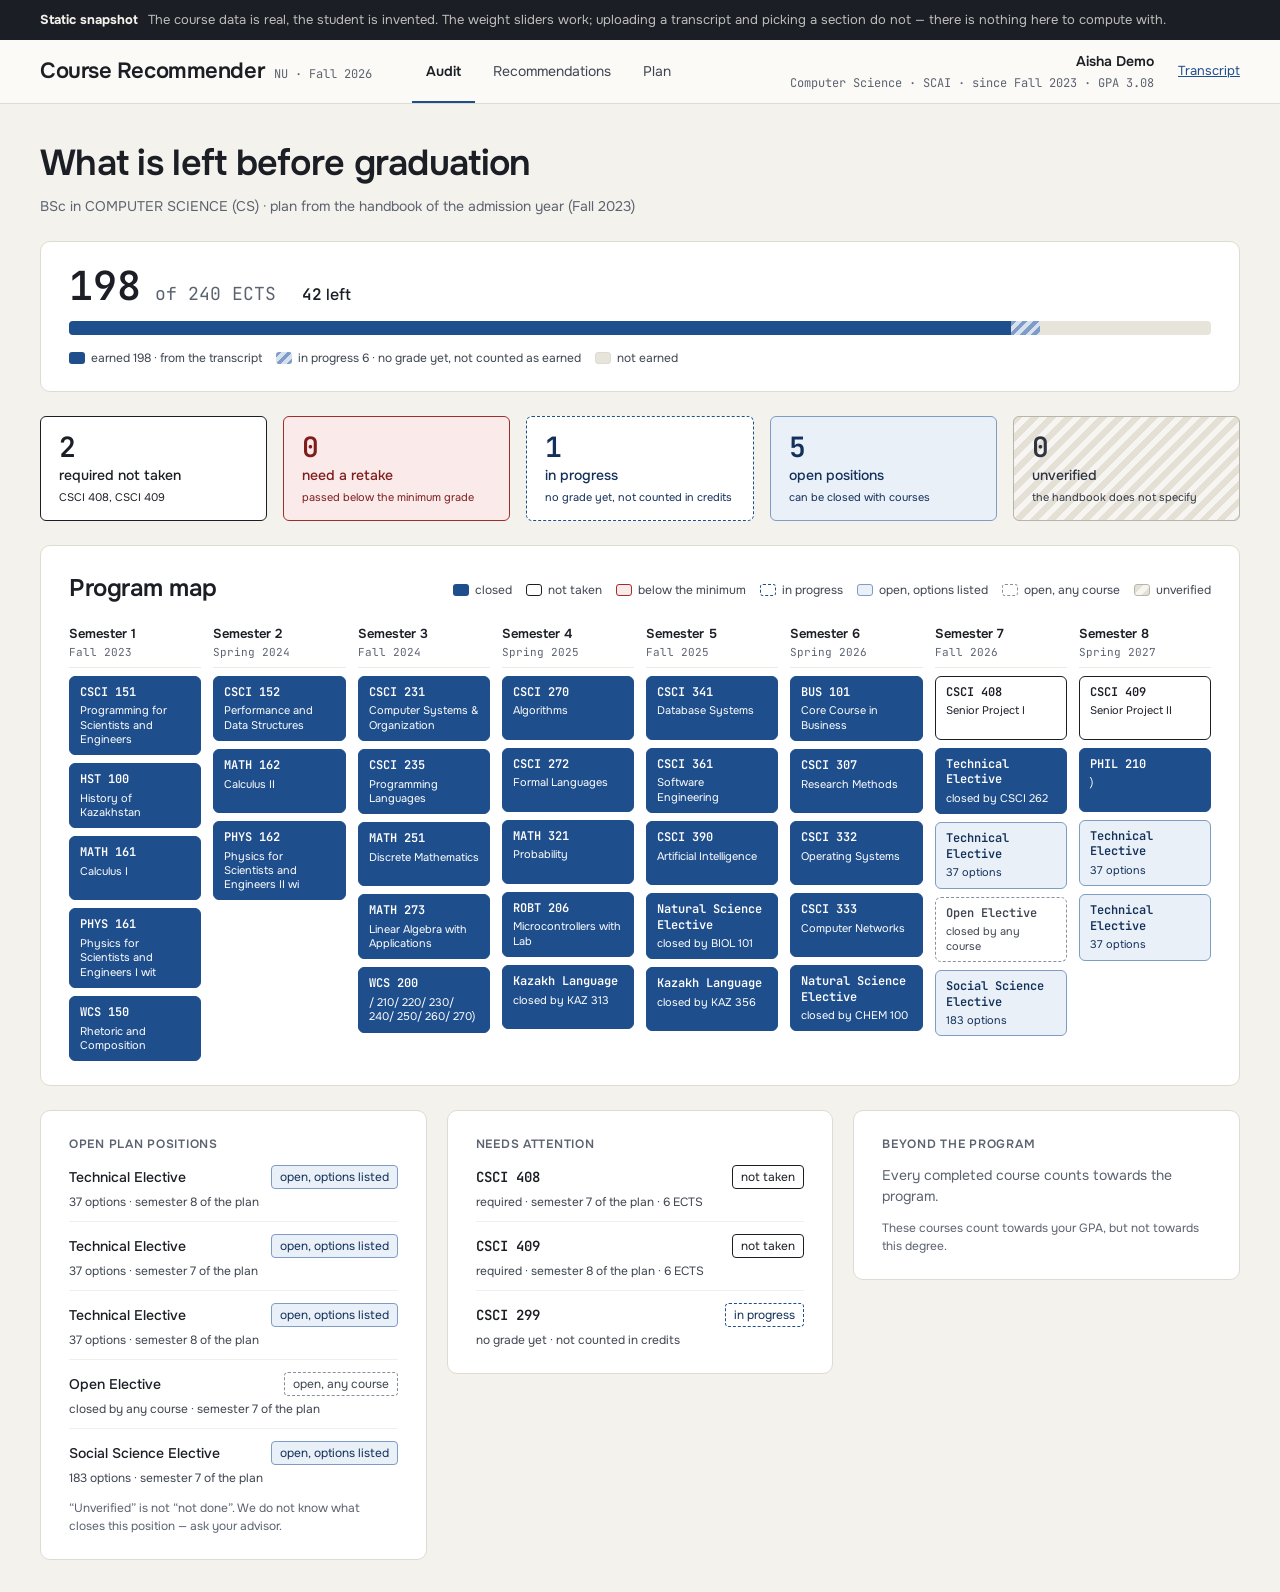
<file: docs/index.html>
<!doctype html>
<html lang="en">
<head>
<meta charset="utf-8">
<meta name="viewport" content="width=device-width, initial-scale=1">
<title>Course Recommender NU</title>
<link rel="stylesheet" href="https://fonts.googleapis.com/css2?family=JetBrains+Mono:wght@400;500;600&family=Onest:wght@400;500;600;700&display=swap">
<link rel="stylesheet" href="app.css">
</head>
<body>
<div style="padding: 10px 40px; background: #1b1e24; color: #f4f2ec; font-size: 13px;
            font-family: 'Onest', system-ui, sans-serif; display: flex; gap: 10px;
            flex-wrap: wrap; align-items: baseline">
  <strong>Static snapshot</strong>
  <span style="opacity: .75">The course data is real, the student is invented. The weight
  sliders work; uploading a transcript and picking a section do not — there is nothing here
  to compute with.</span>
</div>

<header class="header">
  <div class="header__left">
    <a class="brand" href="upload.html">
      <span class="brand__name">Course Recommender</span>
      <span class="brand__where">NU · Fall 2026</span>
    </a>
    
    <nav class="nav" aria-label="Sections">
      
      <a href="index.html" aria-current="page">Audit</a>
      
      <a href="courses.html" >Recommendations</a>
      
      <a href="plan.html" >Plan</a>
      
    </nav>
    
  </div>

  <div class="header__right">
    
    <div class="student">
      <span class="student__name">Aisha Demo</span>
      <span class="student__facts">Computer Science · SCAI · since Fall 2023 · GPA 3.08</span>
    </div>
    
    <a href="upload.html" style="font-size: 13px">Transcript</a>
  </div>
</header>


<div class="page">

  <div class="page__head">
    <div class="stack">
      <h1>What is left before graduation</h1>
      <p class="muted" style="margin: 0; font-size: 14px">
        BSc in COMPUTER SCIENCE (CS) · plan from the handbook of the admission year (Fall 2023)
      </p>
    </div>
  </div>

  <section class="card" style="display: flex; flex-direction: column; gap: 14px">
    <div style="display: flex; align-items: baseline; gap: 14px">
      <span class="stat stat--xl">198</span>
      <span class="mono muted" style="font-size: 18px">of 240 ECTS</span>
      
      <span style="font-size: 16px; font-weight: 500; margin-left: 12px">
        <span class="mono" style="font-weight: 600">42</span> left
      </span>
      
    </div>

    <div class="bar--stack">
      <span class="bar__earned" style="width: 82.5%"></span>
      <span class="bar__progress" style="width: 2.5%"></span>
    </div>

    <div class="legend">
      <span><span class="swatch" style="background: var(--blue)"></span>earned 198 · from the transcript</span>
      
      <span><span class="swatch bar__progress"></span>in progress 6 · no grade yet, not counted as earned</span>
      
      <span><span class="swatch" style="background: var(--track); border: 1px solid var(--line)"></span>not earned</span>
    </div>
  </section>

  <div class="tiles">
    
    <div class="tile tile--missing">
      <span class="stat">2</span>
      <span style="font-size: 14px; font-weight: 500">required not taken</span>
      <span class="tile__sub">CSCI 408, CSCI 409</span>
    </div>
    
    <div class="tile tile--retake">
      <span class="stat">0</span>
      <span style="font-size: 14px; font-weight: 500">need a retake</span>
      <span class="tile__sub">passed below the minimum grade</span>
    </div>
    
    <div class="tile tile--current">
      <span class="stat">1</span>
      <span style="font-size: 14px; font-weight: 500">in progress</span>
      <span class="tile__sub">no grade yet, not counted in credits</span>
    </div>
    
    <div class="tile tile--open">
      <span class="stat">5</span>
      <span style="font-size: 14px; font-weight: 500">open positions</span>
      <span class="tile__sub">can be closed with courses</span>
    </div>
    
    <div class="tile tile--unverified">
      <span class="stat">0</span>
      <span style="font-size: 14px; font-weight: 500">unverified</span>
      <span class="tile__sub">the handbook does not specify</span>
    </div>
    
  </div>

  <section class="card" style="display: flex; flex-direction: column; gap: 18px">
    <div style="display: flex; justify-content: space-between; align-items: baseline; gap: 24px">
      <h2>Program map</h2>
      <div class="legend">
        
        <span><span class="swatch tile--closed"></span>closed</span>
        
        <span><span class="swatch tile--missing"></span>not taken</span>
        
        <span><span class="swatch tile--retake"></span>below the minimum</span>
        
        <span><span class="swatch tile--current"></span>in progress</span>
        
        <span><span class="swatch tile--open"></span>open, options listed</span>
        
        <span><span class="swatch tile--any"></span>open, any course</span>
        
        <span><span class="swatch tile--unverified"></span>unverified</span>
        
      </div>
    </div>

    <div class="map">
      
      <div class="map__column">
        <div class="map__head">
          <span class="map__name">Semester 1</span>
          <span class="map__term">Fall 2023</span>
        </div>
        
        <div class="tile tile--closed">
          <span class="tile__name">CSCI 151</span>
          <span class="tile__sub">Programming for Scientists and Engineers</span>
        </div>
        
        <div class="tile tile--closed">
          <span class="tile__name">HST 100</span>
          <span class="tile__sub">History of Kazakhstan</span>
        </div>
        
        <div class="tile tile--closed">
          <span class="tile__name">MATH 161</span>
          <span class="tile__sub">Calculus I</span>
        </div>
        
        <div class="tile tile--closed">
          <span class="tile__name">PHYS 161</span>
          <span class="tile__sub">Physics for Scientists and Engineers I wit</span>
        </div>
        
        <div class="tile tile--closed">
          <span class="tile__name">WCS 150</span>
          <span class="tile__sub">Rhetoric and Composition</span>
        </div>
        
      </div>
      
      <div class="map__column">
        <div class="map__head">
          <span class="map__name">Semester 2</span>
          <span class="map__term">Spring 2024</span>
        </div>
        
        <div class="tile tile--closed">
          <span class="tile__name">CSCI 152</span>
          <span class="tile__sub">Performance and Data Structures</span>
        </div>
        
        <div class="tile tile--closed">
          <span class="tile__name">MATH 162</span>
          <span class="tile__sub">Calculus II</span>
        </div>
        
        <div class="tile tile--closed">
          <span class="tile__name">PHYS 162</span>
          <span class="tile__sub">Physics for Scientists and Engineers II wi</span>
        </div>
        
      </div>
      
      <div class="map__column">
        <div class="map__head">
          <span class="map__name">Semester 3</span>
          <span class="map__term">Fall 2024</span>
        </div>
        
        <div class="tile tile--closed">
          <span class="tile__name">CSCI 231</span>
          <span class="tile__sub">Computer Systems &amp; Organization</span>
        </div>
        
        <div class="tile tile--closed">
          <span class="tile__name">CSCI 235</span>
          <span class="tile__sub">Programming Languages</span>
        </div>
        
        <div class="tile tile--closed">
          <span class="tile__name">MATH 251</span>
          <span class="tile__sub">Discrete Mathematics</span>
        </div>
        
        <div class="tile tile--closed">
          <span class="tile__name">MATH 273</span>
          <span class="tile__sub">Linear Algebra with Applications</span>
        </div>
        
        <div class="tile tile--closed">
          <span class="tile__name">WCS 200</span>
          <span class="tile__sub">/ 210/ 220/ 230/ 240/ 250/ 260/ 270)</span>
        </div>
        
      </div>
      
      <div class="map__column">
        <div class="map__head">
          <span class="map__name">Semester 4</span>
          <span class="map__term">Spring 2025</span>
        </div>
        
        <div class="tile tile--closed">
          <span class="tile__name">CSCI 270</span>
          <span class="tile__sub">Algorithms</span>
        </div>
        
        <div class="tile tile--closed">
          <span class="tile__name">CSCI 272</span>
          <span class="tile__sub">Formal Languages</span>
        </div>
        
        <div class="tile tile--closed">
          <span class="tile__name">MATH 321</span>
          <span class="tile__sub">Probability</span>
        </div>
        
        <div class="tile tile--closed">
          <span class="tile__name">ROBT 206</span>
          <span class="tile__sub">Microcontrollers with Lab</span>
        </div>
        
        <div class="tile tile--closed">
          <span class="tile__name">Kazakh Language</span>
          <span class="tile__sub">closed by KAZ 313</span>
        </div>
        
      </div>
      
      <div class="map__column">
        <div class="map__head">
          <span class="map__name">Semester 5</span>
          <span class="map__term">Fall 2025</span>
        </div>
        
        <div class="tile tile--closed">
          <span class="tile__name">CSCI 341</span>
          <span class="tile__sub">Database Systems</span>
        </div>
        
        <div class="tile tile--closed">
          <span class="tile__name">CSCI 361</span>
          <span class="tile__sub">Software Engineering</span>
        </div>
        
        <div class="tile tile--closed">
          <span class="tile__name">CSCI 390</span>
          <span class="tile__sub">Artificial Intelligence</span>
        </div>
        
        <div class="tile tile--closed">
          <span class="tile__name">Natural Science Elective</span>
          <span class="tile__sub">closed by BIOL 101</span>
        </div>
        
        <div class="tile tile--closed">
          <span class="tile__name">Kazakh Language</span>
          <span class="tile__sub">closed by KAZ 356</span>
        </div>
        
      </div>
      
      <div class="map__column">
        <div class="map__head">
          <span class="map__name">Semester 6</span>
          <span class="map__term">Spring 2026</span>
        </div>
        
        <div class="tile tile--closed">
          <span class="tile__name">BUS 101</span>
          <span class="tile__sub">Core Course in Business</span>
        </div>
        
        <div class="tile tile--closed">
          <span class="tile__name">CSCI 307</span>
          <span class="tile__sub">Research Methods</span>
        </div>
        
        <div class="tile tile--closed">
          <span class="tile__name">CSCI 332</span>
          <span class="tile__sub">Operating Systems</span>
        </div>
        
        <div class="tile tile--closed">
          <span class="tile__name">CSCI 333</span>
          <span class="tile__sub">Computer Networks</span>
        </div>
        
        <div class="tile tile--closed">
          <span class="tile__name">Natural Science Elective</span>
          <span class="tile__sub">closed by CHEM 100</span>
        </div>
        
      </div>
      
      <div class="map__column">
        <div class="map__head">
          <span class="map__name">Semester 7</span>
          <span class="map__term">Fall 2026</span>
        </div>
        
        <div class="tile tile--missing">
          <span class="tile__name">CSCI 408</span>
          <span class="tile__sub">Senior Project I</span>
        </div>
        
        <div class="tile tile--closed">
          <span class="tile__name">Technical Elective</span>
          <span class="tile__sub">closed by CSCI 262</span>
        </div>
        
        <div class="tile tile--open">
          <span class="tile__name">Technical Elective</span>
          <span class="tile__sub">37 options</span>
        </div>
        
        <div class="tile tile--any">
          <span class="tile__name">Open Elective</span>
          <span class="tile__sub">closed by any course</span>
        </div>
        
        <div class="tile tile--open">
          <span class="tile__name">Social Science Elective</span>
          <span class="tile__sub">183 options</span>
        </div>
        
      </div>
      
      <div class="map__column">
        <div class="map__head">
          <span class="map__name">Semester 8</span>
          <span class="map__term">Spring 2027</span>
        </div>
        
        <div class="tile tile--missing">
          <span class="tile__name">CSCI 409</span>
          <span class="tile__sub">Senior Project II</span>
        </div>
        
        <div class="tile tile--closed">
          <span class="tile__name">PHIL 210</span>
          <span class="tile__sub">)</span>
        </div>
        
        <div class="tile tile--open">
          <span class="tile__name">Technical Elective</span>
          <span class="tile__sub">37 options</span>
        </div>
        
        <div class="tile tile--open">
          <span class="tile__name">Technical Elective</span>
          <span class="tile__sub">37 options</span>
        </div>
        
      </div>
      
    </div>
  </section>

  <div class="columns">

    <section class="card" style="display: flex; flex-direction: column; gap: 12px">
      <h2 class="label">Open plan positions</h2>
      
      <div class="rows">
        
        <div class="row">
          <div class="row__top">
            <span style="font-size: 14px; font-weight: 500">Technical Elective</span>
            <span class="chip chip--open">open, options listed</span>
          </div>
          <span class="row__detail">37 options · semester 8 of the plan</span>
        </div>
        
        <div class="row">
          <div class="row__top">
            <span style="font-size: 14px; font-weight: 500">Technical Elective</span>
            <span class="chip chip--open">open, options listed</span>
          </div>
          <span class="row__detail">37 options · semester 7 of the plan</span>
        </div>
        
        <div class="row">
          <div class="row__top">
            <span style="font-size: 14px; font-weight: 500">Technical Elective</span>
            <span class="chip chip--open">open, options listed</span>
          </div>
          <span class="row__detail">37 options · semester 8 of the plan</span>
        </div>
        
        <div class="row">
          <div class="row__top">
            <span style="font-size: 14px; font-weight: 500">Open Elective</span>
            <span class="chip chip--any">open, any course</span>
          </div>
          <span class="row__detail">closed by any course · semester 7 of the plan</span>
        </div>
        
        <div class="row">
          <div class="row__top">
            <span style="font-size: 14px; font-weight: 500">Social Science Elective</span>
            <span class="chip chip--open">open, options listed</span>
          </div>
          <span class="row__detail">183 options · semester 7 of the plan</span>
        </div>
        
      </div>
      
      <p class="muted" style="margin: 0; font-size: 12px">
        “Unverified” is not “not done”. We do not know what closes this position — ask your advisor.
      </p>
    </section>

    <section class="card" style="display: flex; flex-direction: column; gap: 12px">
      <h2 class="label">Needs attention</h2>
      
      <div class="rows">
        
        <div class="row">
          <div class="row__top">
            <span class="mono" style="font-size: 14px; font-weight: 600">CSCI 408</span>
            <span class="chip chip--missing">
              not taken
            </span>
          </div>
          <span class="row__detail">required · semester 7 of the plan · 6 ECTS</span>
        </div>
        
        <div class="row">
          <div class="row__top">
            <span class="mono" style="font-size: 14px; font-weight: 600">CSCI 409</span>
            <span class="chip chip--missing">
              not taken
            </span>
          </div>
          <span class="row__detail">required · semester 8 of the plan · 6 ECTS</span>
        </div>
        
        <div class="row">
          <div class="row__top">
            <span class="mono" style="font-size: 14px; font-weight: 600">CSCI 299</span>
            <span class="chip chip--current">
              in progress
            </span>
          </div>
          <span class="row__detail">no grade yet · not counted in credits</span>
        </div>
        
      </div>
      
    </section>

    <section class="card" style="display: flex; flex-direction: column; gap: 12px">
      <h2 class="label">Beyond the program</h2>
      
      <p class="muted" style="margin: 0; font-size: 14px">Every completed course counts towards the program.</p>
      
      <p class="muted" style="margin: 0; font-size: 12px">
        These courses count towards your GPA, but not towards this degree.
      </p>
    </section>

  </div>
</div>


</body>
</html>
</file>
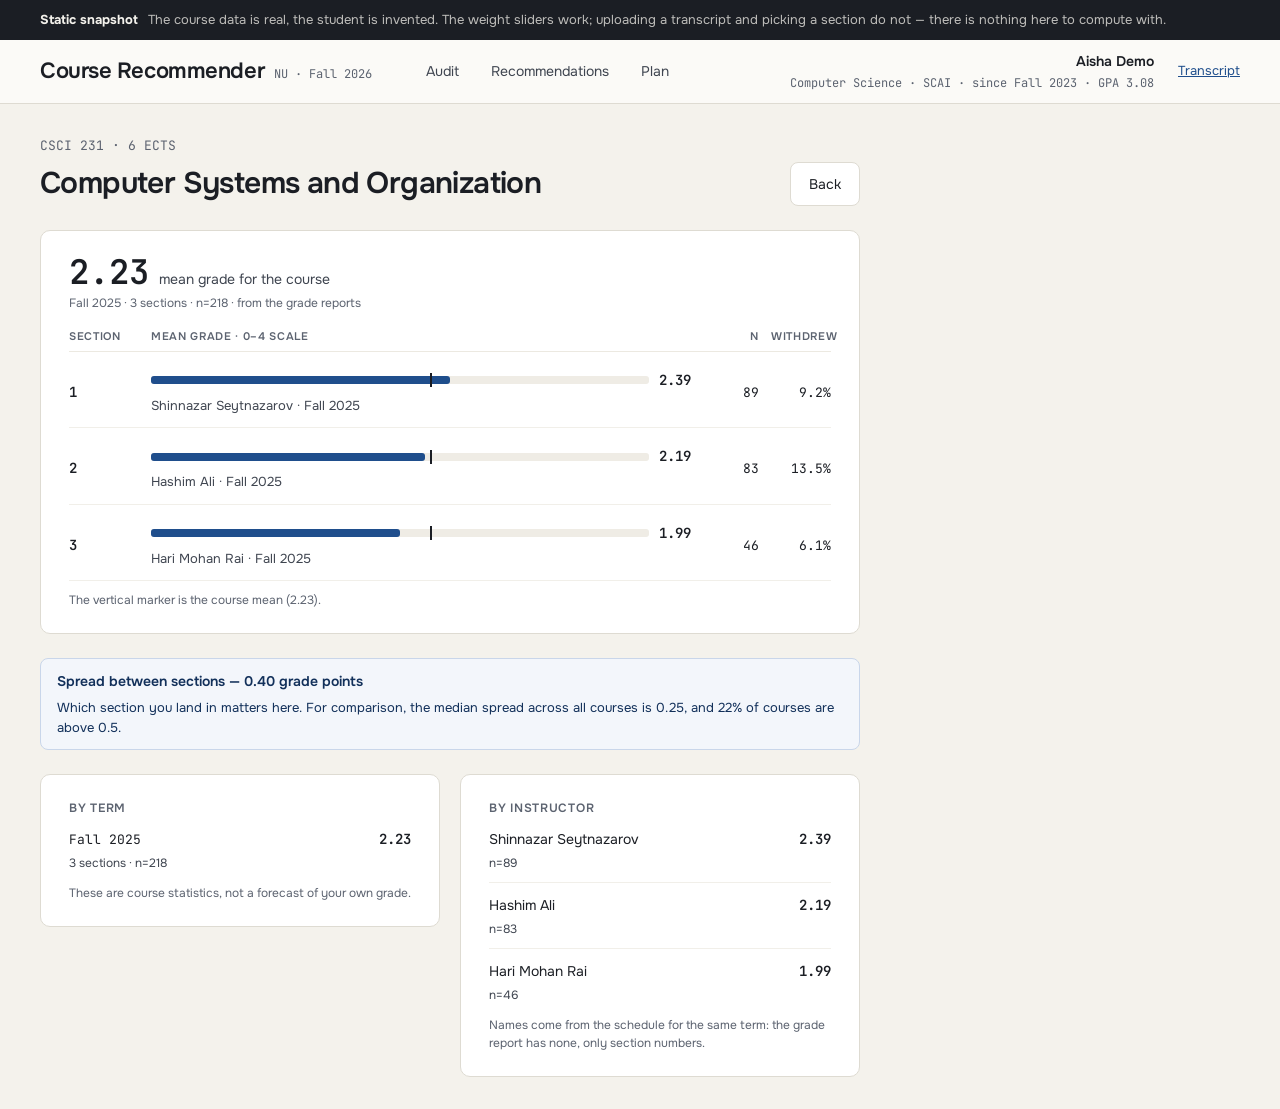
<file: docs/course.html>
<!doctype html>
<html lang="en">
<head>
<meta charset="utf-8">
<meta name="viewport" content="width=device-width, initial-scale=1">
<title>CSCI 231 — statistics</title>
<link rel="stylesheet" href="https://fonts.googleapis.com/css2?family=JetBrains+Mono:wght@400;500;600&family=Onest:wght@400;500;600;700&display=swap">
<link rel="stylesheet" href="app.css">
</head>
<body>
<div style="padding: 10px 40px; background: #1b1e24; color: #f4f2ec; font-size: 13px;
            font-family: 'Onest', system-ui, sans-serif; display: flex; gap: 10px;
            flex-wrap: wrap; align-items: baseline">
  <strong>Static snapshot</strong>
  <span style="opacity: .75">The course data is real, the student is invented. The weight
  sliders work; uploading a transcript and picking a section do not — there is nothing here
  to compute with.</span>
</div>

<header class="header">
  <div class="header__left">
    <a class="brand" href="upload.html">
      <span class="brand__name">Course Recommender</span>
      <span class="brand__where">NU · Fall 2026</span>
    </a>
    
    <nav class="nav" aria-label="Sections">
      
      <a href="index.html" >Audit</a>
      
      <a href="courses.html" >Recommendations</a>
      
      <a href="plan.html" >Plan</a>
      
    </nav>
    
  </div>

  <div class="header__right">
    
    <div class="student">
      <span class="student__name">Aisha Demo</span>
      <span class="student__facts">Computer Science · SCAI · since Fall 2023 · GPA 3.08</span>
    </div>
    
    <a href="upload.html" style="font-size: 13px">Transcript</a>
  </div>
</header>


<div class="page" style="max-width: 900px">

  <div class="page__head">
    <div class="stack">
      <span class="mono muted" style="font-size: 13px">
        CSCI 231 · 6 ECTS
      </span>
      <h1 style="font-size: 30px">Computer Systems and Organization</h1>
    </div>
    <a class="button" href="courses.html">Back</a>
  </div>

  

  
  <section class="card" style="display: flex; flex-direction: column; gap: 16px">
    <div class="stack" style="gap: 4px">
      <div style="display: flex; align-items: baseline; gap: 10px">
        <span class="stat stat--l">2.23</span>
        <span style="font-size: 14px; color: var(--ink-2)">mean grade for the course</span>
      </div>
      <span class="muted" style="font-size: 12px">
        Fall 2025 · 3 sections · n=218 · from the grade reports
      </span>
    </div>

    <div class="sections">
      <div class="sections__head">
        <span>Section</span><span>Mean grade · 0–4 scale</span>
        <span style="text-align: right">n</span><span style="text-align: right">withdrew</span>
      </div>
      
      <div class="sections__row ">
        <span class="mono" style="font-size: 14px; font-weight: 600">1</span>
        <div class="stack" style="gap: 5px; min-width: 0">
          <div style="display: flex; align-items: center; gap: 10px">
            <div class="scale">
              <div class="scale__fill" style="width: 60%"></div>
              <span class="scale__marker" style="left: 56%"></span>
            </div>
            <span class="mono" style="font-size: 14px; font-weight: 600; width: 36px">2.39</span>
          </div>
          <span style="font-size: 13px; color: var(--ink-2)">
            Shinnazar Seytnazarov · Fall 2025
          </span>
        </div>
        <span class="mono" style="font-size: 13px; text-align: right">89</span>
        <span class="mono" style="font-size: 13px; text-align: right">9.2%</span>
      </div>
      
      <div class="sections__row ">
        <span class="mono" style="font-size: 14px; font-weight: 600">2</span>
        <div class="stack" style="gap: 5px; min-width: 0">
          <div style="display: flex; align-items: center; gap: 10px">
            <div class="scale">
              <div class="scale__fill" style="width: 55%"></div>
              <span class="scale__marker" style="left: 56%"></span>
            </div>
            <span class="mono" style="font-size: 14px; font-weight: 600; width: 36px">2.19</span>
          </div>
          <span style="font-size: 13px; color: var(--ink-2)">
            Hashim Ali · Fall 2025
          </span>
        </div>
        <span class="mono" style="font-size: 13px; text-align: right">83</span>
        <span class="mono" style="font-size: 13px; text-align: right">13.5%</span>
      </div>
      
      <div class="sections__row ">
        <span class="mono" style="font-size: 14px; font-weight: 600">3</span>
        <div class="stack" style="gap: 5px; min-width: 0">
          <div style="display: flex; align-items: center; gap: 10px">
            <div class="scale">
              <div class="scale__fill" style="width: 50%"></div>
              <span class="scale__marker" style="left: 56%"></span>
            </div>
            <span class="mono" style="font-size: 14px; font-weight: 600; width: 36px">1.99</span>
          </div>
          <span style="font-size: 13px; color: var(--ink-2)">
            Hari Mohan Rai · Fall 2025
          </span>
        </div>
        <span class="mono" style="font-size: 13px; text-align: right">46</span>
        <span class="mono" style="font-size: 13px; text-align: right">6.1%</span>
      </div>
      
      <span class="muted" style="font-size: 12px; margin-top: 4px">
        The vertical marker is the course mean (2.23).
      </span>
    </div>
  </section>

  
  <section class="notice notice--blue" style="display: flex; flex-direction: column; gap: 6px">
    <span style="font-size: 14px; font-weight: 600">Spread between sections — 0.40 grade points</span>
    <span style="font-size: 13px; line-height: 1.5">
      
      Which section you land in matters here. For comparison, the median spread across all courses is
      0.25, and 22% of courses are above 0.5.
      
    </span>
  </section>
  

  <div class="columns" style="grid-template-columns: repeat(2, minmax(0, 1fr))">

    <section class="card" style="display: flex; flex-direction: column; gap: 12px">
      <h2 class="label">By term</h2>
      <div class="rows">
        
        <div class="row">
          <div class="row__top">
            <span class="mono" style="font-size: 13px">Fall 2025</span>
            <span class="mono" style="font-size: 14px; font-weight: 600">2.23</span>
          </div>
          <span class="row__detail">3 sections · n=218</span>
        </div>
        
      </div>
      <p class="muted" style="margin: 0; font-size: 12px">
        These are course statistics, not a forecast of your own grade.
      </p>
    </section>

    <section class="card" style="display: flex; flex-direction: column; gap: 12px">
      <h2 class="label">By instructor</h2>
      <div class="rows">
        
        <div class="row">
          <div class="row__top">
            <span style="font-size: 14px">Shinnazar Seytnazarov</span>
            <span class="mono" style="font-size: 14px; font-weight: 600">2.39</span>
          </div>
          <span class="row__detail">n=89</span>
        </div>
        
        <div class="row">
          <div class="row__top">
            <span style="font-size: 14px">Hashim Ali</span>
            <span class="mono" style="font-size: 14px; font-weight: 600">2.19</span>
          </div>
          <span class="row__detail">n=83</span>
        </div>
        
        <div class="row">
          <div class="row__top">
            <span style="font-size: 14px">Hari Mohan Rai</span>
            <span class="mono" style="font-size: 14px; font-weight: 600">1.99</span>
          </div>
          <span class="row__detail">n=46</span>
        </div>
        
      </div>
      <p class="muted" style="margin: 0; font-size: 12px">
        Names come from the schedule for the same term: the grade report has none, only section numbers.
      </p>
    </section>

  </div>
  
</div>


</body>
</html>
</file>
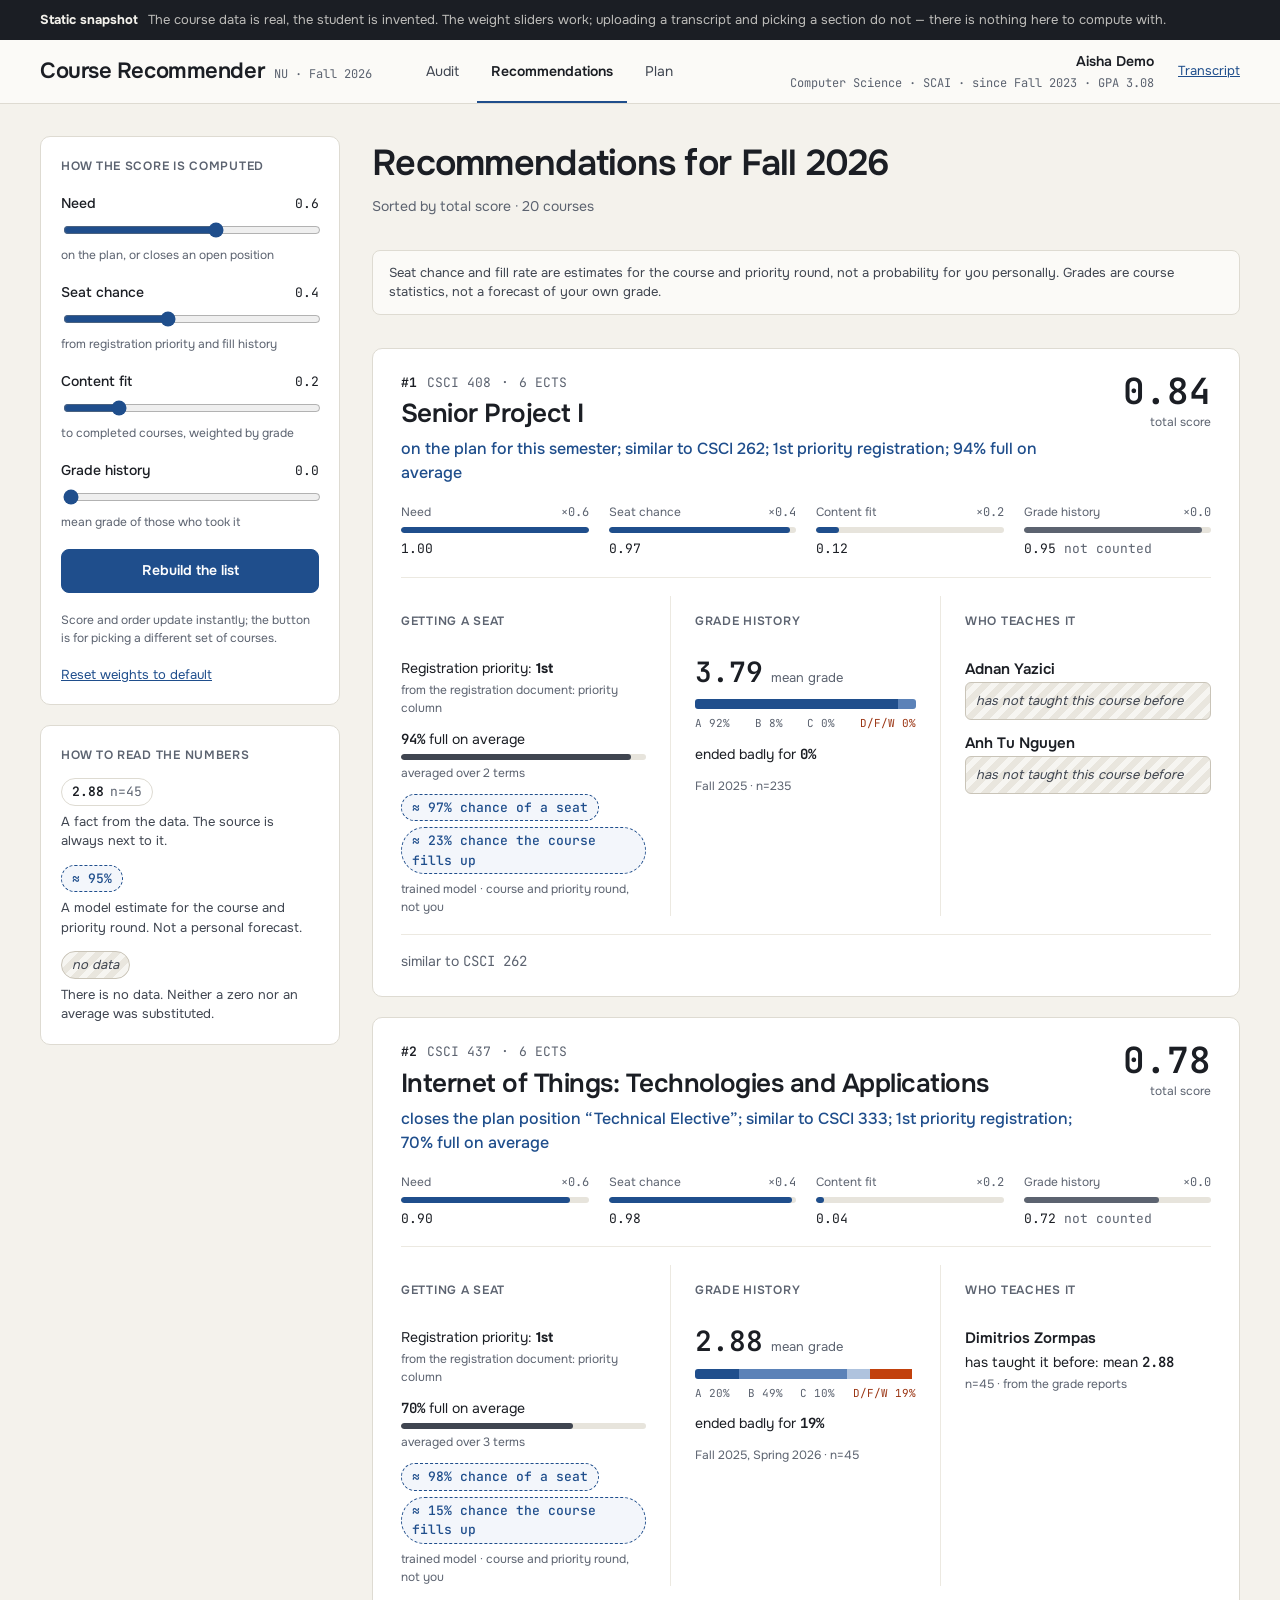
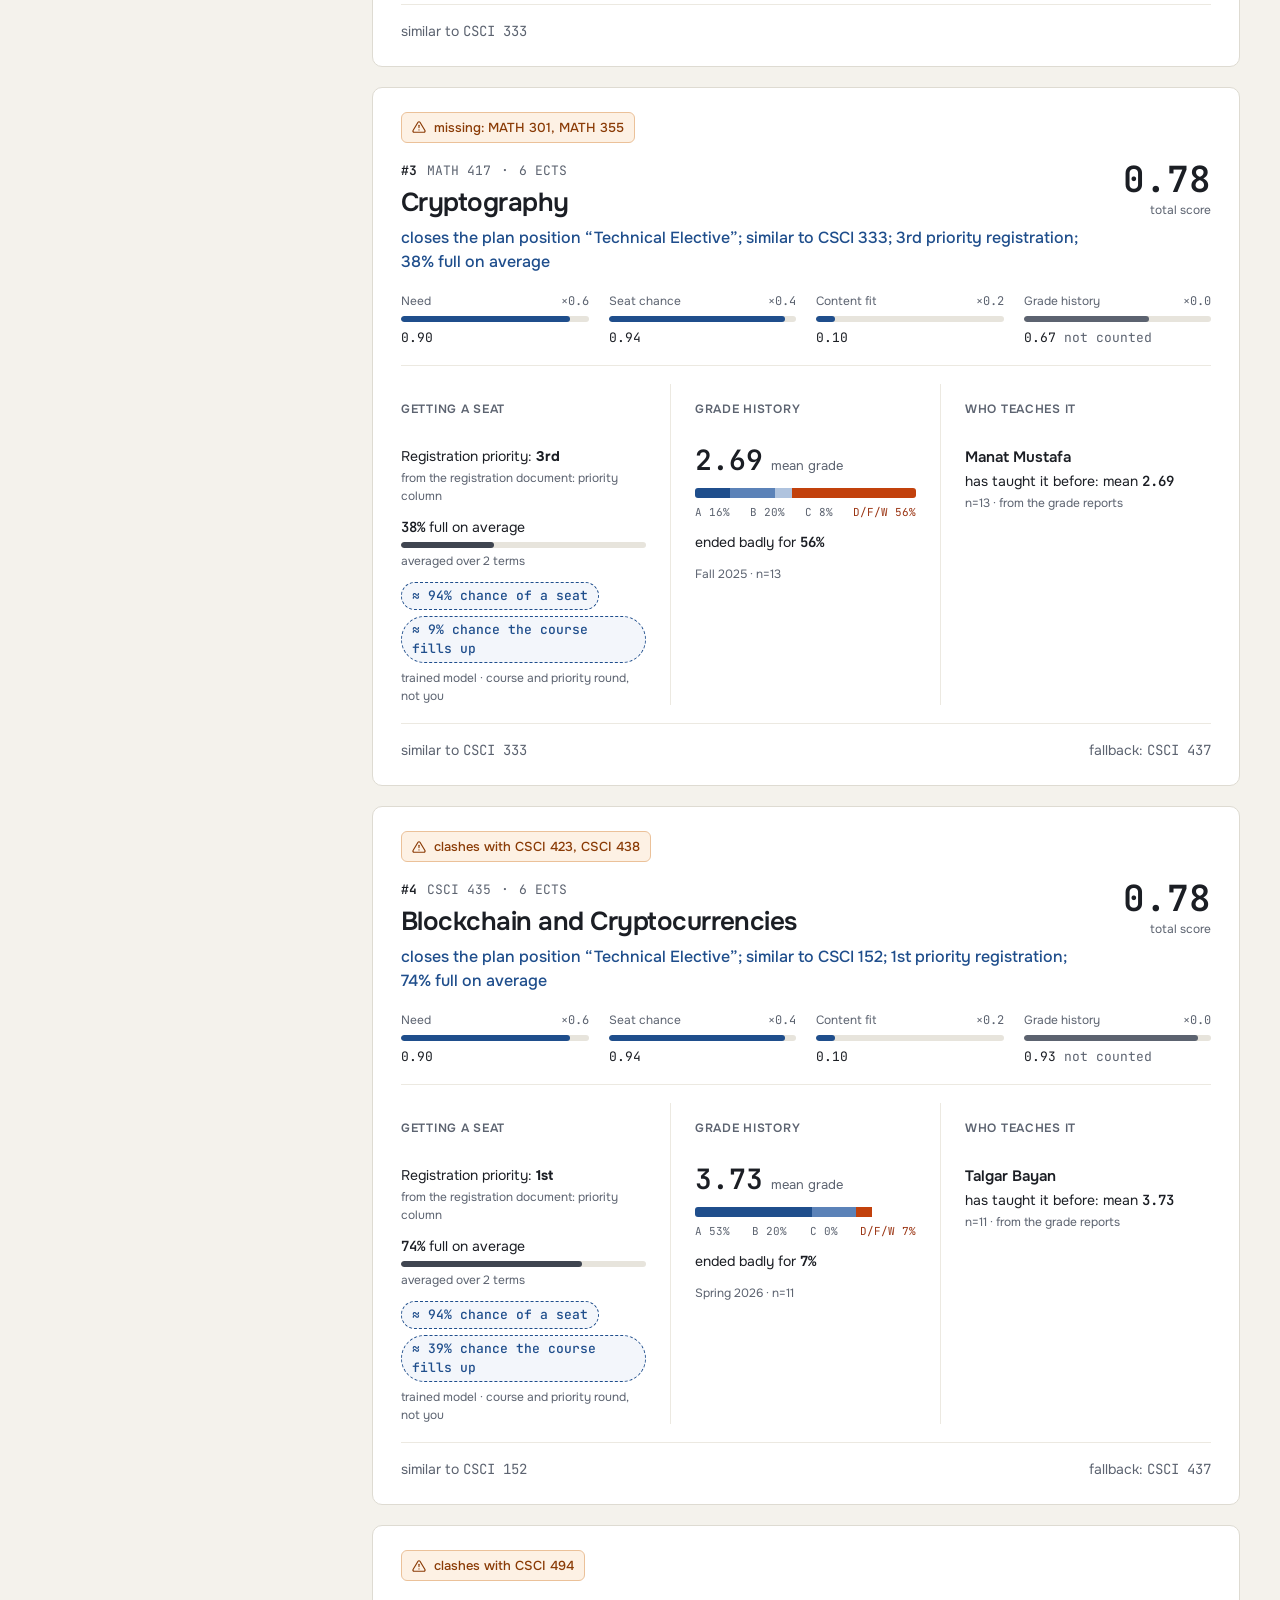
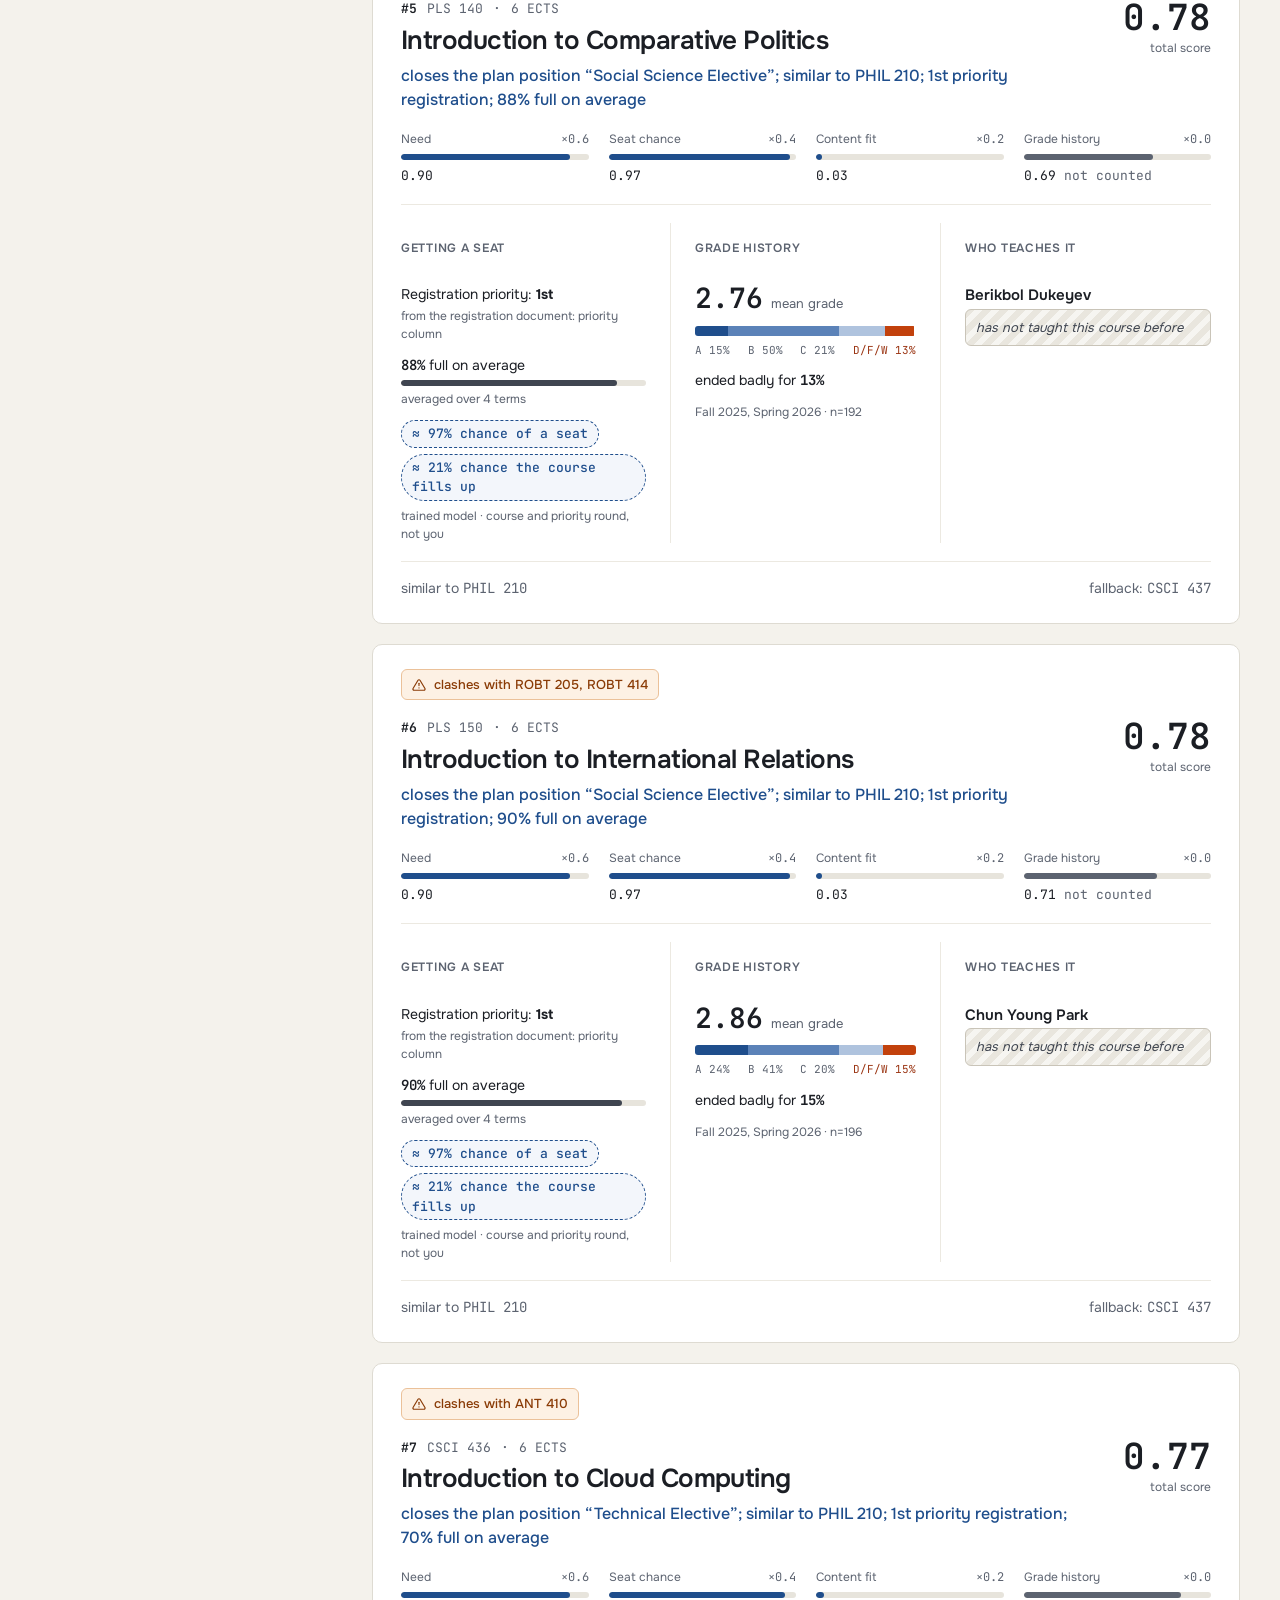
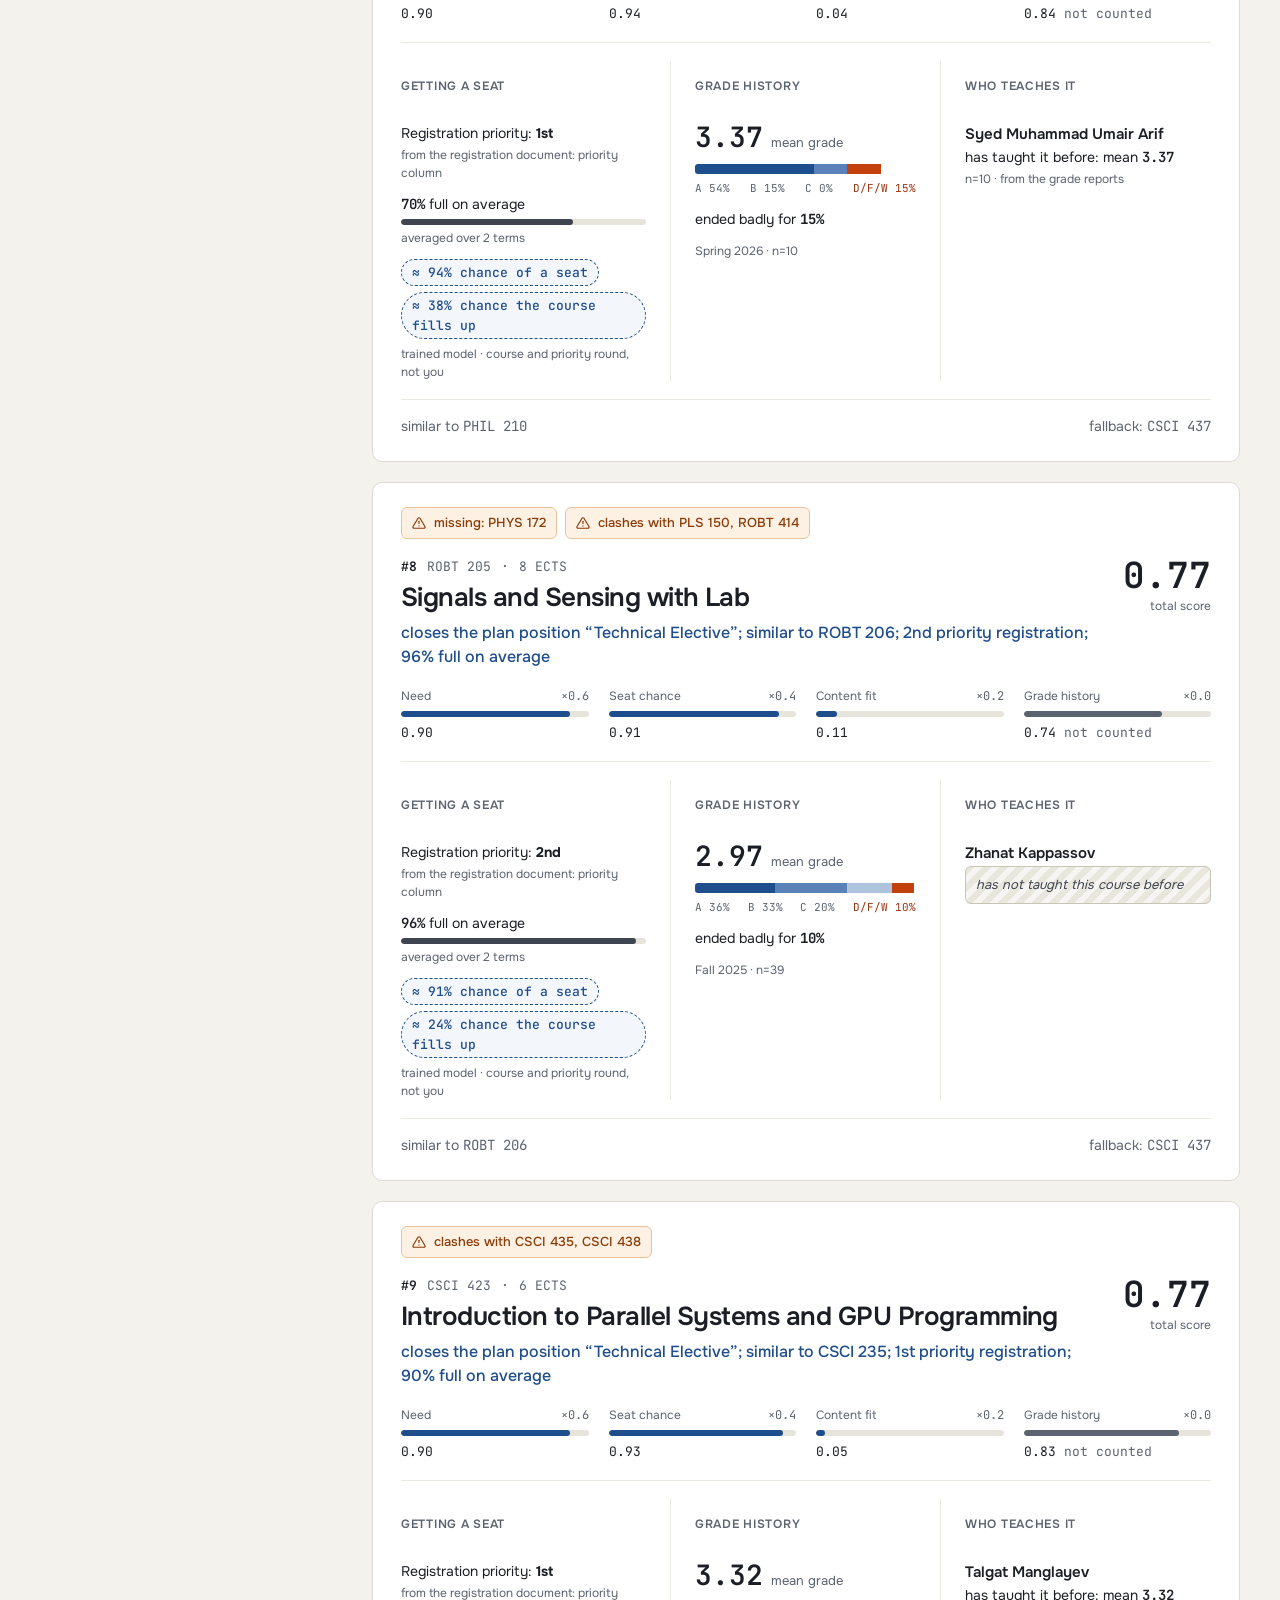
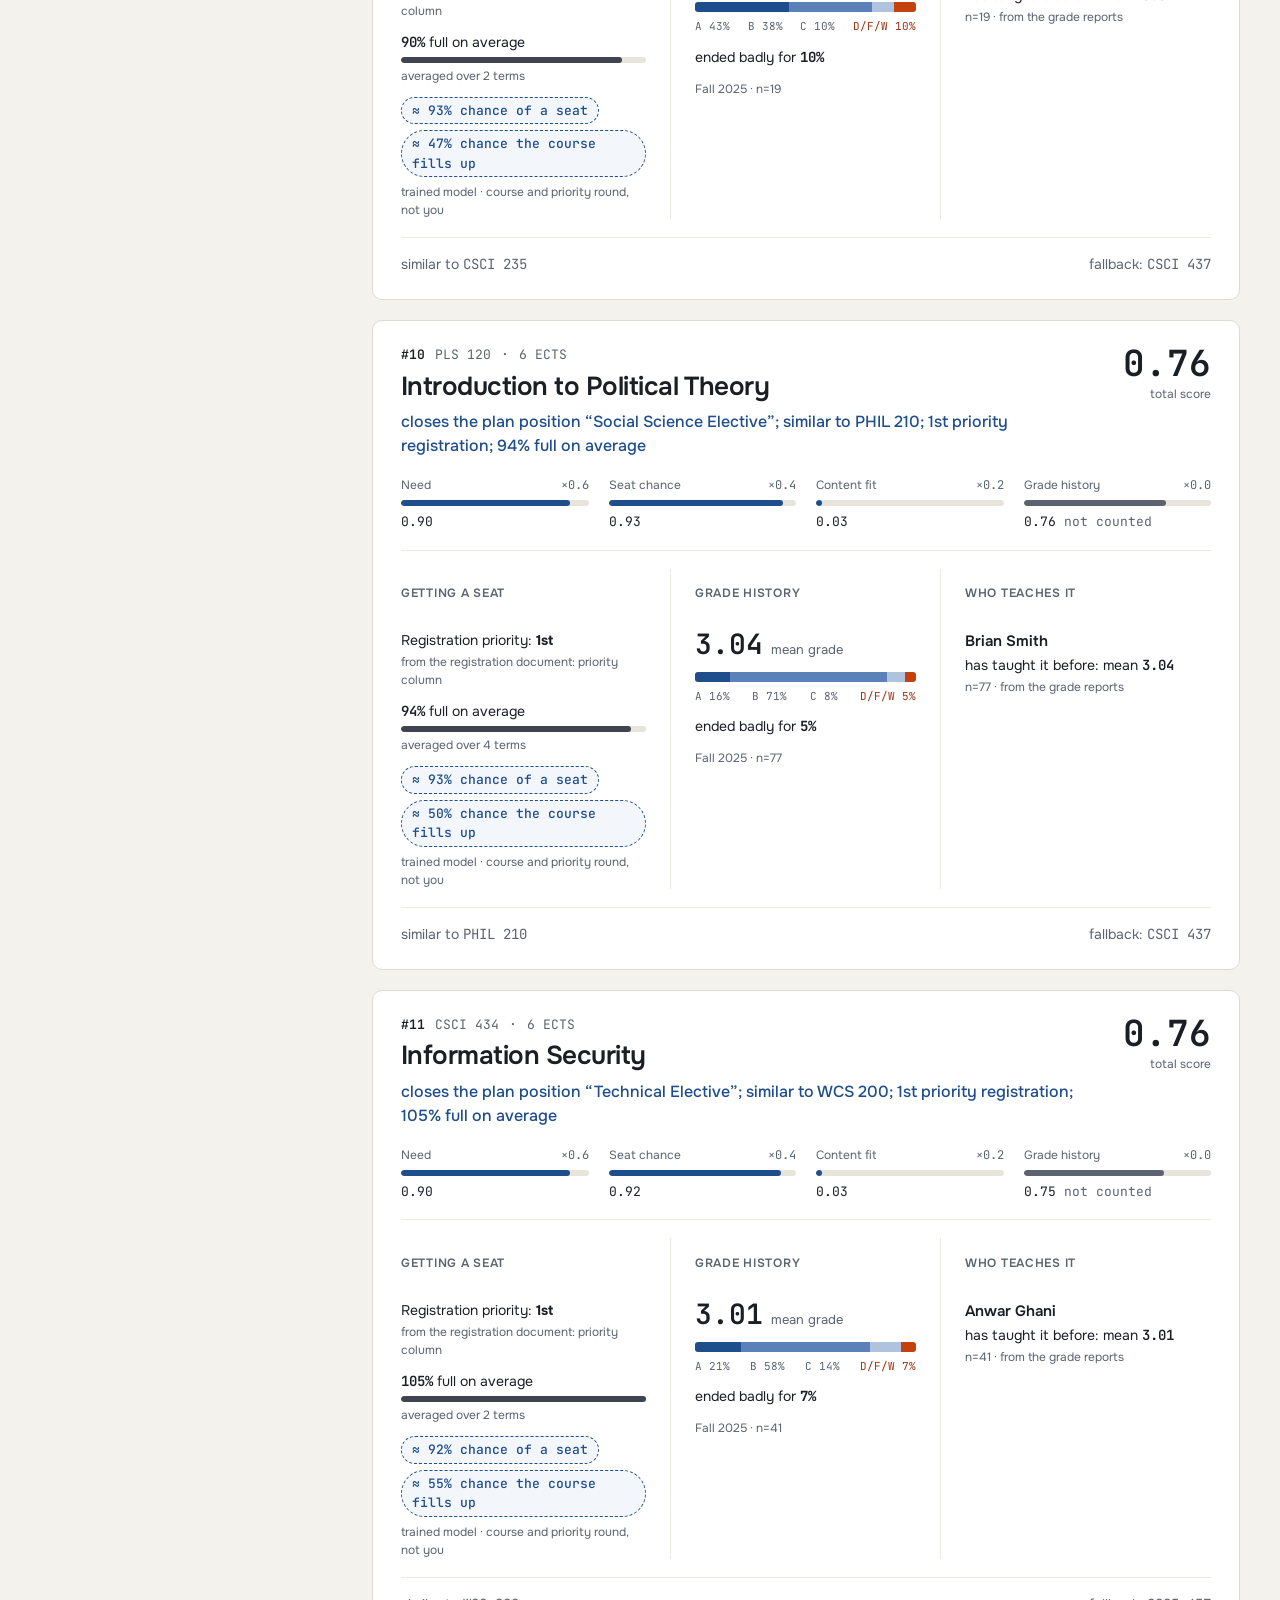
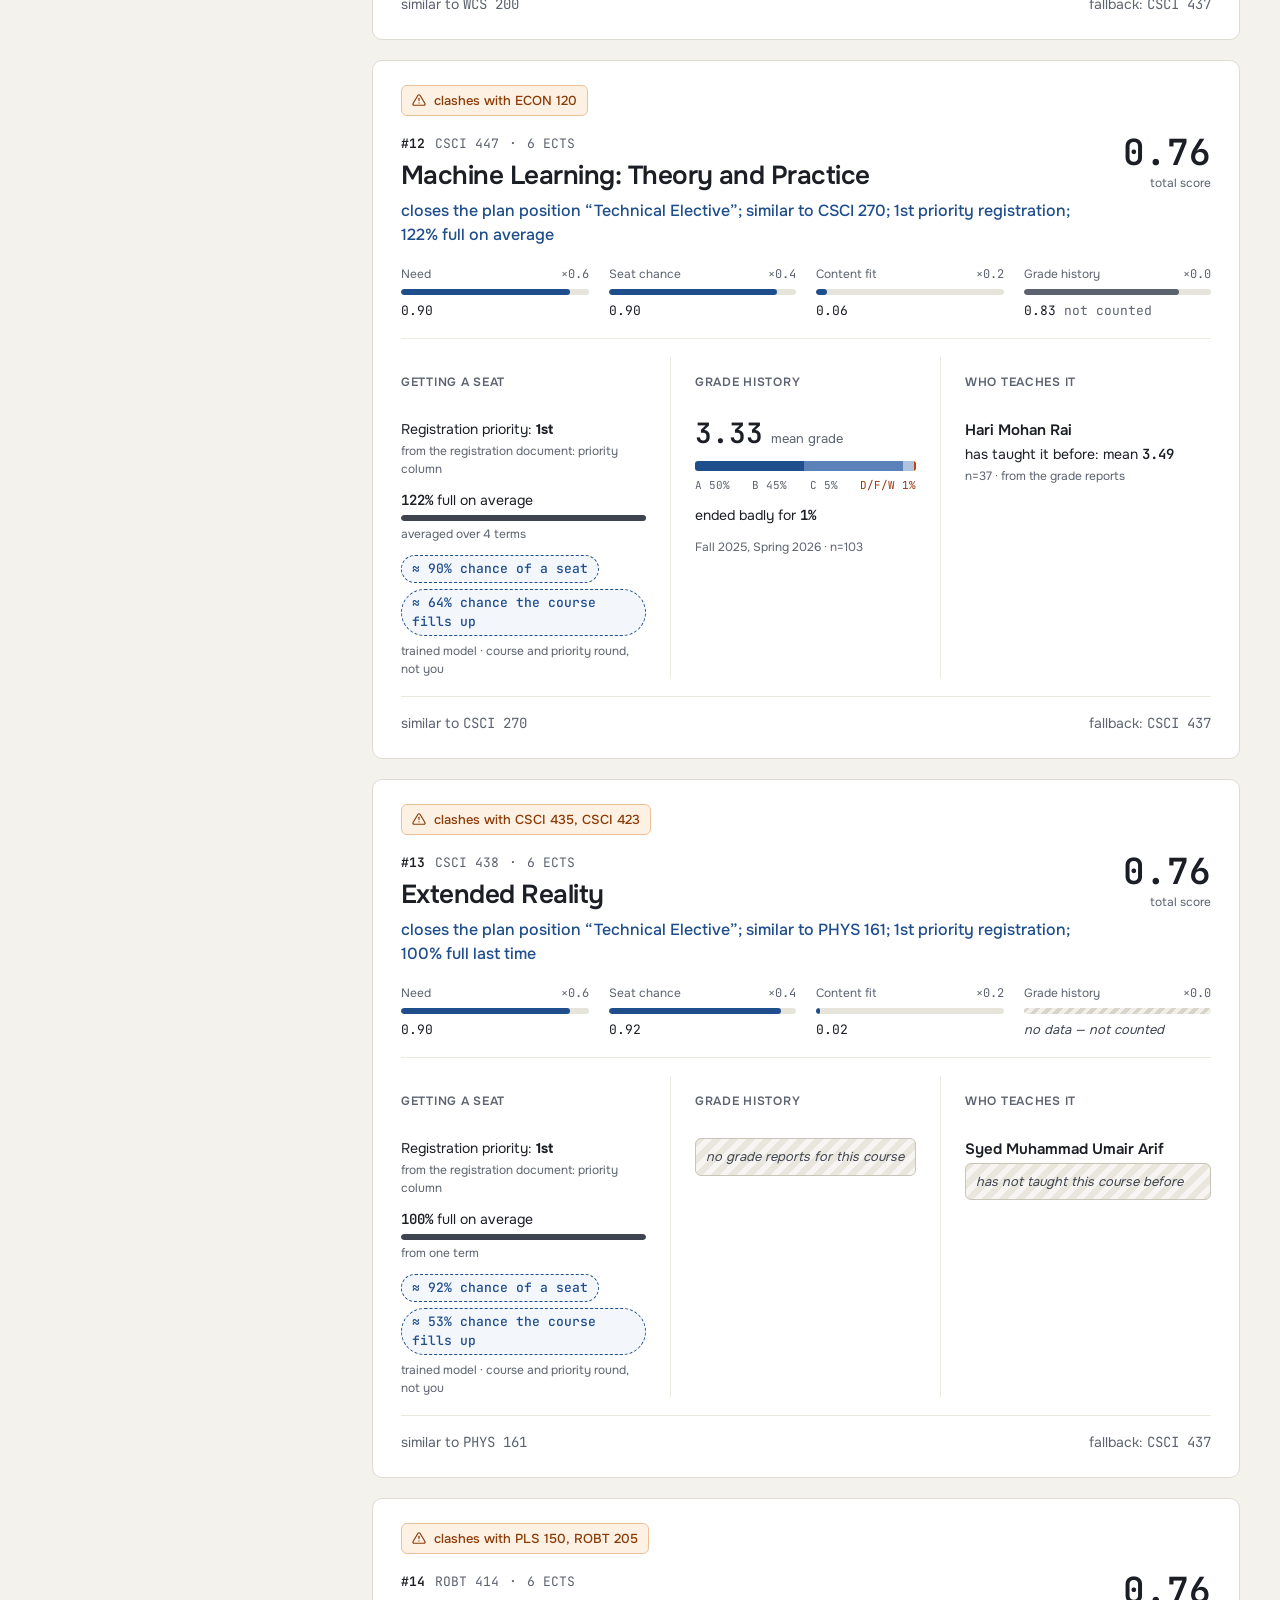
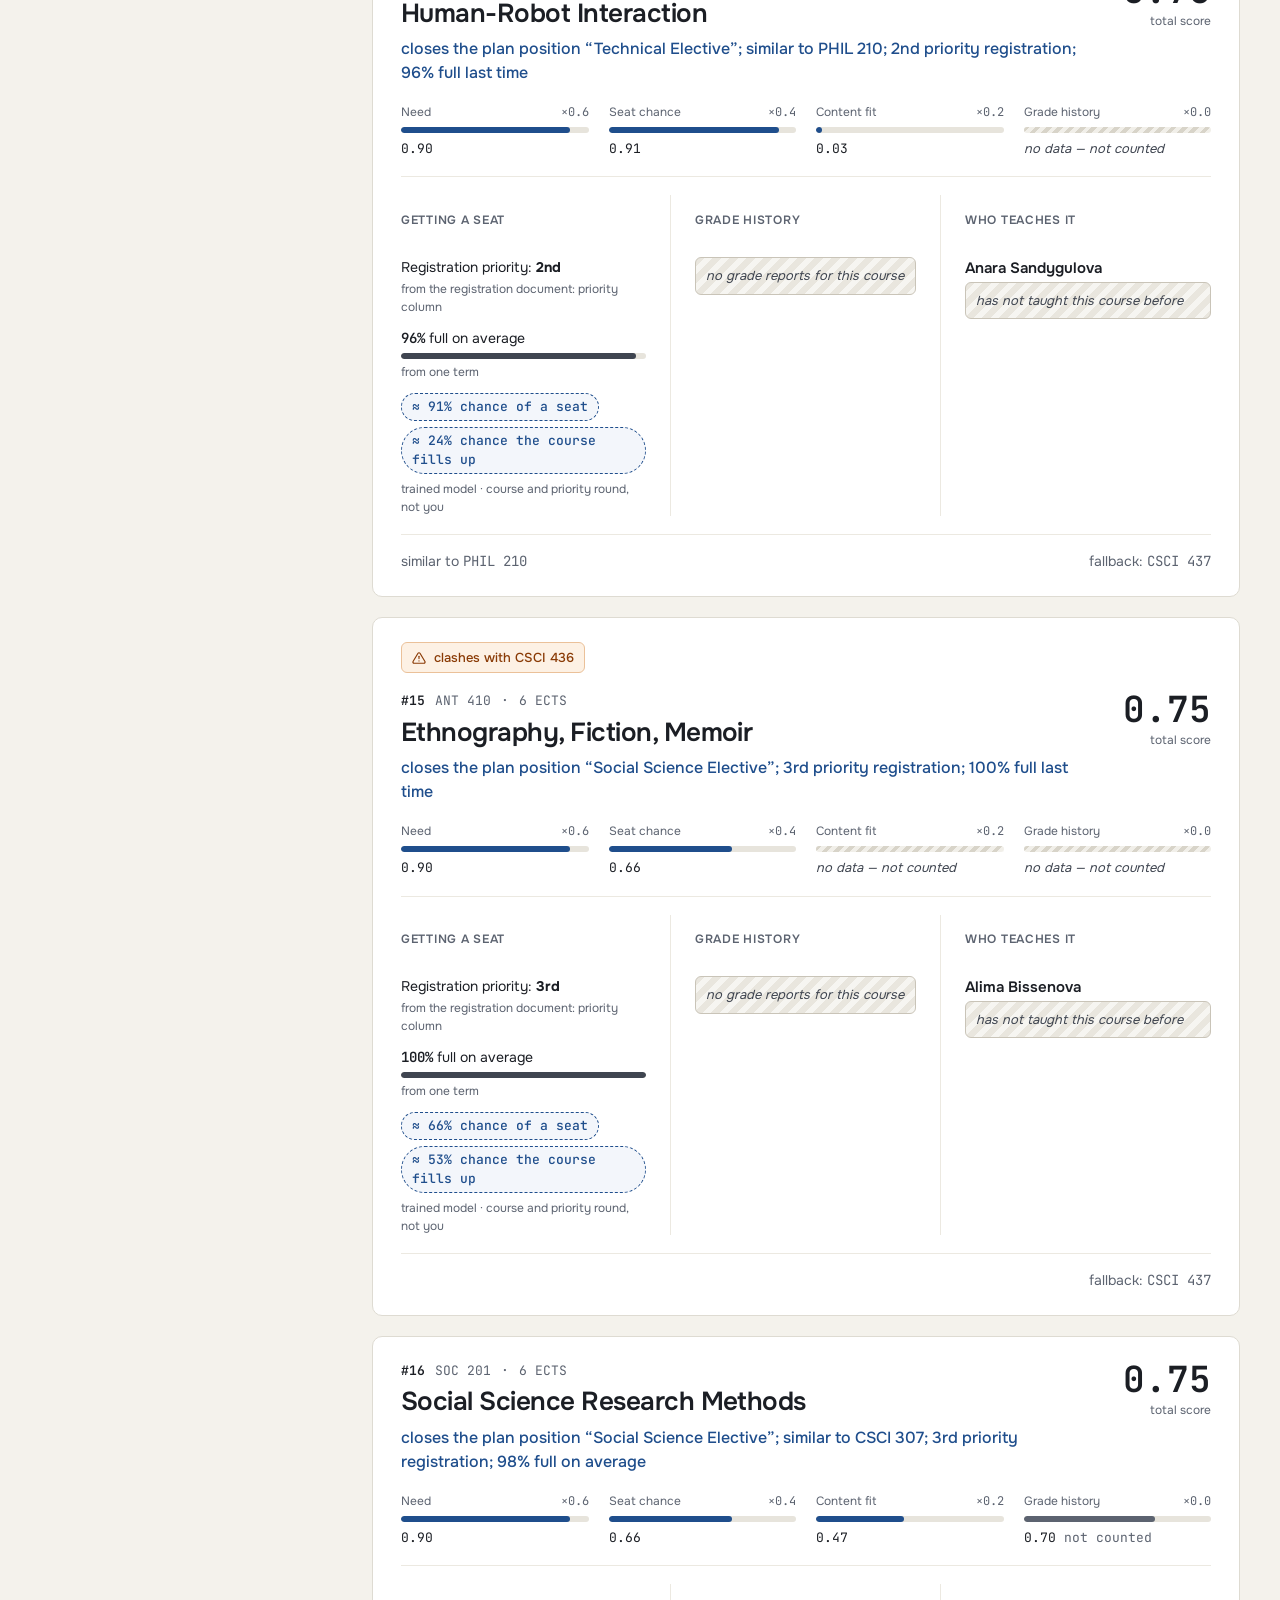
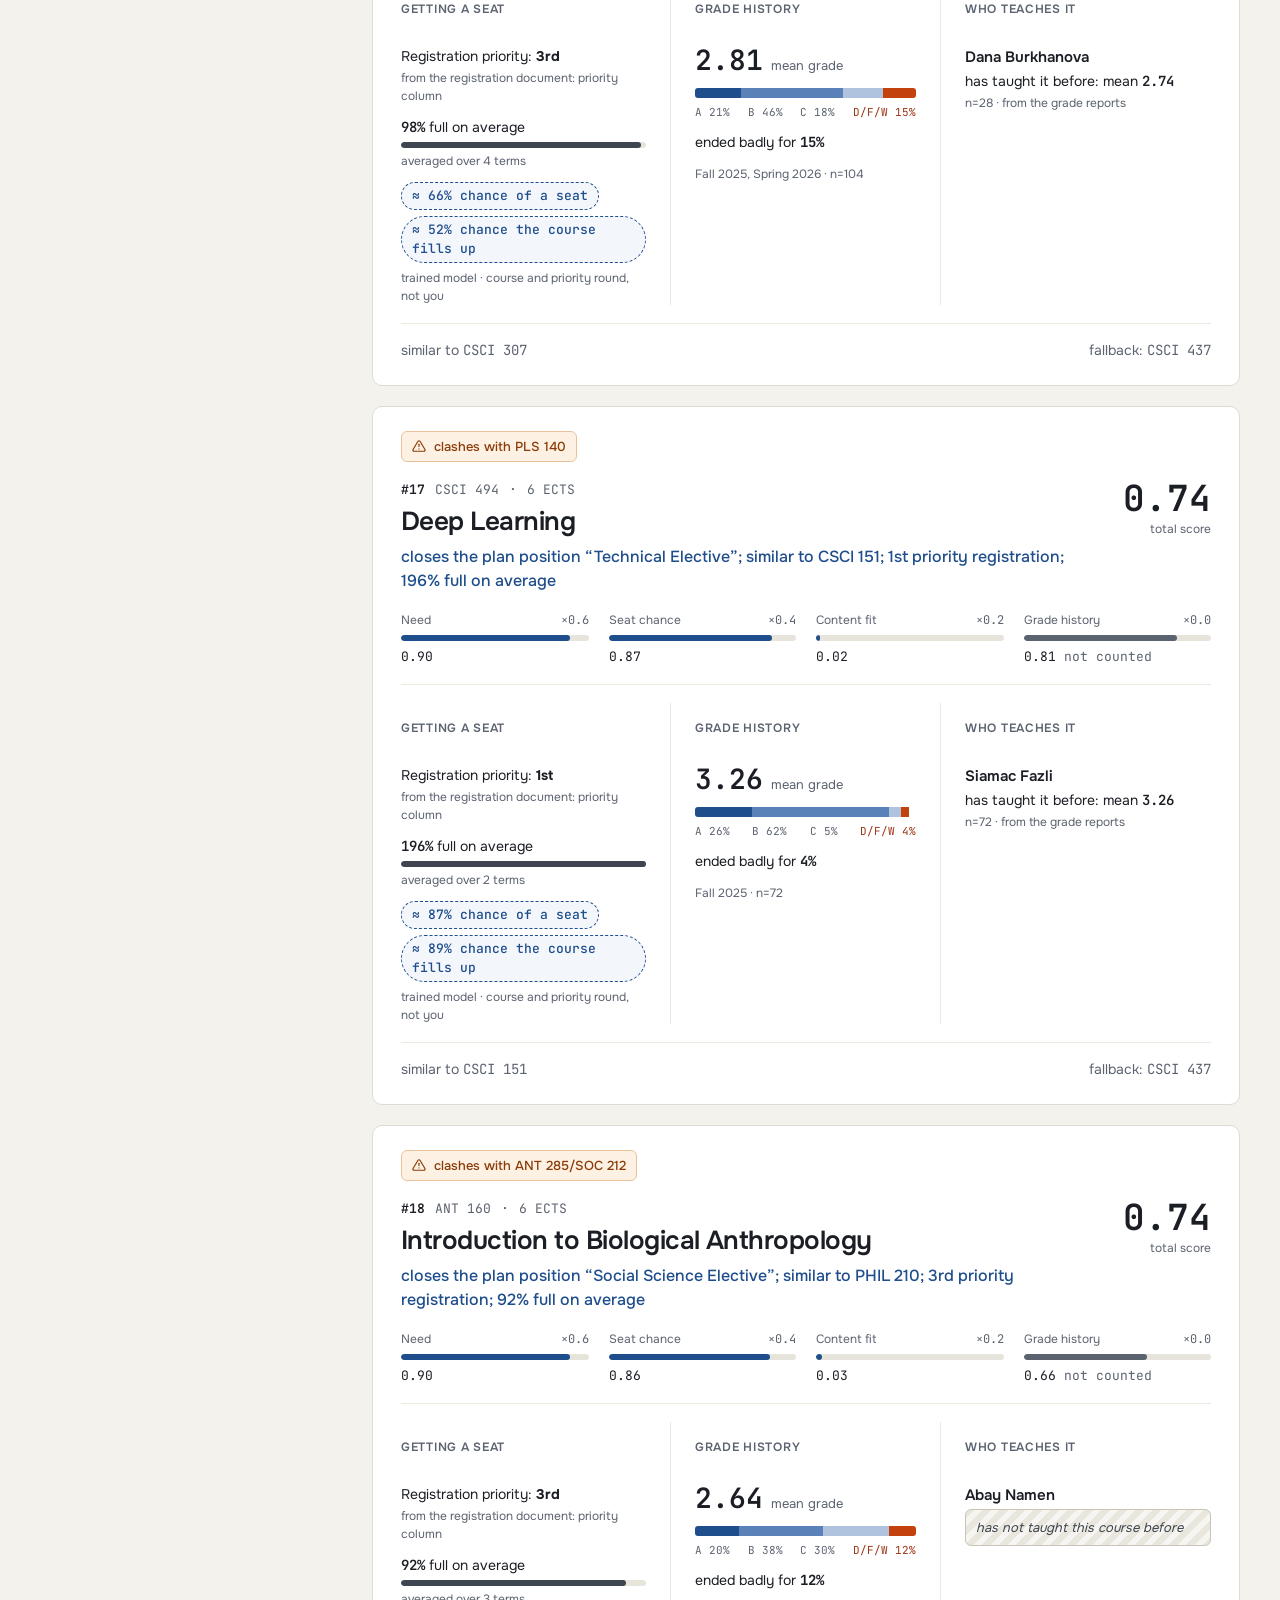
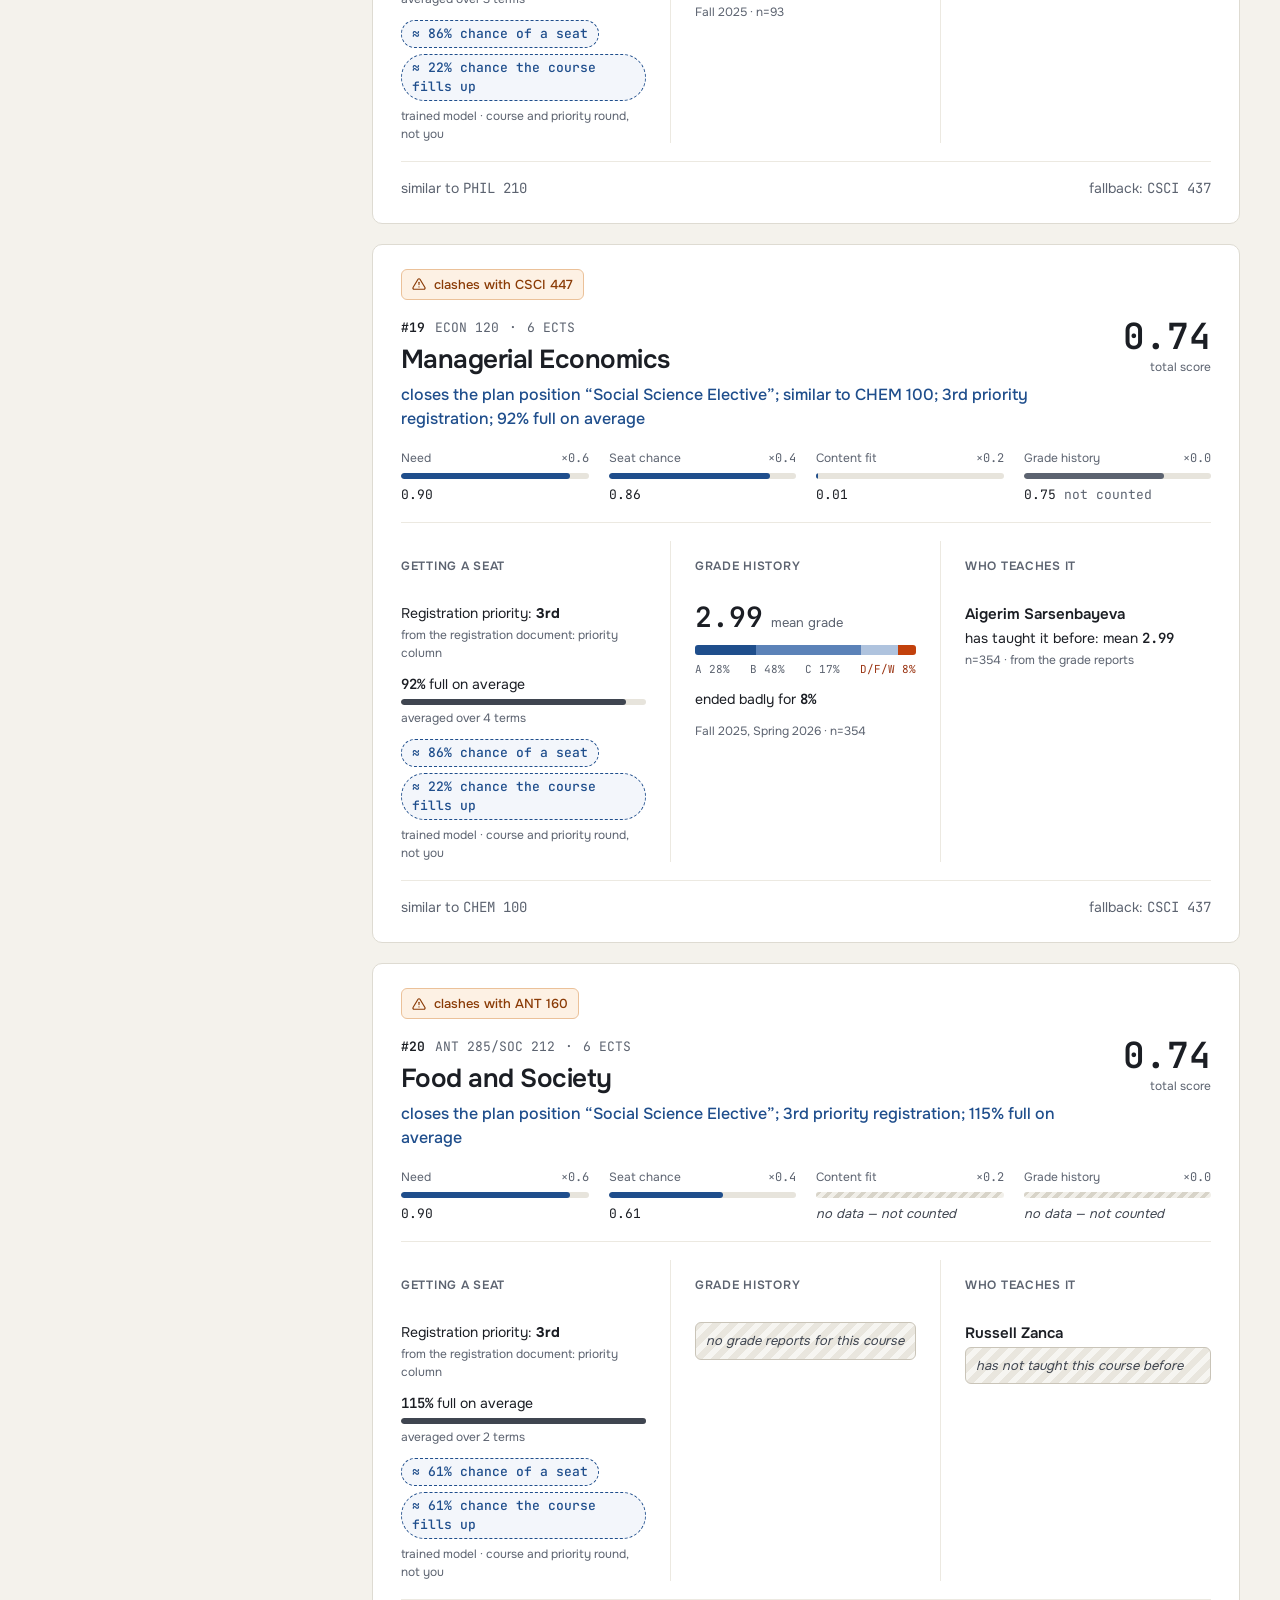
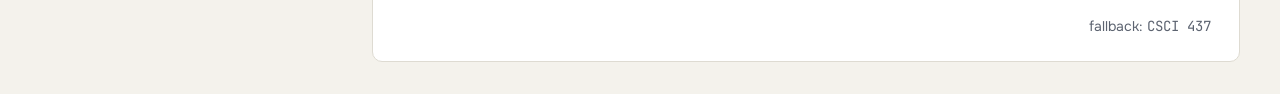
<file: docs/courses.html>
<!doctype html>
<html lang="en">
<head>
<meta charset="utf-8">
<meta name="viewport" content="width=device-width, initial-scale=1">
<title>Recommendations<script src="rank.js"></script>
</title>
<link rel="stylesheet" href="https://fonts.googleapis.com/css2?family=JetBrains+Mono:wght@400;500;600&family=Onest:wght@400;500;600;700&display=swap">
<link rel="stylesheet" href="app.css">
</head>
<body>
<div style="padding: 10px 40px; background: #1b1e24; color: #f4f2ec; font-size: 13px;
            font-family: 'Onest', system-ui, sans-serif; display: flex; gap: 10px;
            flex-wrap: wrap; align-items: baseline">
  <strong>Static snapshot</strong>
  <span style="opacity: .75">The course data is real, the student is invented. The weight
  sliders work; uploading a transcript and picking a section do not — there is nothing here
  to compute with.</span>
</div>

<header class="header">
  <div class="header__left">
    <a class="brand" href="upload.html">
      <span class="brand__name">Course Recommender</span>
      <span class="brand__where">NU · Fall 2026</span>
    </a>
    
    <nav class="nav" aria-label="Sections">
      
      <a href="index.html" >Audit</a>
      
      <a href="courses.html" aria-current="page">Recommendations</a>
      
      <a href="plan.html" >Plan</a>
      
    </nav>
    
  </div>

  <div class="header__right">
    
    <div class="student">
      <span class="student__name">Aisha Demo</span>
      <span class="student__facts">Computer Science · SCAI · since Fall 2023 · GPA 3.08</span>
    </div>
    
    <a href="upload.html" style="font-size: 13px">Transcript</a>
  </div>
</header>


<div class="page">
<div class="layout">

  <aside class="sidebar">
    <form class="card" id="weights" method="get" action="#" style="display: flex; flex-direction: column; gap: 18px">
      <h2 class="label">How the score is computed</h2>
      
      <div class="control">
        <div class="control__top">
          <label for="w-need">Need</label>
          <output class="mono" for="w-need" id="out-need"
                  style="font-size: 13px">0.6</output>
        </div>
        <input id="w-need" name="need" type="range"
               min="0" max="1" step="0.1" value="0.6"
               oninput="document.getElementById('out-need').value = (+this.value).toFixed(1)">
        <span class="control__hint">on the plan, or closes an open position</span>
      </div>
      
      <div class="control">
        <div class="control__top">
          <label for="w-access">Seat chance</label>
          <output class="mono" for="w-access" id="out-access"
                  style="font-size: 13px">0.4</output>
        </div>
        <input id="w-access" name="access" type="range"
               min="0" max="1" step="0.1" value="0.4"
               oninput="document.getElementById('out-access').value = (+this.value).toFixed(1)">
        <span class="control__hint">from registration priority and fill history</span>
      </div>
      
      <div class="control">
        <div class="control__top">
          <label for="w-fit">Content fit</label>
          <output class="mono" for="w-fit" id="out-fit"
                  style="font-size: 13px">0.2</output>
        </div>
        <input id="w-fit" name="fit" type="range"
               min="0" max="1" step="0.1" value="0.2"
               oninput="document.getElementById('out-fit').value = (+this.value).toFixed(1)">
        <span class="control__hint">to completed courses, weighted by grade</span>
      </div>
      
      <div class="control">
        <div class="control__top">
          <label for="w-ease">Grade history</label>
          <output class="mono" for="w-ease" id="out-ease"
                  style="font-size: 13px">0.0</output>
        </div>
        <input id="w-ease" name="ease" type="range"
               min="0" max="1" step="0.1" value="0.0"
               oninput="document.getElementById('out-ease').value = (+this.value).toFixed(1)">
        <span class="control__hint">mean grade of those who took it</span>
      </div>
      
      <button class="button button--primary" type="submit">Rebuild the list</button>
      <span class="control__hint" data-live-note hidden>Score and order update instantly; the button is for picking a different set of courses.</span>
      <a href="courses.html" style="font-size: 13px">Reset weights to default</a>
    </form>

    <section class="card" style="display: flex; flex-direction: column; gap: 14px">
      <h2 class="label">How to read the numbers</h2>
      <div class="stack" style="gap: 6px">
        <span class="pill pill--fact" style="align-self: flex-start">2.88 <span class="muted" style="font-weight: 400">n=45</span></span>
        <span style="font-size: 13px; color: var(--ink-2)">A fact from the data. The source is always next to it.</span>
      </div>
      <div class="stack" style="gap: 6px">
        <span class="pill pill--estimate" style="align-self: flex-start">≈ 95%</span>
        <span style="font-size: 13px; color: var(--ink-2)">A model estimate for the course and priority round. Not a personal forecast.</span>
      </div>
      <div class="stack" style="gap: 6px">
        <span class="missing missing--inline" style="align-self: flex-start">no data</span>
        <span style="font-size: 13px; color: var(--ink-2)">There is no data. Neither a zero nor an average was substituted.</span>
      </div>
    </section>
  </aside>

  <main class="main">
    <div class="page__head">
      <div class="stack">
        <h1>Recommendations for Fall 2026</h1>
        <p class="muted" style="margin: 0; font-size: 14px">
          Sorted by total score · 20 courses
        </p>
      </div>
    </div>

    <p class="notice">
      Seat chance and fill rate are estimates for the course and priority round, not a probability for you personally.
      Grades are course statistics, not a forecast of your own grade.
    </p>

    

    <div id="courses" style="display: flex; flex-direction: column; gap: 20px">
    
    <article class="card course"
             data-need="1.00" data-access="0.97" data-fit="0.12" data-ease="0.95" >

      

      <div class="course__head">
        <div class="stack" style="min-width: 0">
          <div class="course__meta">
            <span class="course__rank" data-rank>#1</span>
            <span>CSCI 408</span><span>·</span><span>6 ECTS</span>
          </div>
          <h3><a href="course.html" style="color: inherit; text-decoration: none">Senior Project I</a></h3>
          <p class="course__why">on the plan for this semester; similar to CSCI 262; 1st priority registration; 94% full on average</p>
        </div>
        <div class="course__score">
          <span class="stat" data-score>0.84</span>
          <span class="muted" style="font-size: 12px">total score</span>
        </div>
      </div>

      <div class="components">
        
        <div class="component " data-part="need">
          <div class="component__top">
            <span>Need</span>
            <span class="mono" data-weight>×0.6</span>
          </div>
          
          <div class="bar"><div class="bar__fill" style="width: 100%"></div></div>
          <span class="mono" style="font-size: 13px">1.00<span class="muted" data-uncounted hidden> not counted</span></span>
          
        </div>
        
        <div class="component " data-part="access">
          <div class="component__top">
            <span>Seat chance</span>
            <span class="mono" data-weight>×0.4</span>
          </div>
          
          <div class="bar"><div class="bar__fill" style="width: 97%"></div></div>
          <span class="mono" style="font-size: 13px">0.97<span class="muted" data-uncounted hidden> not counted</span></span>
          
        </div>
        
        <div class="component " data-part="fit">
          <div class="component__top">
            <span>Content fit</span>
            <span class="mono" data-weight>×0.2</span>
          </div>
          
          <div class="bar"><div class="bar__fill" style="width: 12%"></div></div>
          <span class="mono" style="font-size: 13px">0.12<span class="muted" data-uncounted hidden> not counted</span></span>
          
        </div>
        
        <div class="component component--muted" data-part="ease">
          <div class="component__top">
            <span>Grade history</span>
            <span class="mono" data-weight>×0.0</span>
          </div>
          
          <div class="bar"><div class="bar__fill" style="width: 95%"></div></div>
          <span class="mono" style="font-size: 13px">0.95<span class="muted" data-uncounted > not counted</span></span>
          
        </div>
        
      </div>

      <div class="evidence">

        <div>
          <h4 class="label">Getting a seat</h4>
          <div class="stack" style="gap: 2px">
            <span style="font-size: 14px">Registration priority: <strong>1st</strong></span>
            <span class="muted" style="font-size: 12px">from the registration document: priority column</span>
          </div>

          
          <div class="stack" style="gap: 4px">
            <span style="font-size: 14px"><span class="mono" style="font-weight: 600">94%</span> full on average</span>
            <div class="bar"><div class="bar__fill" style="width: 94%; background: var(--ink-2)"></div></div>
            <span class="muted" style="font-size: 12px">averaged over 2 terms</span>
          </div>
          

          <div class="stack" style="gap: 6px">
            <span class="pill pill--estimate" style="align-self: flex-start">≈ 97% chance of a seat</span>
            
            <span class="pill pill--estimate" style="align-self: flex-start">≈ 23% chance the course fills up</span>
            <span class="muted" style="font-size: 12px">trained model · course and priority round, not you</span>
            
          </div>
        </div>

        <div>
          <h4 class="label">Grade history</h4>
          
          <div style="display: flex; align-items: baseline; gap: 8px">
            <span class="stat stat--m">3.79</span>
            <span class="muted" style="font-size: 13px">mean grade</span>
          </div>
          <div class="stack" style="gap: 6px">
            <div class="spectrum">
              <span class="spectrum__a" style="width: 92%"></span>
              <span class="spectrum__b" style="width: 8%"></span>
              <span class="spectrum__c" style="width: 0%"></span>
              <span class="spectrum__bad" style="width: 0%"></span>
            </div>
            <div class="mono" style="display: flex; justify-content: space-between; font-size: 11px; color: var(--ink-3)">
              <span>A 92%</span><span>B 8%</span>
              <span>C 0%</span><span style="color: #9a3412">D/F/W 0%</span>
            </div>
          </div>
          <span style="font-size: 14px">ended badly for <strong class="mono">0%</strong></span>
          
          <span class="muted" style="font-size: 12px">Fall 2025 · n=235</span>
          
        </div>

        <div>
          <h4 class="label">Who teaches it</h4>
          
          
          <div class="stack" style="gap: 2px">
            <span style="font-size: 15px; font-weight: 600">Adnan Yazici</span>
            
            <span class="missing">has not taught this course before</span>
            
          </div>
          
          <div class="stack" style="gap: 2px">
            <span style="font-size: 15px; font-weight: 600">Anh Tu Nguyen</span>
            
            <span class="missing">has not taught this course before</span>
            
          </div>
          
          
        </div>

      </div>

      
      <div class="course__foot">
        <div class="tags">
          
          <span class="muted">similar to <span class="mono">CSCI 262</span></span>
          
        </div>
        
      </div>
      

    </article>
    
    <article class="card course"
             data-need="0.90" data-access="0.98" data-fit="0.04" data-ease="0.72" >

      

      <div class="course__head">
        <div class="stack" style="min-width: 0">
          <div class="course__meta">
            <span class="course__rank" data-rank>#2</span>
            <span>CSCI 437</span><span>·</span><span>6 ECTS</span>
          </div>
          <h3><a href="course.html" style="color: inherit; text-decoration: none">Internet of Things: Technologies and Applications</a></h3>
          <p class="course__why">closes the plan position “Technical Elective”; similar to CSCI 333; 1st priority registration; 70% full on average</p>
        </div>
        <div class="course__score">
          <span class="stat" data-score>0.78</span>
          <span class="muted" style="font-size: 12px">total score</span>
        </div>
      </div>

      <div class="components">
        
        <div class="component " data-part="need">
          <div class="component__top">
            <span>Need</span>
            <span class="mono" data-weight>×0.6</span>
          </div>
          
          <div class="bar"><div class="bar__fill" style="width: 90%"></div></div>
          <span class="mono" style="font-size: 13px">0.90<span class="muted" data-uncounted hidden> not counted</span></span>
          
        </div>
        
        <div class="component " data-part="access">
          <div class="component__top">
            <span>Seat chance</span>
            <span class="mono" data-weight>×0.4</span>
          </div>
          
          <div class="bar"><div class="bar__fill" style="width: 98%"></div></div>
          <span class="mono" style="font-size: 13px">0.98<span class="muted" data-uncounted hidden> not counted</span></span>
          
        </div>
        
        <div class="component " data-part="fit">
          <div class="component__top">
            <span>Content fit</span>
            <span class="mono" data-weight>×0.2</span>
          </div>
          
          <div class="bar"><div class="bar__fill" style="width: 4%"></div></div>
          <span class="mono" style="font-size: 13px">0.04<span class="muted" data-uncounted hidden> not counted</span></span>
          
        </div>
        
        <div class="component component--muted" data-part="ease">
          <div class="component__top">
            <span>Grade history</span>
            <span class="mono" data-weight>×0.0</span>
          </div>
          
          <div class="bar"><div class="bar__fill" style="width: 72%"></div></div>
          <span class="mono" style="font-size: 13px">0.72<span class="muted" data-uncounted > not counted</span></span>
          
        </div>
        
      </div>

      <div class="evidence">

        <div>
          <h4 class="label">Getting a seat</h4>
          <div class="stack" style="gap: 2px">
            <span style="font-size: 14px">Registration priority: <strong>1st</strong></span>
            <span class="muted" style="font-size: 12px">from the registration document: priority column</span>
          </div>

          
          <div class="stack" style="gap: 4px">
            <span style="font-size: 14px"><span class="mono" style="font-weight: 600">70%</span> full on average</span>
            <div class="bar"><div class="bar__fill" style="width: 70%; background: var(--ink-2)"></div></div>
            <span class="muted" style="font-size: 12px">averaged over 3 terms</span>
          </div>
          

          <div class="stack" style="gap: 6px">
            <span class="pill pill--estimate" style="align-self: flex-start">≈ 98% chance of a seat</span>
            
            <span class="pill pill--estimate" style="align-self: flex-start">≈ 15% chance the course fills up</span>
            <span class="muted" style="font-size: 12px">trained model · course and priority round, not you</span>
            
          </div>
        </div>

        <div>
          <h4 class="label">Grade history</h4>
          
          <div style="display: flex; align-items: baseline; gap: 8px">
            <span class="stat stat--m">2.88</span>
            <span class="muted" style="font-size: 13px">mean grade</span>
          </div>
          <div class="stack" style="gap: 6px">
            <div class="spectrum">
              <span class="spectrum__a" style="width: 20%"></span>
              <span class="spectrum__b" style="width: 49%"></span>
              <span class="spectrum__c" style="width: 10%"></span>
              <span class="spectrum__bad" style="width: 19%"></span>
            </div>
            <div class="mono" style="display: flex; justify-content: space-between; font-size: 11px; color: var(--ink-3)">
              <span>A 20%</span><span>B 49%</span>
              <span>C 10%</span><span style="color: #9a3412">D/F/W 19%</span>
            </div>
          </div>
          <span style="font-size: 14px">ended badly for <strong class="mono">19%</strong></span>
          
          <span class="muted" style="font-size: 12px">Fall 2025, Spring 2026 · n=45</span>
          
        </div>

        <div>
          <h4 class="label">Who teaches it</h4>
          
          
          <div class="stack" style="gap: 2px">
            <span style="font-size: 15px; font-weight: 600">Dimitrios Zormpas</span>
            
            <span style="font-size: 14px">has taught it before: mean <span class="mono" style="font-weight: 600">2.88</span></span>
            <span class="muted" style="font-size: 12px">n=45 · from the grade reports</span>
            
          </div>
          
          
        </div>

      </div>

      
      <div class="course__foot">
        <div class="tags">
          
          <span class="muted">similar to <span class="mono">CSCI 333</span></span>
          
        </div>
        
      </div>
      

    </article>
    
    <article class="card course"
             data-need="0.90" data-access="0.94" data-fit="0.10" data-ease="0.67" >

      
      <div class="tags">
        
        <span class="badge badge--warn">
          <svg width="14" height="14" viewBox="0 0 24 24" fill="none" stroke="currentColor" stroke-width="2" stroke-linecap="round" stroke-linejoin="round" aria-hidden="true">
            <path d="M12 9v4"></path><path d="M12 17h.01"></path>
            <path d="M10.3 3.9 1.8 18a2 2 0 0 0 1.7 3h17a2 2 0 0 0 1.7-3L13.7 3.9a2 2 0 0 0-3.4 0z"></path>
          </svg>
          missing: MATH 301, MATH 355
        </span>
        
      </div>
      

      <div class="course__head">
        <div class="stack" style="min-width: 0">
          <div class="course__meta">
            <span class="course__rank" data-rank>#3</span>
            <span>MATH 417</span><span>·</span><span>6 ECTS</span>
          </div>
          <h3><a href="course.html" style="color: inherit; text-decoration: none">Cryptography</a></h3>
          <p class="course__why">closes the plan position “Technical Elective”; similar to CSCI 333; 3rd priority registration; 38% full on average</p>
        </div>
        <div class="course__score">
          <span class="stat" data-score>0.78</span>
          <span class="muted" style="font-size: 12px">total score</span>
        </div>
      </div>

      <div class="components">
        
        <div class="component " data-part="need">
          <div class="component__top">
            <span>Need</span>
            <span class="mono" data-weight>×0.6</span>
          </div>
          
          <div class="bar"><div class="bar__fill" style="width: 90%"></div></div>
          <span class="mono" style="font-size: 13px">0.90<span class="muted" data-uncounted hidden> not counted</span></span>
          
        </div>
        
        <div class="component " data-part="access">
          <div class="component__top">
            <span>Seat chance</span>
            <span class="mono" data-weight>×0.4</span>
          </div>
          
          <div class="bar"><div class="bar__fill" style="width: 94%"></div></div>
          <span class="mono" style="font-size: 13px">0.94<span class="muted" data-uncounted hidden> not counted</span></span>
          
        </div>
        
        <div class="component " data-part="fit">
          <div class="component__top">
            <span>Content fit</span>
            <span class="mono" data-weight>×0.2</span>
          </div>
          
          <div class="bar"><div class="bar__fill" style="width: 10%"></div></div>
          <span class="mono" style="font-size: 13px">0.10<span class="muted" data-uncounted hidden> not counted</span></span>
          
        </div>
        
        <div class="component component--muted" data-part="ease">
          <div class="component__top">
            <span>Grade history</span>
            <span class="mono" data-weight>×0.0</span>
          </div>
          
          <div class="bar"><div class="bar__fill" style="width: 67%"></div></div>
          <span class="mono" style="font-size: 13px">0.67<span class="muted" data-uncounted > not counted</span></span>
          
        </div>
        
      </div>

      <div class="evidence">

        <div>
          <h4 class="label">Getting a seat</h4>
          <div class="stack" style="gap: 2px">
            <span style="font-size: 14px">Registration priority: <strong>3rd</strong></span>
            <span class="muted" style="font-size: 12px">from the registration document: priority column</span>
          </div>

          
          <div class="stack" style="gap: 4px">
            <span style="font-size: 14px"><span class="mono" style="font-weight: 600">38%</span> full on average</span>
            <div class="bar"><div class="bar__fill" style="width: 38%; background: var(--ink-2)"></div></div>
            <span class="muted" style="font-size: 12px">averaged over 2 terms</span>
          </div>
          

          <div class="stack" style="gap: 6px">
            <span class="pill pill--estimate" style="align-self: flex-start">≈ 94% chance of a seat</span>
            
            <span class="pill pill--estimate" style="align-self: flex-start">≈ 9% chance the course fills up</span>
            <span class="muted" style="font-size: 12px">trained model · course and priority round, not you</span>
            
          </div>
        </div>

        <div>
          <h4 class="label">Grade history</h4>
          
          <div style="display: flex; align-items: baseline; gap: 8px">
            <span class="stat stat--m">2.69</span>
            <span class="muted" style="font-size: 13px">mean grade</span>
          </div>
          <div class="stack" style="gap: 6px">
            <div class="spectrum">
              <span class="spectrum__a" style="width: 16%"></span>
              <span class="spectrum__b" style="width: 20%"></span>
              <span class="spectrum__c" style="width: 8%"></span>
              <span class="spectrum__bad" style="width: 56%"></span>
            </div>
            <div class="mono" style="display: flex; justify-content: space-between; font-size: 11px; color: var(--ink-3)">
              <span>A 16%</span><span>B 20%</span>
              <span>C 8%</span><span style="color: #9a3412">D/F/W 56%</span>
            </div>
          </div>
          <span style="font-size: 14px">ended badly for <strong class="mono">56%</strong></span>
          
          <span class="muted" style="font-size: 12px">Fall 2025 · n=13</span>
          
        </div>

        <div>
          <h4 class="label">Who teaches it</h4>
          
          
          <div class="stack" style="gap: 2px">
            <span style="font-size: 15px; font-weight: 600">Manat Mustafa</span>
            
            <span style="font-size: 14px">has taught it before: mean <span class="mono" style="font-weight: 600">2.69</span></span>
            <span class="muted" style="font-size: 12px">n=13 · from the grade reports</span>
            
          </div>
          
          
        </div>

      </div>

      
      <div class="course__foot">
        <div class="tags">
          
          <span class="muted">similar to <span class="mono">CSCI 333</span></span>
          
        </div>
        
        <span class="muted">fallback: <span class="mono">CSCI 437</span></span>
        
      </div>
      

    </article>
    
    <article class="card course"
             data-need="0.90" data-access="0.94" data-fit="0.10" data-ease="0.93" >

      
      <div class="tags">
        
        <span class="badge badge--warn">
          <svg width="14" height="14" viewBox="0 0 24 24" fill="none" stroke="currentColor" stroke-width="2" stroke-linecap="round" stroke-linejoin="round" aria-hidden="true">
            <path d="M12 9v4"></path><path d="M12 17h.01"></path>
            <path d="M10.3 3.9 1.8 18a2 2 0 0 0 1.7 3h17a2 2 0 0 0 1.7-3L13.7 3.9a2 2 0 0 0-3.4 0z"></path>
          </svg>
          clashes with CSCI 423, CSCI 438
        </span>
        
      </div>
      

      <div class="course__head">
        <div class="stack" style="min-width: 0">
          <div class="course__meta">
            <span class="course__rank" data-rank>#4</span>
            <span>CSCI 435</span><span>·</span><span>6 ECTS</span>
          </div>
          <h3><a href="course.html" style="color: inherit; text-decoration: none">Blockchain and Cryptocurrencies</a></h3>
          <p class="course__why">closes the plan position “Technical Elective”; similar to CSCI 152; 1st priority registration; 74% full on average</p>
        </div>
        <div class="course__score">
          <span class="stat" data-score>0.78</span>
          <span class="muted" style="font-size: 12px">total score</span>
        </div>
      </div>

      <div class="components">
        
        <div class="component " data-part="need">
          <div class="component__top">
            <span>Need</span>
            <span class="mono" data-weight>×0.6</span>
          </div>
          
          <div class="bar"><div class="bar__fill" style="width: 90%"></div></div>
          <span class="mono" style="font-size: 13px">0.90<span class="muted" data-uncounted hidden> not counted</span></span>
          
        </div>
        
        <div class="component " data-part="access">
          <div class="component__top">
            <span>Seat chance</span>
            <span class="mono" data-weight>×0.4</span>
          </div>
          
          <div class="bar"><div class="bar__fill" style="width: 94%"></div></div>
          <span class="mono" style="font-size: 13px">0.94<span class="muted" data-uncounted hidden> not counted</span></span>
          
        </div>
        
        <div class="component " data-part="fit">
          <div class="component__top">
            <span>Content fit</span>
            <span class="mono" data-weight>×0.2</span>
          </div>
          
          <div class="bar"><div class="bar__fill" style="width: 10%"></div></div>
          <span class="mono" style="font-size: 13px">0.10<span class="muted" data-uncounted hidden> not counted</span></span>
          
        </div>
        
        <div class="component component--muted" data-part="ease">
          <div class="component__top">
            <span>Grade history</span>
            <span class="mono" data-weight>×0.0</span>
          </div>
          
          <div class="bar"><div class="bar__fill" style="width: 93%"></div></div>
          <span class="mono" style="font-size: 13px">0.93<span class="muted" data-uncounted > not counted</span></span>
          
        </div>
        
      </div>

      <div class="evidence">

        <div>
          <h4 class="label">Getting a seat</h4>
          <div class="stack" style="gap: 2px">
            <span style="font-size: 14px">Registration priority: <strong>1st</strong></span>
            <span class="muted" style="font-size: 12px">from the registration document: priority column</span>
          </div>

          
          <div class="stack" style="gap: 4px">
            <span style="font-size: 14px"><span class="mono" style="font-weight: 600">74%</span> full on average</span>
            <div class="bar"><div class="bar__fill" style="width: 74%; background: var(--ink-2)"></div></div>
            <span class="muted" style="font-size: 12px">averaged over 2 terms</span>
          </div>
          

          <div class="stack" style="gap: 6px">
            <span class="pill pill--estimate" style="align-self: flex-start">≈ 94% chance of a seat</span>
            
            <span class="pill pill--estimate" style="align-self: flex-start">≈ 39% chance the course fills up</span>
            <span class="muted" style="font-size: 12px">trained model · course and priority round, not you</span>
            
          </div>
        </div>

        <div>
          <h4 class="label">Grade history</h4>
          
          <div style="display: flex; align-items: baseline; gap: 8px">
            <span class="stat stat--m">3.73</span>
            <span class="muted" style="font-size: 13px">mean grade</span>
          </div>
          <div class="stack" style="gap: 6px">
            <div class="spectrum">
              <span class="spectrum__a" style="width: 53%"></span>
              <span class="spectrum__b" style="width: 20%"></span>
              <span class="spectrum__c" style="width: 0%"></span>
              <span class="spectrum__bad" style="width: 7%"></span>
            </div>
            <div class="mono" style="display: flex; justify-content: space-between; font-size: 11px; color: var(--ink-3)">
              <span>A 53%</span><span>B 20%</span>
              <span>C 0%</span><span style="color: #9a3412">D/F/W 7%</span>
            </div>
          </div>
          <span style="font-size: 14px">ended badly for <strong class="mono">7%</strong></span>
          
          <span class="muted" style="font-size: 12px">Spring 2026 · n=11</span>
          
        </div>

        <div>
          <h4 class="label">Who teaches it</h4>
          
          
          <div class="stack" style="gap: 2px">
            <span style="font-size: 15px; font-weight: 600">Talgar Bayan</span>
            
            <span style="font-size: 14px">has taught it before: mean <span class="mono" style="font-weight: 600">3.73</span></span>
            <span class="muted" style="font-size: 12px">n=11 · from the grade reports</span>
            
          </div>
          
          
        </div>

      </div>

      
      <div class="course__foot">
        <div class="tags">
          
          <span class="muted">similar to <span class="mono">CSCI 152</span></span>
          
        </div>
        
        <span class="muted">fallback: <span class="mono">CSCI 437</span></span>
        
      </div>
      

    </article>
    
    <article class="card course"
             data-need="0.90" data-access="0.97" data-fit="0.03" data-ease="0.69" >

      
      <div class="tags">
        
        <span class="badge badge--warn">
          <svg width="14" height="14" viewBox="0 0 24 24" fill="none" stroke="currentColor" stroke-width="2" stroke-linecap="round" stroke-linejoin="round" aria-hidden="true">
            <path d="M12 9v4"></path><path d="M12 17h.01"></path>
            <path d="M10.3 3.9 1.8 18a2 2 0 0 0 1.7 3h17a2 2 0 0 0 1.7-3L13.7 3.9a2 2 0 0 0-3.4 0z"></path>
          </svg>
          clashes with CSCI 494
        </span>
        
      </div>
      

      <div class="course__head">
        <div class="stack" style="min-width: 0">
          <div class="course__meta">
            <span class="course__rank" data-rank>#5</span>
            <span>PLS 140</span><span>·</span><span>6 ECTS</span>
          </div>
          <h3><a href="course.html" style="color: inherit; text-decoration: none">Introduction to Comparative Politics</a></h3>
          <p class="course__why">closes the plan position “Social Science Elective”; similar to PHIL 210; 1st priority registration; 88% full on average</p>
        </div>
        <div class="course__score">
          <span class="stat" data-score>0.78</span>
          <span class="muted" style="font-size: 12px">total score</span>
        </div>
      </div>

      <div class="components">
        
        <div class="component " data-part="need">
          <div class="component__top">
            <span>Need</span>
            <span class="mono" data-weight>×0.6</span>
          </div>
          
          <div class="bar"><div class="bar__fill" style="width: 90%"></div></div>
          <span class="mono" style="font-size: 13px">0.90<span class="muted" data-uncounted hidden> not counted</span></span>
          
        </div>
        
        <div class="component " data-part="access">
          <div class="component__top">
            <span>Seat chance</span>
            <span class="mono" data-weight>×0.4</span>
          </div>
          
          <div class="bar"><div class="bar__fill" style="width: 97%"></div></div>
          <span class="mono" style="font-size: 13px">0.97<span class="muted" data-uncounted hidden> not counted</span></span>
          
        </div>
        
        <div class="component " data-part="fit">
          <div class="component__top">
            <span>Content fit</span>
            <span class="mono" data-weight>×0.2</span>
          </div>
          
          <div class="bar"><div class="bar__fill" style="width: 3%"></div></div>
          <span class="mono" style="font-size: 13px">0.03<span class="muted" data-uncounted hidden> not counted</span></span>
          
        </div>
        
        <div class="component component--muted" data-part="ease">
          <div class="component__top">
            <span>Grade history</span>
            <span class="mono" data-weight>×0.0</span>
          </div>
          
          <div class="bar"><div class="bar__fill" style="width: 69%"></div></div>
          <span class="mono" style="font-size: 13px">0.69<span class="muted" data-uncounted > not counted</span></span>
          
        </div>
        
      </div>

      <div class="evidence">

        <div>
          <h4 class="label">Getting a seat</h4>
          <div class="stack" style="gap: 2px">
            <span style="font-size: 14px">Registration priority: <strong>1st</strong></span>
            <span class="muted" style="font-size: 12px">from the registration document: priority column</span>
          </div>

          
          <div class="stack" style="gap: 4px">
            <span style="font-size: 14px"><span class="mono" style="font-weight: 600">88%</span> full on average</span>
            <div class="bar"><div class="bar__fill" style="width: 88%; background: var(--ink-2)"></div></div>
            <span class="muted" style="font-size: 12px">averaged over 4 terms</span>
          </div>
          

          <div class="stack" style="gap: 6px">
            <span class="pill pill--estimate" style="align-self: flex-start">≈ 97% chance of a seat</span>
            
            <span class="pill pill--estimate" style="align-self: flex-start">≈ 21% chance the course fills up</span>
            <span class="muted" style="font-size: 12px">trained model · course and priority round, not you</span>
            
          </div>
        </div>

        <div>
          <h4 class="label">Grade history</h4>
          
          <div style="display: flex; align-items: baseline; gap: 8px">
            <span class="stat stat--m">2.76</span>
            <span class="muted" style="font-size: 13px">mean grade</span>
          </div>
          <div class="stack" style="gap: 6px">
            <div class="spectrum">
              <span class="spectrum__a" style="width: 15%"></span>
              <span class="spectrum__b" style="width: 50%"></span>
              <span class="spectrum__c" style="width: 21%"></span>
              <span class="spectrum__bad" style="width: 13%"></span>
            </div>
            <div class="mono" style="display: flex; justify-content: space-between; font-size: 11px; color: var(--ink-3)">
              <span>A 15%</span><span>B 50%</span>
              <span>C 21%</span><span style="color: #9a3412">D/F/W 13%</span>
            </div>
          </div>
          <span style="font-size: 14px">ended badly for <strong class="mono">13%</strong></span>
          
          <span class="muted" style="font-size: 12px">Fall 2025, Spring 2026 · n=192</span>
          
        </div>

        <div>
          <h4 class="label">Who teaches it</h4>
          
          
          <div class="stack" style="gap: 2px">
            <span style="font-size: 15px; font-weight: 600">Berikbol Dukeyev</span>
            
            <span class="missing">has not taught this course before</span>
            
          </div>
          
          
        </div>

      </div>

      
      <div class="course__foot">
        <div class="tags">
          
          <span class="muted">similar to <span class="mono">PHIL 210</span></span>
          
        </div>
        
        <span class="muted">fallback: <span class="mono">CSCI 437</span></span>
        
      </div>
      

    </article>
    
    <article class="card course"
             data-need="0.90" data-access="0.97" data-fit="0.03" data-ease="0.71" >

      
      <div class="tags">
        
        <span class="badge badge--warn">
          <svg width="14" height="14" viewBox="0 0 24 24" fill="none" stroke="currentColor" stroke-width="2" stroke-linecap="round" stroke-linejoin="round" aria-hidden="true">
            <path d="M12 9v4"></path><path d="M12 17h.01"></path>
            <path d="M10.3 3.9 1.8 18a2 2 0 0 0 1.7 3h17a2 2 0 0 0 1.7-3L13.7 3.9a2 2 0 0 0-3.4 0z"></path>
          </svg>
          clashes with ROBT 205, ROBT 414
        </span>
        
      </div>
      

      <div class="course__head">
        <div class="stack" style="min-width: 0">
          <div class="course__meta">
            <span class="course__rank" data-rank>#6</span>
            <span>PLS 150</span><span>·</span><span>6 ECTS</span>
          </div>
          <h3><a href="course.html" style="color: inherit; text-decoration: none">Introduction to International Relations</a></h3>
          <p class="course__why">closes the plan position “Social Science Elective”; similar to PHIL 210; 1st priority registration; 90% full on average</p>
        </div>
        <div class="course__score">
          <span class="stat" data-score>0.78</span>
          <span class="muted" style="font-size: 12px">total score</span>
        </div>
      </div>

      <div class="components">
        
        <div class="component " data-part="need">
          <div class="component__top">
            <span>Need</span>
            <span class="mono" data-weight>×0.6</span>
          </div>
          
          <div class="bar"><div class="bar__fill" style="width: 90%"></div></div>
          <span class="mono" style="font-size: 13px">0.90<span class="muted" data-uncounted hidden> not counted</span></span>
          
        </div>
        
        <div class="component " data-part="access">
          <div class="component__top">
            <span>Seat chance</span>
            <span class="mono" data-weight>×0.4</span>
          </div>
          
          <div class="bar"><div class="bar__fill" style="width: 97%"></div></div>
          <span class="mono" style="font-size: 13px">0.97<span class="muted" data-uncounted hidden> not counted</span></span>
          
        </div>
        
        <div class="component " data-part="fit">
          <div class="component__top">
            <span>Content fit</span>
            <span class="mono" data-weight>×0.2</span>
          </div>
          
          <div class="bar"><div class="bar__fill" style="width: 3%"></div></div>
          <span class="mono" style="font-size: 13px">0.03<span class="muted" data-uncounted hidden> not counted</span></span>
          
        </div>
        
        <div class="component component--muted" data-part="ease">
          <div class="component__top">
            <span>Grade history</span>
            <span class="mono" data-weight>×0.0</span>
          </div>
          
          <div class="bar"><div class="bar__fill" style="width: 71%"></div></div>
          <span class="mono" style="font-size: 13px">0.71<span class="muted" data-uncounted > not counted</span></span>
          
        </div>
        
      </div>

      <div class="evidence">

        <div>
          <h4 class="label">Getting a seat</h4>
          <div class="stack" style="gap: 2px">
            <span style="font-size: 14px">Registration priority: <strong>1st</strong></span>
            <span class="muted" style="font-size: 12px">from the registration document: priority column</span>
          </div>

          
          <div class="stack" style="gap: 4px">
            <span style="font-size: 14px"><span class="mono" style="font-weight: 600">90%</span> full on average</span>
            <div class="bar"><div class="bar__fill" style="width: 90%; background: var(--ink-2)"></div></div>
            <span class="muted" style="font-size: 12px">averaged over 4 terms</span>
          </div>
          

          <div class="stack" style="gap: 6px">
            <span class="pill pill--estimate" style="align-self: flex-start">≈ 97% chance of a seat</span>
            
            <span class="pill pill--estimate" style="align-self: flex-start">≈ 21% chance the course fills up</span>
            <span class="muted" style="font-size: 12px">trained model · course and priority round, not you</span>
            
          </div>
        </div>

        <div>
          <h4 class="label">Grade history</h4>
          
          <div style="display: flex; align-items: baseline; gap: 8px">
            <span class="stat stat--m">2.86</span>
            <span class="muted" style="font-size: 13px">mean grade</span>
          </div>
          <div class="stack" style="gap: 6px">
            <div class="spectrum">
              <span class="spectrum__a" style="width: 24%"></span>
              <span class="spectrum__b" style="width: 41%"></span>
              <span class="spectrum__c" style="width: 20%"></span>
              <span class="spectrum__bad" style="width: 15%"></span>
            </div>
            <div class="mono" style="display: flex; justify-content: space-between; font-size: 11px; color: var(--ink-3)">
              <span>A 24%</span><span>B 41%</span>
              <span>C 20%</span><span style="color: #9a3412">D/F/W 15%</span>
            </div>
          </div>
          <span style="font-size: 14px">ended badly for <strong class="mono">15%</strong></span>
          
          <span class="muted" style="font-size: 12px">Fall 2025, Spring 2026 · n=196</span>
          
        </div>

        <div>
          <h4 class="label">Who teaches it</h4>
          
          
          <div class="stack" style="gap: 2px">
            <span style="font-size: 15px; font-weight: 600">Chun Young Park</span>
            
            <span class="missing">has not taught this course before</span>
            
          </div>
          
          
        </div>

      </div>

      
      <div class="course__foot">
        <div class="tags">
          
          <span class="muted">similar to <span class="mono">PHIL 210</span></span>
          
        </div>
        
        <span class="muted">fallback: <span class="mono">CSCI 437</span></span>
        
      </div>
      

    </article>
    
    <article class="card course"
             data-need="0.90" data-access="0.94" data-fit="0.04" data-ease="0.84" >

      
      <div class="tags">
        
        <span class="badge badge--warn">
          <svg width="14" height="14" viewBox="0 0 24 24" fill="none" stroke="currentColor" stroke-width="2" stroke-linecap="round" stroke-linejoin="round" aria-hidden="true">
            <path d="M12 9v4"></path><path d="M12 17h.01"></path>
            <path d="M10.3 3.9 1.8 18a2 2 0 0 0 1.7 3h17a2 2 0 0 0 1.7-3L13.7 3.9a2 2 0 0 0-3.4 0z"></path>
          </svg>
          clashes with ANT 410
        </span>
        
      </div>
      

      <div class="course__head">
        <div class="stack" style="min-width: 0">
          <div class="course__meta">
            <span class="course__rank" data-rank>#7</span>
            <span>CSCI 436</span><span>·</span><span>6 ECTS</span>
          </div>
          <h3><a href="course.html" style="color: inherit; text-decoration: none">Introduction to Cloud Computing</a></h3>
          <p class="course__why">closes the plan position “Technical Elective”; similar to PHIL 210; 1st priority registration; 70% full on average</p>
        </div>
        <div class="course__score">
          <span class="stat" data-score>0.77</span>
          <span class="muted" style="font-size: 12px">total score</span>
        </div>
      </div>

      <div class="components">
        
        <div class="component " data-part="need">
          <div class="component__top">
            <span>Need</span>
            <span class="mono" data-weight>×0.6</span>
          </div>
          
          <div class="bar"><div class="bar__fill" style="width: 90%"></div></div>
          <span class="mono" style="font-size: 13px">0.90<span class="muted" data-uncounted hidden> not counted</span></span>
          
        </div>
        
        <div class="component " data-part="access">
          <div class="component__top">
            <span>Seat chance</span>
            <span class="mono" data-weight>×0.4</span>
          </div>
          
          <div class="bar"><div class="bar__fill" style="width: 94%"></div></div>
          <span class="mono" style="font-size: 13px">0.94<span class="muted" data-uncounted hidden> not counted</span></span>
          
        </div>
        
        <div class="component " data-part="fit">
          <div class="component__top">
            <span>Content fit</span>
            <span class="mono" data-weight>×0.2</span>
          </div>
          
          <div class="bar"><div class="bar__fill" style="width: 4%"></div></div>
          <span class="mono" style="font-size: 13px">0.04<span class="muted" data-uncounted hidden> not counted</span></span>
          
        </div>
        
        <div class="component component--muted" data-part="ease">
          <div class="component__top">
            <span>Grade history</span>
            <span class="mono" data-weight>×0.0</span>
          </div>
          
          <div class="bar"><div class="bar__fill" style="width: 84%"></div></div>
          <span class="mono" style="font-size: 13px">0.84<span class="muted" data-uncounted > not counted</span></span>
          
        </div>
        
      </div>

      <div class="evidence">

        <div>
          <h4 class="label">Getting a seat</h4>
          <div class="stack" style="gap: 2px">
            <span style="font-size: 14px">Registration priority: <strong>1st</strong></span>
            <span class="muted" style="font-size: 12px">from the registration document: priority column</span>
          </div>

          
          <div class="stack" style="gap: 4px">
            <span style="font-size: 14px"><span class="mono" style="font-weight: 600">70%</span> full on average</span>
            <div class="bar"><div class="bar__fill" style="width: 70%; background: var(--ink-2)"></div></div>
            <span class="muted" style="font-size: 12px">averaged over 2 terms</span>
          </div>
          

          <div class="stack" style="gap: 6px">
            <span class="pill pill--estimate" style="align-self: flex-start">≈ 94% chance of a seat</span>
            
            <span class="pill pill--estimate" style="align-self: flex-start">≈ 38% chance the course fills up</span>
            <span class="muted" style="font-size: 12px">trained model · course and priority round, not you</span>
            
          </div>
        </div>

        <div>
          <h4 class="label">Grade history</h4>
          
          <div style="display: flex; align-items: baseline; gap: 8px">
            <span class="stat stat--m">3.37</span>
            <span class="muted" style="font-size: 13px">mean grade</span>
          </div>
          <div class="stack" style="gap: 6px">
            <div class="spectrum">
              <span class="spectrum__a" style="width: 54%"></span>
              <span class="spectrum__b" style="width: 15%"></span>
              <span class="spectrum__c" style="width: 0%"></span>
              <span class="spectrum__bad" style="width: 15%"></span>
            </div>
            <div class="mono" style="display: flex; justify-content: space-between; font-size: 11px; color: var(--ink-3)">
              <span>A 54%</span><span>B 15%</span>
              <span>C 0%</span><span style="color: #9a3412">D/F/W 15%</span>
            </div>
          </div>
          <span style="font-size: 14px">ended badly for <strong class="mono">15%</strong></span>
          
          <span class="muted" style="font-size: 12px">Spring 2026 · n=10</span>
          
        </div>

        <div>
          <h4 class="label">Who teaches it</h4>
          
          
          <div class="stack" style="gap: 2px">
            <span style="font-size: 15px; font-weight: 600">Syed Muhammad Umair Arif</span>
            
            <span style="font-size: 14px">has taught it before: mean <span class="mono" style="font-weight: 600">3.37</span></span>
            <span class="muted" style="font-size: 12px">n=10 · from the grade reports</span>
            
          </div>
          
          
        </div>

      </div>

      
      <div class="course__foot">
        <div class="tags">
          
          <span class="muted">similar to <span class="mono">PHIL 210</span></span>
          
        </div>
        
        <span class="muted">fallback: <span class="mono">CSCI 437</span></span>
        
      </div>
      

    </article>
    
    <article class="card course"
             data-need="0.90" data-access="0.91" data-fit="0.11" data-ease="0.74" >

      
      <div class="tags">
        
        <span class="badge badge--warn">
          <svg width="14" height="14" viewBox="0 0 24 24" fill="none" stroke="currentColor" stroke-width="2" stroke-linecap="round" stroke-linejoin="round" aria-hidden="true">
            <path d="M12 9v4"></path><path d="M12 17h.01"></path>
            <path d="M10.3 3.9 1.8 18a2 2 0 0 0 1.7 3h17a2 2 0 0 0 1.7-3L13.7 3.9a2 2 0 0 0-3.4 0z"></path>
          </svg>
          missing: PHYS 172
        </span>
        
        <span class="badge badge--warn">
          <svg width="14" height="14" viewBox="0 0 24 24" fill="none" stroke="currentColor" stroke-width="2" stroke-linecap="round" stroke-linejoin="round" aria-hidden="true">
            <path d="M12 9v4"></path><path d="M12 17h.01"></path>
            <path d="M10.3 3.9 1.8 18a2 2 0 0 0 1.7 3h17a2 2 0 0 0 1.7-3L13.7 3.9a2 2 0 0 0-3.4 0z"></path>
          </svg>
          clashes with PLS 150, ROBT 414
        </span>
        
      </div>
      

      <div class="course__head">
        <div class="stack" style="min-width: 0">
          <div class="course__meta">
            <span class="course__rank" data-rank>#8</span>
            <span>ROBT 205</span><span>·</span><span>8 ECTS</span>
          </div>
          <h3><a href="course.html" style="color: inherit; text-decoration: none">Signals and Sensing with Lab</a></h3>
          <p class="course__why">closes the plan position “Technical Elective”; similar to ROBT 206; 2nd priority registration; 96% full on average</p>
        </div>
        <div class="course__score">
          <span class="stat" data-score>0.77</span>
          <span class="muted" style="font-size: 12px">total score</span>
        </div>
      </div>

      <div class="components">
        
        <div class="component " data-part="need">
          <div class="component__top">
            <span>Need</span>
            <span class="mono" data-weight>×0.6</span>
          </div>
          
          <div class="bar"><div class="bar__fill" style="width: 90%"></div></div>
          <span class="mono" style="font-size: 13px">0.90<span class="muted" data-uncounted hidden> not counted</span></span>
          
        </div>
        
        <div class="component " data-part="access">
          <div class="component__top">
            <span>Seat chance</span>
            <span class="mono" data-weight>×0.4</span>
          </div>
          
          <div class="bar"><div class="bar__fill" style="width: 91%"></div></div>
          <span class="mono" style="font-size: 13px">0.91<span class="muted" data-uncounted hidden> not counted</span></span>
          
        </div>
        
        <div class="component " data-part="fit">
          <div class="component__top">
            <span>Content fit</span>
            <span class="mono" data-weight>×0.2</span>
          </div>
          
          <div class="bar"><div class="bar__fill" style="width: 11%"></div></div>
          <span class="mono" style="font-size: 13px">0.11<span class="muted" data-uncounted hidden> not counted</span></span>
          
        </div>
        
        <div class="component component--muted" data-part="ease">
          <div class="component__top">
            <span>Grade history</span>
            <span class="mono" data-weight>×0.0</span>
          </div>
          
          <div class="bar"><div class="bar__fill" style="width: 74%"></div></div>
          <span class="mono" style="font-size: 13px">0.74<span class="muted" data-uncounted > not counted</span></span>
          
        </div>
        
      </div>

      <div class="evidence">

        <div>
          <h4 class="label">Getting a seat</h4>
          <div class="stack" style="gap: 2px">
            <span style="font-size: 14px">Registration priority: <strong>2nd</strong></span>
            <span class="muted" style="font-size: 12px">from the registration document: priority column</span>
          </div>

          
          <div class="stack" style="gap: 4px">
            <span style="font-size: 14px"><span class="mono" style="font-weight: 600">96%</span> full on average</span>
            <div class="bar"><div class="bar__fill" style="width: 96%; background: var(--ink-2)"></div></div>
            <span class="muted" style="font-size: 12px">averaged over 2 terms</span>
          </div>
          

          <div class="stack" style="gap: 6px">
            <span class="pill pill--estimate" style="align-self: flex-start">≈ 91% chance of a seat</span>
            
            <span class="pill pill--estimate" style="align-self: flex-start">≈ 24% chance the course fills up</span>
            <span class="muted" style="font-size: 12px">trained model · course and priority round, not you</span>
            
          </div>
        </div>

        <div>
          <h4 class="label">Grade history</h4>
          
          <div style="display: flex; align-items: baseline; gap: 8px">
            <span class="stat stat--m">2.97</span>
            <span class="muted" style="font-size: 13px">mean grade</span>
          </div>
          <div class="stack" style="gap: 6px">
            <div class="spectrum">
              <span class="spectrum__a" style="width: 36%"></span>
              <span class="spectrum__b" style="width: 33%"></span>
              <span class="spectrum__c" style="width: 20%"></span>
              <span class="spectrum__bad" style="width: 10%"></span>
            </div>
            <div class="mono" style="display: flex; justify-content: space-between; font-size: 11px; color: var(--ink-3)">
              <span>A 36%</span><span>B 33%</span>
              <span>C 20%</span><span style="color: #9a3412">D/F/W 10%</span>
            </div>
          </div>
          <span style="font-size: 14px">ended badly for <strong class="mono">10%</strong></span>
          
          <span class="muted" style="font-size: 12px">Fall 2025 · n=39</span>
          
        </div>

        <div>
          <h4 class="label">Who teaches it</h4>
          
          
          <div class="stack" style="gap: 2px">
            <span style="font-size: 15px; font-weight: 600">Zhanat Kappassov</span>
            
            <span class="missing">has not taught this course before</span>
            
          </div>
          
          
        </div>

      </div>

      
      <div class="course__foot">
        <div class="tags">
          
          <span class="muted">similar to <span class="mono">ROBT 206</span></span>
          
        </div>
        
        <span class="muted">fallback: <span class="mono">CSCI 437</span></span>
        
      </div>
      

    </article>
    
    <article class="card course"
             data-need="0.90" data-access="0.93" data-fit="0.05" data-ease="0.83" >

      
      <div class="tags">
        
        <span class="badge badge--warn">
          <svg width="14" height="14" viewBox="0 0 24 24" fill="none" stroke="currentColor" stroke-width="2" stroke-linecap="round" stroke-linejoin="round" aria-hidden="true">
            <path d="M12 9v4"></path><path d="M12 17h.01"></path>
            <path d="M10.3 3.9 1.8 18a2 2 0 0 0 1.7 3h17a2 2 0 0 0 1.7-3L13.7 3.9a2 2 0 0 0-3.4 0z"></path>
          </svg>
          clashes with CSCI 435, CSCI 438
        </span>
        
      </div>
      

      <div class="course__head">
        <div class="stack" style="min-width: 0">
          <div class="course__meta">
            <span class="course__rank" data-rank>#9</span>
            <span>CSCI 423</span><span>·</span><span>6 ECTS</span>
          </div>
          <h3><a href="course.html" style="color: inherit; text-decoration: none">Introduction to Parallel Systems and GPU Programming</a></h3>
          <p class="course__why">closes the plan position “Technical Elective”; similar to CSCI 235; 1st priority registration; 90% full on average</p>
        </div>
        <div class="course__score">
          <span class="stat" data-score>0.77</span>
          <span class="muted" style="font-size: 12px">total score</span>
        </div>
      </div>

      <div class="components">
        
        <div class="component " data-part="need">
          <div class="component__top">
            <span>Need</span>
            <span class="mono" data-weight>×0.6</span>
          </div>
          
          <div class="bar"><div class="bar__fill" style="width: 90%"></div></div>
          <span class="mono" style="font-size: 13px">0.90<span class="muted" data-uncounted hidden> not counted</span></span>
          
        </div>
        
        <div class="component " data-part="access">
          <div class="component__top">
            <span>Seat chance</span>
            <span class="mono" data-weight>×0.4</span>
          </div>
          
          <div class="bar"><div class="bar__fill" style="width: 93%"></div></div>
          <span class="mono" style="font-size: 13px">0.93<span class="muted" data-uncounted hidden> not counted</span></span>
          
        </div>
        
        <div class="component " data-part="fit">
          <div class="component__top">
            <span>Content fit</span>
            <span class="mono" data-weight>×0.2</span>
          </div>
          
          <div class="bar"><div class="bar__fill" style="width: 5%"></div></div>
          <span class="mono" style="font-size: 13px">0.05<span class="muted" data-uncounted hidden> not counted</span></span>
          
        </div>
        
        <div class="component component--muted" data-part="ease">
          <div class="component__top">
            <span>Grade history</span>
            <span class="mono" data-weight>×0.0</span>
          </div>
          
          <div class="bar"><div class="bar__fill" style="width: 83%"></div></div>
          <span class="mono" style="font-size: 13px">0.83<span class="muted" data-uncounted > not counted</span></span>
          
        </div>
        
      </div>

      <div class="evidence">

        <div>
          <h4 class="label">Getting a seat</h4>
          <div class="stack" style="gap: 2px">
            <span style="font-size: 14px">Registration priority: <strong>1st</strong></span>
            <span class="muted" style="font-size: 12px">from the registration document: priority column</span>
          </div>

          
          <div class="stack" style="gap: 4px">
            <span style="font-size: 14px"><span class="mono" style="font-weight: 600">90%</span> full on average</span>
            <div class="bar"><div class="bar__fill" style="width: 90%; background: var(--ink-2)"></div></div>
            <span class="muted" style="font-size: 12px">averaged over 2 terms</span>
          </div>
          

          <div class="stack" style="gap: 6px">
            <span class="pill pill--estimate" style="align-self: flex-start">≈ 93% chance of a seat</span>
            
            <span class="pill pill--estimate" style="align-self: flex-start">≈ 47% chance the course fills up</span>
            <span class="muted" style="font-size: 12px">trained model · course and priority round, not you</span>
            
          </div>
        </div>

        <div>
          <h4 class="label">Grade history</h4>
          
          <div style="display: flex; align-items: baseline; gap: 8px">
            <span class="stat stat--m">3.32</span>
            <span class="muted" style="font-size: 13px">mean grade</span>
          </div>
          <div class="stack" style="gap: 6px">
            <div class="spectrum">
              <span class="spectrum__a" style="width: 43%"></span>
              <span class="spectrum__b" style="width: 38%"></span>
              <span class="spectrum__c" style="width: 10%"></span>
              <span class="spectrum__bad" style="width: 10%"></span>
            </div>
            <div class="mono" style="display: flex; justify-content: space-between; font-size: 11px; color: var(--ink-3)">
              <span>A 43%</span><span>B 38%</span>
              <span>C 10%</span><span style="color: #9a3412">D/F/W 10%</span>
            </div>
          </div>
          <span style="font-size: 14px">ended badly for <strong class="mono">10%</strong></span>
          
          <span class="muted" style="font-size: 12px">Fall 2025 · n=19</span>
          
        </div>

        <div>
          <h4 class="label">Who teaches it</h4>
          
          
          <div class="stack" style="gap: 2px">
            <span style="font-size: 15px; font-weight: 600">Talgat Manglayev</span>
            
            <span style="font-size: 14px">has taught it before: mean <span class="mono" style="font-weight: 600">3.32</span></span>
            <span class="muted" style="font-size: 12px">n=19 · from the grade reports</span>
            
          </div>
          
          
        </div>

      </div>

      
      <div class="course__foot">
        <div class="tags">
          
          <span class="muted">similar to <span class="mono">CSCI 235</span></span>
          
        </div>
        
        <span class="muted">fallback: <span class="mono">CSCI 437</span></span>
        
      </div>
      

    </article>
    
    <article class="card course"
             data-need="0.90" data-access="0.93" data-fit="0.03" data-ease="0.76" >

      

      <div class="course__head">
        <div class="stack" style="min-width: 0">
          <div class="course__meta">
            <span class="course__rank" data-rank>#10</span>
            <span>PLS 120</span><span>·</span><span>6 ECTS</span>
          </div>
          <h3><a href="course.html" style="color: inherit; text-decoration: none">Introduction to Political Theory</a></h3>
          <p class="course__why">closes the plan position “Social Science Elective”; similar to PHIL 210; 1st priority registration; 94% full on average</p>
        </div>
        <div class="course__score">
          <span class="stat" data-score>0.76</span>
          <span class="muted" style="font-size: 12px">total score</span>
        </div>
      </div>

      <div class="components">
        
        <div class="component " data-part="need">
          <div class="component__top">
            <span>Need</span>
            <span class="mono" data-weight>×0.6</span>
          </div>
          
          <div class="bar"><div class="bar__fill" style="width: 90%"></div></div>
          <span class="mono" style="font-size: 13px">0.90<span class="muted" data-uncounted hidden> not counted</span></span>
          
        </div>
        
        <div class="component " data-part="access">
          <div class="component__top">
            <span>Seat chance</span>
            <span class="mono" data-weight>×0.4</span>
          </div>
          
          <div class="bar"><div class="bar__fill" style="width: 93%"></div></div>
          <span class="mono" style="font-size: 13px">0.93<span class="muted" data-uncounted hidden> not counted</span></span>
          
        </div>
        
        <div class="component " data-part="fit">
          <div class="component__top">
            <span>Content fit</span>
            <span class="mono" data-weight>×0.2</span>
          </div>
          
          <div class="bar"><div class="bar__fill" style="width: 3%"></div></div>
          <span class="mono" style="font-size: 13px">0.03<span class="muted" data-uncounted hidden> not counted</span></span>
          
        </div>
        
        <div class="component component--muted" data-part="ease">
          <div class="component__top">
            <span>Grade history</span>
            <span class="mono" data-weight>×0.0</span>
          </div>
          
          <div class="bar"><div class="bar__fill" style="width: 76%"></div></div>
          <span class="mono" style="font-size: 13px">0.76<span class="muted" data-uncounted > not counted</span></span>
          
        </div>
        
      </div>

      <div class="evidence">

        <div>
          <h4 class="label">Getting a seat</h4>
          <div class="stack" style="gap: 2px">
            <span style="font-size: 14px">Registration priority: <strong>1st</strong></span>
            <span class="muted" style="font-size: 12px">from the registration document: priority column</span>
          </div>

          
          <div class="stack" style="gap: 4px">
            <span style="font-size: 14px"><span class="mono" style="font-weight: 600">94%</span> full on average</span>
            <div class="bar"><div class="bar__fill" style="width: 94%; background: var(--ink-2)"></div></div>
            <span class="muted" style="font-size: 12px">averaged over 4 terms</span>
          </div>
          

          <div class="stack" style="gap: 6px">
            <span class="pill pill--estimate" style="align-self: flex-start">≈ 93% chance of a seat</span>
            
            <span class="pill pill--estimate" style="align-self: flex-start">≈ 50% chance the course fills up</span>
            <span class="muted" style="font-size: 12px">trained model · course and priority round, not you</span>
            
          </div>
        </div>

        <div>
          <h4 class="label">Grade history</h4>
          
          <div style="display: flex; align-items: baseline; gap: 8px">
            <span class="stat stat--m">3.04</span>
            <span class="muted" style="font-size: 13px">mean grade</span>
          </div>
          <div class="stack" style="gap: 6px">
            <div class="spectrum">
              <span class="spectrum__a" style="width: 16%"></span>
              <span class="spectrum__b" style="width: 71%"></span>
              <span class="spectrum__c" style="width: 8%"></span>
              <span class="spectrum__bad" style="width: 5%"></span>
            </div>
            <div class="mono" style="display: flex; justify-content: space-between; font-size: 11px; color: var(--ink-3)">
              <span>A 16%</span><span>B 71%</span>
              <span>C 8%</span><span style="color: #9a3412">D/F/W 5%</span>
            </div>
          </div>
          <span style="font-size: 14px">ended badly for <strong class="mono">5%</strong></span>
          
          <span class="muted" style="font-size: 12px">Fall 2025 · n=77</span>
          
        </div>

        <div>
          <h4 class="label">Who teaches it</h4>
          
          
          <div class="stack" style="gap: 2px">
            <span style="font-size: 15px; font-weight: 600">Brian Smith</span>
            
            <span style="font-size: 14px">has taught it before: mean <span class="mono" style="font-weight: 600">3.04</span></span>
            <span class="muted" style="font-size: 12px">n=77 · from the grade reports</span>
            
          </div>
          
          
        </div>

      </div>

      
      <div class="course__foot">
        <div class="tags">
          
          <span class="muted">similar to <span class="mono">PHIL 210</span></span>
          
        </div>
        
        <span class="muted">fallback: <span class="mono">CSCI 437</span></span>
        
      </div>
      

    </article>
    
    <article class="card course"
             data-need="0.90" data-access="0.92" data-fit="0.03" data-ease="0.75" >

      

      <div class="course__head">
        <div class="stack" style="min-width: 0">
          <div class="course__meta">
            <span class="course__rank" data-rank>#11</span>
            <span>CSCI 434</span><span>·</span><span>6 ECTS</span>
          </div>
          <h3><a href="course.html" style="color: inherit; text-decoration: none">Information Security</a></h3>
          <p class="course__why">closes the plan position “Technical Elective”; similar to WCS 200; 1st priority registration; 105% full on average</p>
        </div>
        <div class="course__score">
          <span class="stat" data-score>0.76</span>
          <span class="muted" style="font-size: 12px">total score</span>
        </div>
      </div>

      <div class="components">
        
        <div class="component " data-part="need">
          <div class="component__top">
            <span>Need</span>
            <span class="mono" data-weight>×0.6</span>
          </div>
          
          <div class="bar"><div class="bar__fill" style="width: 90%"></div></div>
          <span class="mono" style="font-size: 13px">0.90<span class="muted" data-uncounted hidden> not counted</span></span>
          
        </div>
        
        <div class="component " data-part="access">
          <div class="component__top">
            <span>Seat chance</span>
            <span class="mono" data-weight>×0.4</span>
          </div>
          
          <div class="bar"><div class="bar__fill" style="width: 92%"></div></div>
          <span class="mono" style="font-size: 13px">0.92<span class="muted" data-uncounted hidden> not counted</span></span>
          
        </div>
        
        <div class="component " data-part="fit">
          <div class="component__top">
            <span>Content fit</span>
            <span class="mono" data-weight>×0.2</span>
          </div>
          
          <div class="bar"><div class="bar__fill" style="width: 3%"></div></div>
          <span class="mono" style="font-size: 13px">0.03<span class="muted" data-uncounted hidden> not counted</span></span>
          
        </div>
        
        <div class="component component--muted" data-part="ease">
          <div class="component__top">
            <span>Grade history</span>
            <span class="mono" data-weight>×0.0</span>
          </div>
          
          <div class="bar"><div class="bar__fill" style="width: 75%"></div></div>
          <span class="mono" style="font-size: 13px">0.75<span class="muted" data-uncounted > not counted</span></span>
          
        </div>
        
      </div>

      <div class="evidence">

        <div>
          <h4 class="label">Getting a seat</h4>
          <div class="stack" style="gap: 2px">
            <span style="font-size: 14px">Registration priority: <strong>1st</strong></span>
            <span class="muted" style="font-size: 12px">from the registration document: priority column</span>
          </div>

          
          <div class="stack" style="gap: 4px">
            <span style="font-size: 14px"><span class="mono" style="font-weight: 600">105%</span> full on average</span>
            <div class="bar"><div class="bar__fill" style="width: 105%; background: var(--ink-2)"></div></div>
            <span class="muted" style="font-size: 12px">averaged over 2 terms</span>
          </div>
          

          <div class="stack" style="gap: 6px">
            <span class="pill pill--estimate" style="align-self: flex-start">≈ 92% chance of a seat</span>
            
            <span class="pill pill--estimate" style="align-self: flex-start">≈ 55% chance the course fills up</span>
            <span class="muted" style="font-size: 12px">trained model · course and priority round, not you</span>
            
          </div>
        </div>

        <div>
          <h4 class="label">Grade history</h4>
          
          <div style="display: flex; align-items: baseline; gap: 8px">
            <span class="stat stat--m">3.01</span>
            <span class="muted" style="font-size: 13px">mean grade</span>
          </div>
          <div class="stack" style="gap: 6px">
            <div class="spectrum">
              <span class="spectrum__a" style="width: 21%"></span>
              <span class="spectrum__b" style="width: 58%"></span>
              <span class="spectrum__c" style="width: 14%"></span>
              <span class="spectrum__bad" style="width: 7%"></span>
            </div>
            <div class="mono" style="display: flex; justify-content: space-between; font-size: 11px; color: var(--ink-3)">
              <span>A 21%</span><span>B 58%</span>
              <span>C 14%</span><span style="color: #9a3412">D/F/W 7%</span>
            </div>
          </div>
          <span style="font-size: 14px">ended badly for <strong class="mono">7%</strong></span>
          
          <span class="muted" style="font-size: 12px">Fall 2025 · n=41</span>
          
        </div>

        <div>
          <h4 class="label">Who teaches it</h4>
          
          
          <div class="stack" style="gap: 2px">
            <span style="font-size: 15px; font-weight: 600">Anwar Ghani</span>
            
            <span style="font-size: 14px">has taught it before: mean <span class="mono" style="font-weight: 600">3.01</span></span>
            <span class="muted" style="font-size: 12px">n=41 · from the grade reports</span>
            
          </div>
          
          
        </div>

      </div>

      
      <div class="course__foot">
        <div class="tags">
          
          <span class="muted">similar to <span class="mono">WCS 200</span></span>
          
        </div>
        
        <span class="muted">fallback: <span class="mono">CSCI 437</span></span>
        
      </div>
      

    </article>
    
    <article class="card course"
             data-need="0.90" data-access="0.90" data-fit="0.06" data-ease="0.83" >

      
      <div class="tags">
        
        <span class="badge badge--warn">
          <svg width="14" height="14" viewBox="0 0 24 24" fill="none" stroke="currentColor" stroke-width="2" stroke-linecap="round" stroke-linejoin="round" aria-hidden="true">
            <path d="M12 9v4"></path><path d="M12 17h.01"></path>
            <path d="M10.3 3.9 1.8 18a2 2 0 0 0 1.7 3h17a2 2 0 0 0 1.7-3L13.7 3.9a2 2 0 0 0-3.4 0z"></path>
          </svg>
          clashes with ECON 120
        </span>
        
      </div>
      

      <div class="course__head">
        <div class="stack" style="min-width: 0">
          <div class="course__meta">
            <span class="course__rank" data-rank>#12</span>
            <span>CSCI 447</span><span>·</span><span>6 ECTS</span>
          </div>
          <h3><a href="course.html" style="color: inherit; text-decoration: none">Machine Learning: Theory and Practice</a></h3>
          <p class="course__why">closes the plan position “Technical Elective”; similar to CSCI 270; 1st priority registration; 122% full on average</p>
        </div>
        <div class="course__score">
          <span class="stat" data-score>0.76</span>
          <span class="muted" style="font-size: 12px">total score</span>
        </div>
      </div>

      <div class="components">
        
        <div class="component " data-part="need">
          <div class="component__top">
            <span>Need</span>
            <span class="mono" data-weight>×0.6</span>
          </div>
          
          <div class="bar"><div class="bar__fill" style="width: 90%"></div></div>
          <span class="mono" style="font-size: 13px">0.90<span class="muted" data-uncounted hidden> not counted</span></span>
          
        </div>
        
        <div class="component " data-part="access">
          <div class="component__top">
            <span>Seat chance</span>
            <span class="mono" data-weight>×0.4</span>
          </div>
          
          <div class="bar"><div class="bar__fill" style="width: 90%"></div></div>
          <span class="mono" style="font-size: 13px">0.90<span class="muted" data-uncounted hidden> not counted</span></span>
          
        </div>
        
        <div class="component " data-part="fit">
          <div class="component__top">
            <span>Content fit</span>
            <span class="mono" data-weight>×0.2</span>
          </div>
          
          <div class="bar"><div class="bar__fill" style="width: 6%"></div></div>
          <span class="mono" style="font-size: 13px">0.06<span class="muted" data-uncounted hidden> not counted</span></span>
          
        </div>
        
        <div class="component component--muted" data-part="ease">
          <div class="component__top">
            <span>Grade history</span>
            <span class="mono" data-weight>×0.0</span>
          </div>
          
          <div class="bar"><div class="bar__fill" style="width: 83%"></div></div>
          <span class="mono" style="font-size: 13px">0.83<span class="muted" data-uncounted > not counted</span></span>
          
        </div>
        
      </div>

      <div class="evidence">

        <div>
          <h4 class="label">Getting a seat</h4>
          <div class="stack" style="gap: 2px">
            <span style="font-size: 14px">Registration priority: <strong>1st</strong></span>
            <span class="muted" style="font-size: 12px">from the registration document: priority column</span>
          </div>

          
          <div class="stack" style="gap: 4px">
            <span style="font-size: 14px"><span class="mono" style="font-weight: 600">122%</span> full on average</span>
            <div class="bar"><div class="bar__fill" style="width: 122%; background: var(--ink-2)"></div></div>
            <span class="muted" style="font-size: 12px">averaged over 4 terms</span>
          </div>
          

          <div class="stack" style="gap: 6px">
            <span class="pill pill--estimate" style="align-self: flex-start">≈ 90% chance of a seat</span>
            
            <span class="pill pill--estimate" style="align-self: flex-start">≈ 64% chance the course fills up</span>
            <span class="muted" style="font-size: 12px">trained model · course and priority round, not you</span>
            
          </div>
        </div>

        <div>
          <h4 class="label">Grade history</h4>
          
          <div style="display: flex; align-items: baseline; gap: 8px">
            <span class="stat stat--m">3.33</span>
            <span class="muted" style="font-size: 13px">mean grade</span>
          </div>
          <div class="stack" style="gap: 6px">
            <div class="spectrum">
              <span class="spectrum__a" style="width: 50%"></span>
              <span class="spectrum__b" style="width: 45%"></span>
              <span class="spectrum__c" style="width: 5%"></span>
              <span class="spectrum__bad" style="width: 1%"></span>
            </div>
            <div class="mono" style="display: flex; justify-content: space-between; font-size: 11px; color: var(--ink-3)">
              <span>A 50%</span><span>B 45%</span>
              <span>C 5%</span><span style="color: #9a3412">D/F/W 1%</span>
            </div>
          </div>
          <span style="font-size: 14px">ended badly for <strong class="mono">1%</strong></span>
          
          <span class="muted" style="font-size: 12px">Fall 2025, Spring 2026 · n=103</span>
          
        </div>

        <div>
          <h4 class="label">Who teaches it</h4>
          
          
          <div class="stack" style="gap: 2px">
            <span style="font-size: 15px; font-weight: 600">Hari Mohan Rai</span>
            
            <span style="font-size: 14px">has taught it before: mean <span class="mono" style="font-weight: 600">3.49</span></span>
            <span class="muted" style="font-size: 12px">n=37 · from the grade reports</span>
            
          </div>
          
          
        </div>

      </div>

      
      <div class="course__foot">
        <div class="tags">
          
          <span class="muted">similar to <span class="mono">CSCI 270</span></span>
          
        </div>
        
        <span class="muted">fallback: <span class="mono">CSCI 437</span></span>
        
      </div>
      

    </article>
    
    <article class="card course"
             data-need="0.90" data-access="0.92" data-fit="0.02" data-ease="0.50" >

      
      <div class="tags">
        
        <span class="badge badge--warn">
          <svg width="14" height="14" viewBox="0 0 24 24" fill="none" stroke="currentColor" stroke-width="2" stroke-linecap="round" stroke-linejoin="round" aria-hidden="true">
            <path d="M12 9v4"></path><path d="M12 17h.01"></path>
            <path d="M10.3 3.9 1.8 18a2 2 0 0 0 1.7 3h17a2 2 0 0 0 1.7-3L13.7 3.9a2 2 0 0 0-3.4 0z"></path>
          </svg>
          clashes with CSCI 435, CSCI 423
        </span>
        
      </div>
      

      <div class="course__head">
        <div class="stack" style="min-width: 0">
          <div class="course__meta">
            <span class="course__rank" data-rank>#13</span>
            <span>CSCI 438</span><span>·</span><span>6 ECTS</span>
          </div>
          <h3><a href="course.html" style="color: inherit; text-decoration: none">Extended Reality</a></h3>
          <p class="course__why">closes the plan position “Technical Elective”; similar to PHYS 161; 1st priority registration; 100% full last time</p>
        </div>
        <div class="course__score">
          <span class="stat" data-score>0.76</span>
          <span class="muted" style="font-size: 12px">total score</span>
        </div>
      </div>

      <div class="components">
        
        <div class="component " data-part="need">
          <div class="component__top">
            <span>Need</span>
            <span class="mono" data-weight>×0.6</span>
          </div>
          
          <div class="bar"><div class="bar__fill" style="width: 90%"></div></div>
          <span class="mono" style="font-size: 13px">0.90<span class="muted" data-uncounted hidden> not counted</span></span>
          
        </div>
        
        <div class="component " data-part="access">
          <div class="component__top">
            <span>Seat chance</span>
            <span class="mono" data-weight>×0.4</span>
          </div>
          
          <div class="bar"><div class="bar__fill" style="width: 92%"></div></div>
          <span class="mono" style="font-size: 13px">0.92<span class="muted" data-uncounted hidden> not counted</span></span>
          
        </div>
        
        <div class="component " data-part="fit">
          <div class="component__top">
            <span>Content fit</span>
            <span class="mono" data-weight>×0.2</span>
          </div>
          
          <div class="bar"><div class="bar__fill" style="width: 2%"></div></div>
          <span class="mono" style="font-size: 13px">0.02<span class="muted" data-uncounted hidden> not counted</span></span>
          
        </div>
        
        <div class="component component--muted" data-part="ease">
          <div class="component__top">
            <span>Grade history</span>
            <span class="mono" data-weight>×0.0</span>
          </div>
          
          <div class="bar bar--hatch"></div>
          <span style="font-size: 13px; font-style: italic; color: var(--ink-2)">no data — not counted</span>
          
        </div>
        
      </div>

      <div class="evidence">

        <div>
          <h4 class="label">Getting a seat</h4>
          <div class="stack" style="gap: 2px">
            <span style="font-size: 14px">Registration priority: <strong>1st</strong></span>
            <span class="muted" style="font-size: 12px">from the registration document: priority column</span>
          </div>

          
          <div class="stack" style="gap: 4px">
            <span style="font-size: 14px"><span class="mono" style="font-weight: 600">100%</span> full on average</span>
            <div class="bar"><div class="bar__fill" style="width: 100%; background: var(--ink-2)"></div></div>
            <span class="muted" style="font-size: 12px">from one term</span>
          </div>
          

          <div class="stack" style="gap: 6px">
            <span class="pill pill--estimate" style="align-self: flex-start">≈ 92% chance of a seat</span>
            
            <span class="pill pill--estimate" style="align-self: flex-start">≈ 53% chance the course fills up</span>
            <span class="muted" style="font-size: 12px">trained model · course and priority round, not you</span>
            
          </div>
        </div>

        <div>
          <h4 class="label">Grade history</h4>
          
          <div class="missing">no grade reports for this course</div>
          
        </div>

        <div>
          <h4 class="label">Who teaches it</h4>
          
          
          <div class="stack" style="gap: 2px">
            <span style="font-size: 15px; font-weight: 600">Syed Muhammad Umair Arif</span>
            
            <span class="missing">has not taught this course before</span>
            
          </div>
          
          
        </div>

      </div>

      
      <div class="course__foot">
        <div class="tags">
          
          <span class="muted">similar to <span class="mono">PHYS 161</span></span>
          
        </div>
        
        <span class="muted">fallback: <span class="mono">CSCI 437</span></span>
        
      </div>
      

    </article>
    
    <article class="card course"
             data-need="0.90" data-access="0.91" data-fit="0.03" data-ease="0.50" >

      
      <div class="tags">
        
        <span class="badge badge--warn">
          <svg width="14" height="14" viewBox="0 0 24 24" fill="none" stroke="currentColor" stroke-width="2" stroke-linecap="round" stroke-linejoin="round" aria-hidden="true">
            <path d="M12 9v4"></path><path d="M12 17h.01"></path>
            <path d="M10.3 3.9 1.8 18a2 2 0 0 0 1.7 3h17a2 2 0 0 0 1.7-3L13.7 3.9a2 2 0 0 0-3.4 0z"></path>
          </svg>
          clashes with PLS 150, ROBT 205
        </span>
        
      </div>
      

      <div class="course__head">
        <div class="stack" style="min-width: 0">
          <div class="course__meta">
            <span class="course__rank" data-rank>#14</span>
            <span>ROBT 414</span><span>·</span><span>6 ECTS</span>
          </div>
          <h3><a href="course.html" style="color: inherit; text-decoration: none">Human-Robot Interaction</a></h3>
          <p class="course__why">closes the plan position “Technical Elective”; similar to PHIL 210; 2nd priority registration; 96% full last time</p>
        </div>
        <div class="course__score">
          <span class="stat" data-score>0.76</span>
          <span class="muted" style="font-size: 12px">total score</span>
        </div>
      </div>

      <div class="components">
        
        <div class="component " data-part="need">
          <div class="component__top">
            <span>Need</span>
            <span class="mono" data-weight>×0.6</span>
          </div>
          
          <div class="bar"><div class="bar__fill" style="width: 90%"></div></div>
          <span class="mono" style="font-size: 13px">0.90<span class="muted" data-uncounted hidden> not counted</span></span>
          
        </div>
        
        <div class="component " data-part="access">
          <div class="component__top">
            <span>Seat chance</span>
            <span class="mono" data-weight>×0.4</span>
          </div>
          
          <div class="bar"><div class="bar__fill" style="width: 91%"></div></div>
          <span class="mono" style="font-size: 13px">0.91<span class="muted" data-uncounted hidden> not counted</span></span>
          
        </div>
        
        <div class="component " data-part="fit">
          <div class="component__top">
            <span>Content fit</span>
            <span class="mono" data-weight>×0.2</span>
          </div>
          
          <div class="bar"><div class="bar__fill" style="width: 3%"></div></div>
          <span class="mono" style="font-size: 13px">0.03<span class="muted" data-uncounted hidden> not counted</span></span>
          
        </div>
        
        <div class="component component--muted" data-part="ease">
          <div class="component__top">
            <span>Grade history</span>
            <span class="mono" data-weight>×0.0</span>
          </div>
          
          <div class="bar bar--hatch"></div>
          <span style="font-size: 13px; font-style: italic; color: var(--ink-2)">no data — not counted</span>
          
        </div>
        
      </div>

      <div class="evidence">

        <div>
          <h4 class="label">Getting a seat</h4>
          <div class="stack" style="gap: 2px">
            <span style="font-size: 14px">Registration priority: <strong>2nd</strong></span>
            <span class="muted" style="font-size: 12px">from the registration document: priority column</span>
          </div>

          
          <div class="stack" style="gap: 4px">
            <span style="font-size: 14px"><span class="mono" style="font-weight: 600">96%</span> full on average</span>
            <div class="bar"><div class="bar__fill" style="width: 96%; background: var(--ink-2)"></div></div>
            <span class="muted" style="font-size: 12px">from one term</span>
          </div>
          

          <div class="stack" style="gap: 6px">
            <span class="pill pill--estimate" style="align-self: flex-start">≈ 91% chance of a seat</span>
            
            <span class="pill pill--estimate" style="align-self: flex-start">≈ 24% chance the course fills up</span>
            <span class="muted" style="font-size: 12px">trained model · course and priority round, not you</span>
            
          </div>
        </div>

        <div>
          <h4 class="label">Grade history</h4>
          
          <div class="missing">no grade reports for this course</div>
          
        </div>

        <div>
          <h4 class="label">Who teaches it</h4>
          
          
          <div class="stack" style="gap: 2px">
            <span style="font-size: 15px; font-weight: 600">Anara Sandygulova</span>
            
            <span class="missing">has not taught this course before</span>
            
          </div>
          
          
        </div>

      </div>

      
      <div class="course__foot">
        <div class="tags">
          
          <span class="muted">similar to <span class="mono">PHIL 210</span></span>
          
        </div>
        
        <span class="muted">fallback: <span class="mono">CSCI 437</span></span>
        
      </div>
      

    </article>
    
    <article class="card course"
             data-need="0.90" data-access="0.66" data-fit="0.50" data-ease="0.50" >

      
      <div class="tags">
        
        <span class="badge badge--warn">
          <svg width="14" height="14" viewBox="0 0 24 24" fill="none" stroke="currentColor" stroke-width="2" stroke-linecap="round" stroke-linejoin="round" aria-hidden="true">
            <path d="M12 9v4"></path><path d="M12 17h.01"></path>
            <path d="M10.3 3.9 1.8 18a2 2 0 0 0 1.7 3h17a2 2 0 0 0 1.7-3L13.7 3.9a2 2 0 0 0-3.4 0z"></path>
          </svg>
          clashes with CSCI 436
        </span>
        
      </div>
      

      <div class="course__head">
        <div class="stack" style="min-width: 0">
          <div class="course__meta">
            <span class="course__rank" data-rank>#15</span>
            <span>ANT 410</span><span>·</span><span>6 ECTS</span>
          </div>
          <h3><a href="course.html" style="color: inherit; text-decoration: none">Ethnography, Fiction, Memoir</a></h3>
          <p class="course__why">closes the plan position “Social Science Elective”; 3rd priority registration; 100% full last time</p>
        </div>
        <div class="course__score">
          <span class="stat" data-score>0.75</span>
          <span class="muted" style="font-size: 12px">total score</span>
        </div>
      </div>

      <div class="components">
        
        <div class="component " data-part="need">
          <div class="component__top">
            <span>Need</span>
            <span class="mono" data-weight>×0.6</span>
          </div>
          
          <div class="bar"><div class="bar__fill" style="width: 90%"></div></div>
          <span class="mono" style="font-size: 13px">0.90<span class="muted" data-uncounted hidden> not counted</span></span>
          
        </div>
        
        <div class="component " data-part="access">
          <div class="component__top">
            <span>Seat chance</span>
            <span class="mono" data-weight>×0.4</span>
          </div>
          
          <div class="bar"><div class="bar__fill" style="width: 66%"></div></div>
          <span class="mono" style="font-size: 13px">0.66<span class="muted" data-uncounted hidden> not counted</span></span>
          
        </div>
        
        <div class="component " data-part="fit">
          <div class="component__top">
            <span>Content fit</span>
            <span class="mono" data-weight>×0.2</span>
          </div>
          
          <div class="bar bar--hatch"></div>
          <span style="font-size: 13px; font-style: italic; color: var(--ink-2)">no data — not counted</span>
          
        </div>
        
        <div class="component component--muted" data-part="ease">
          <div class="component__top">
            <span>Grade history</span>
            <span class="mono" data-weight>×0.0</span>
          </div>
          
          <div class="bar bar--hatch"></div>
          <span style="font-size: 13px; font-style: italic; color: var(--ink-2)">no data — not counted</span>
          
        </div>
        
      </div>

      <div class="evidence">

        <div>
          <h4 class="label">Getting a seat</h4>
          <div class="stack" style="gap: 2px">
            <span style="font-size: 14px">Registration priority: <strong>3rd</strong></span>
            <span class="muted" style="font-size: 12px">from the registration document: priority column</span>
          </div>

          
          <div class="stack" style="gap: 4px">
            <span style="font-size: 14px"><span class="mono" style="font-weight: 600">100%</span> full on average</span>
            <div class="bar"><div class="bar__fill" style="width: 100%; background: var(--ink-2)"></div></div>
            <span class="muted" style="font-size: 12px">from one term</span>
          </div>
          

          <div class="stack" style="gap: 6px">
            <span class="pill pill--estimate" style="align-self: flex-start">≈ 66% chance of a seat</span>
            
            <span class="pill pill--estimate" style="align-self: flex-start">≈ 53% chance the course fills up</span>
            <span class="muted" style="font-size: 12px">trained model · course and priority round, not you</span>
            
          </div>
        </div>

        <div>
          <h4 class="label">Grade history</h4>
          
          <div class="missing">no grade reports for this course</div>
          
        </div>

        <div>
          <h4 class="label">Who teaches it</h4>
          
          
          <div class="stack" style="gap: 2px">
            <span style="font-size: 15px; font-weight: 600">Alima Bissenova</span>
            
            <span class="missing">has not taught this course before</span>
            
          </div>
          
          
        </div>

      </div>

      
      <div class="course__foot">
        <div class="tags">
          
        </div>
        
        <span class="muted">fallback: <span class="mono">CSCI 437</span></span>
        
      </div>
      

    </article>
    
    <article class="card course"
             data-need="0.90" data-access="0.66" data-fit="0.47" data-ease="0.70" >

      

      <div class="course__head">
        <div class="stack" style="min-width: 0">
          <div class="course__meta">
            <span class="course__rank" data-rank>#16</span>
            <span>SOC 201</span><span>·</span><span>6 ECTS</span>
          </div>
          <h3><a href="course.html" style="color: inherit; text-decoration: none">Social Science Research Methods</a></h3>
          <p class="course__why">closes the plan position “Social Science Elective”; similar to CSCI 307; 3rd priority registration; 98% full on average</p>
        </div>
        <div class="course__score">
          <span class="stat" data-score>0.75</span>
          <span class="muted" style="font-size: 12px">total score</span>
        </div>
      </div>

      <div class="components">
        
        <div class="component " data-part="need">
          <div class="component__top">
            <span>Need</span>
            <span class="mono" data-weight>×0.6</span>
          </div>
          
          <div class="bar"><div class="bar__fill" style="width: 90%"></div></div>
          <span class="mono" style="font-size: 13px">0.90<span class="muted" data-uncounted hidden> not counted</span></span>
          
        </div>
        
        <div class="component " data-part="access">
          <div class="component__top">
            <span>Seat chance</span>
            <span class="mono" data-weight>×0.4</span>
          </div>
          
          <div class="bar"><div class="bar__fill" style="width: 66%"></div></div>
          <span class="mono" style="font-size: 13px">0.66<span class="muted" data-uncounted hidden> not counted</span></span>
          
        </div>
        
        <div class="component " data-part="fit">
          <div class="component__top">
            <span>Content fit</span>
            <span class="mono" data-weight>×0.2</span>
          </div>
          
          <div class="bar"><div class="bar__fill" style="width: 47%"></div></div>
          <span class="mono" style="font-size: 13px">0.47<span class="muted" data-uncounted hidden> not counted</span></span>
          
        </div>
        
        <div class="component component--muted" data-part="ease">
          <div class="component__top">
            <span>Grade history</span>
            <span class="mono" data-weight>×0.0</span>
          </div>
          
          <div class="bar"><div class="bar__fill" style="width: 70%"></div></div>
          <span class="mono" style="font-size: 13px">0.70<span class="muted" data-uncounted > not counted</span></span>
          
        </div>
        
      </div>

      <div class="evidence">

        <div>
          <h4 class="label">Getting a seat</h4>
          <div class="stack" style="gap: 2px">
            <span style="font-size: 14px">Registration priority: <strong>3rd</strong></span>
            <span class="muted" style="font-size: 12px">from the registration document: priority column</span>
          </div>

          
          <div class="stack" style="gap: 4px">
            <span style="font-size: 14px"><span class="mono" style="font-weight: 600">98%</span> full on average</span>
            <div class="bar"><div class="bar__fill" style="width: 98%; background: var(--ink-2)"></div></div>
            <span class="muted" style="font-size: 12px">averaged over 4 terms</span>
          </div>
          

          <div class="stack" style="gap: 6px">
            <span class="pill pill--estimate" style="align-self: flex-start">≈ 66% chance of a seat</span>
            
            <span class="pill pill--estimate" style="align-self: flex-start">≈ 52% chance the course fills up</span>
            <span class="muted" style="font-size: 12px">trained model · course and priority round, not you</span>
            
          </div>
        </div>

        <div>
          <h4 class="label">Grade history</h4>
          
          <div style="display: flex; align-items: baseline; gap: 8px">
            <span class="stat stat--m">2.81</span>
            <span class="muted" style="font-size: 13px">mean grade</span>
          </div>
          <div class="stack" style="gap: 6px">
            <div class="spectrum">
              <span class="spectrum__a" style="width: 21%"></span>
              <span class="spectrum__b" style="width: 46%"></span>
              <span class="spectrum__c" style="width: 18%"></span>
              <span class="spectrum__bad" style="width: 15%"></span>
            </div>
            <div class="mono" style="display: flex; justify-content: space-between; font-size: 11px; color: var(--ink-3)">
              <span>A 21%</span><span>B 46%</span>
              <span>C 18%</span><span style="color: #9a3412">D/F/W 15%</span>
            </div>
          </div>
          <span style="font-size: 14px">ended badly for <strong class="mono">15%</strong></span>
          
          <span class="muted" style="font-size: 12px">Fall 2025, Spring 2026 · n=104</span>
          
        </div>

        <div>
          <h4 class="label">Who teaches it</h4>
          
          
          <div class="stack" style="gap: 2px">
            <span style="font-size: 15px; font-weight: 600">Dana Burkhanova</span>
            
            <span style="font-size: 14px">has taught it before: mean <span class="mono" style="font-weight: 600">2.74</span></span>
            <span class="muted" style="font-size: 12px">n=28 · from the grade reports</span>
            
          </div>
          
          
        </div>

      </div>

      
      <div class="course__foot">
        <div class="tags">
          
          <span class="muted">similar to <span class="mono">CSCI 307</span></span>
          
        </div>
        
        <span class="muted">fallback: <span class="mono">CSCI 437</span></span>
        
      </div>
      

    </article>
    
    <article class="card course"
             data-need="0.90" data-access="0.87" data-fit="0.02" data-ease="0.81" >

      
      <div class="tags">
        
        <span class="badge badge--warn">
          <svg width="14" height="14" viewBox="0 0 24 24" fill="none" stroke="currentColor" stroke-width="2" stroke-linecap="round" stroke-linejoin="round" aria-hidden="true">
            <path d="M12 9v4"></path><path d="M12 17h.01"></path>
            <path d="M10.3 3.9 1.8 18a2 2 0 0 0 1.7 3h17a2 2 0 0 0 1.7-3L13.7 3.9a2 2 0 0 0-3.4 0z"></path>
          </svg>
          clashes with PLS 140
        </span>
        
      </div>
      

      <div class="course__head">
        <div class="stack" style="min-width: 0">
          <div class="course__meta">
            <span class="course__rank" data-rank>#17</span>
            <span>CSCI 494</span><span>·</span><span>6 ECTS</span>
          </div>
          <h3><a href="course.html" style="color: inherit; text-decoration: none">Deep Learning</a></h3>
          <p class="course__why">closes the plan position “Technical Elective”; similar to CSCI 151; 1st priority registration; 196% full on average</p>
        </div>
        <div class="course__score">
          <span class="stat" data-score>0.74</span>
          <span class="muted" style="font-size: 12px">total score</span>
        </div>
      </div>

      <div class="components">
        
        <div class="component " data-part="need">
          <div class="component__top">
            <span>Need</span>
            <span class="mono" data-weight>×0.6</span>
          </div>
          
          <div class="bar"><div class="bar__fill" style="width: 90%"></div></div>
          <span class="mono" style="font-size: 13px">0.90<span class="muted" data-uncounted hidden> not counted</span></span>
          
        </div>
        
        <div class="component " data-part="access">
          <div class="component__top">
            <span>Seat chance</span>
            <span class="mono" data-weight>×0.4</span>
          </div>
          
          <div class="bar"><div class="bar__fill" style="width: 87%"></div></div>
          <span class="mono" style="font-size: 13px">0.87<span class="muted" data-uncounted hidden> not counted</span></span>
          
        </div>
        
        <div class="component " data-part="fit">
          <div class="component__top">
            <span>Content fit</span>
            <span class="mono" data-weight>×0.2</span>
          </div>
          
          <div class="bar"><div class="bar__fill" style="width: 2%"></div></div>
          <span class="mono" style="font-size: 13px">0.02<span class="muted" data-uncounted hidden> not counted</span></span>
          
        </div>
        
        <div class="component component--muted" data-part="ease">
          <div class="component__top">
            <span>Grade history</span>
            <span class="mono" data-weight>×0.0</span>
          </div>
          
          <div class="bar"><div class="bar__fill" style="width: 82%"></div></div>
          <span class="mono" style="font-size: 13px">0.81<span class="muted" data-uncounted > not counted</span></span>
          
        </div>
        
      </div>

      <div class="evidence">

        <div>
          <h4 class="label">Getting a seat</h4>
          <div class="stack" style="gap: 2px">
            <span style="font-size: 14px">Registration priority: <strong>1st</strong></span>
            <span class="muted" style="font-size: 12px">from the registration document: priority column</span>
          </div>

          
          <div class="stack" style="gap: 4px">
            <span style="font-size: 14px"><span class="mono" style="font-weight: 600">196%</span> full on average</span>
            <div class="bar"><div class="bar__fill" style="width: 196%; background: var(--ink-2)"></div></div>
            <span class="muted" style="font-size: 12px">averaged over 2 terms</span>
          </div>
          

          <div class="stack" style="gap: 6px">
            <span class="pill pill--estimate" style="align-self: flex-start">≈ 87% chance of a seat</span>
            
            <span class="pill pill--estimate" style="align-self: flex-start">≈ 89% chance the course fills up</span>
            <span class="muted" style="font-size: 12px">trained model · course and priority round, not you</span>
            
          </div>
        </div>

        <div>
          <h4 class="label">Grade history</h4>
          
          <div style="display: flex; align-items: baseline; gap: 8px">
            <span class="stat stat--m">3.26</span>
            <span class="muted" style="font-size: 13px">mean grade</span>
          </div>
          <div class="stack" style="gap: 6px">
            <div class="spectrum">
              <span class="spectrum__a" style="width: 26%"></span>
              <span class="spectrum__b" style="width: 62%"></span>
              <span class="spectrum__c" style="width: 5%"></span>
              <span class="spectrum__bad" style="width: 4%"></span>
            </div>
            <div class="mono" style="display: flex; justify-content: space-between; font-size: 11px; color: var(--ink-3)">
              <span>A 26%</span><span>B 62%</span>
              <span>C 5%</span><span style="color: #9a3412">D/F/W 4%</span>
            </div>
          </div>
          <span style="font-size: 14px">ended badly for <strong class="mono">4%</strong></span>
          
          <span class="muted" style="font-size: 12px">Fall 2025 · n=72</span>
          
        </div>

        <div>
          <h4 class="label">Who teaches it</h4>
          
          
          <div class="stack" style="gap: 2px">
            <span style="font-size: 15px; font-weight: 600">Siamac Fazli</span>
            
            <span style="font-size: 14px">has taught it before: mean <span class="mono" style="font-weight: 600">3.26</span></span>
            <span class="muted" style="font-size: 12px">n=72 · from the grade reports</span>
            
          </div>
          
          
        </div>

      </div>

      
      <div class="course__foot">
        <div class="tags">
          
          <span class="muted">similar to <span class="mono">CSCI 151</span></span>
          
        </div>
        
        <span class="muted">fallback: <span class="mono">CSCI 437</span></span>
        
      </div>
      

    </article>
    
    <article class="card course"
             data-need="0.90" data-access="0.86" data-fit="0.03" data-ease="0.66" >

      
      <div class="tags">
        
        <span class="badge badge--warn">
          <svg width="14" height="14" viewBox="0 0 24 24" fill="none" stroke="currentColor" stroke-width="2" stroke-linecap="round" stroke-linejoin="round" aria-hidden="true">
            <path d="M12 9v4"></path><path d="M12 17h.01"></path>
            <path d="M10.3 3.9 1.8 18a2 2 0 0 0 1.7 3h17a2 2 0 0 0 1.7-3L13.7 3.9a2 2 0 0 0-3.4 0z"></path>
          </svg>
          clashes with ANT 285/SOC 212
        </span>
        
      </div>
      

      <div class="course__head">
        <div class="stack" style="min-width: 0">
          <div class="course__meta">
            <span class="course__rank" data-rank>#18</span>
            <span>ANT 160</span><span>·</span><span>6 ECTS</span>
          </div>
          <h3><a href="course.html" style="color: inherit; text-decoration: none">Introduction to Biological Anthropology</a></h3>
          <p class="course__why">closes the plan position “Social Science Elective”; similar to PHIL 210; 3rd priority registration; 92% full on average</p>
        </div>
        <div class="course__score">
          <span class="stat" data-score>0.74</span>
          <span class="muted" style="font-size: 12px">total score</span>
        </div>
      </div>

      <div class="components">
        
        <div class="component " data-part="need">
          <div class="component__top">
            <span>Need</span>
            <span class="mono" data-weight>×0.6</span>
          </div>
          
          <div class="bar"><div class="bar__fill" style="width: 90%"></div></div>
          <span class="mono" style="font-size: 13px">0.90<span class="muted" data-uncounted hidden> not counted</span></span>
          
        </div>
        
        <div class="component " data-part="access">
          <div class="component__top">
            <span>Seat chance</span>
            <span class="mono" data-weight>×0.4</span>
          </div>
          
          <div class="bar"><div class="bar__fill" style="width: 86%"></div></div>
          <span class="mono" style="font-size: 13px">0.86<span class="muted" data-uncounted hidden> not counted</span></span>
          
        </div>
        
        <div class="component " data-part="fit">
          <div class="component__top">
            <span>Content fit</span>
            <span class="mono" data-weight>×0.2</span>
          </div>
          
          <div class="bar"><div class="bar__fill" style="width: 3%"></div></div>
          <span class="mono" style="font-size: 13px">0.03<span class="muted" data-uncounted hidden> not counted</span></span>
          
        </div>
        
        <div class="component component--muted" data-part="ease">
          <div class="component__top">
            <span>Grade history</span>
            <span class="mono" data-weight>×0.0</span>
          </div>
          
          <div class="bar"><div class="bar__fill" style="width: 66%"></div></div>
          <span class="mono" style="font-size: 13px">0.66<span class="muted" data-uncounted > not counted</span></span>
          
        </div>
        
      </div>

      <div class="evidence">

        <div>
          <h4 class="label">Getting a seat</h4>
          <div class="stack" style="gap: 2px">
            <span style="font-size: 14px">Registration priority: <strong>3rd</strong></span>
            <span class="muted" style="font-size: 12px">from the registration document: priority column</span>
          </div>

          
          <div class="stack" style="gap: 4px">
            <span style="font-size: 14px"><span class="mono" style="font-weight: 600">92%</span> full on average</span>
            <div class="bar"><div class="bar__fill" style="width: 92%; background: var(--ink-2)"></div></div>
            <span class="muted" style="font-size: 12px">averaged over 3 terms</span>
          </div>
          

          <div class="stack" style="gap: 6px">
            <span class="pill pill--estimate" style="align-self: flex-start">≈ 86% chance of a seat</span>
            
            <span class="pill pill--estimate" style="align-self: flex-start">≈ 22% chance the course fills up</span>
            <span class="muted" style="font-size: 12px">trained model · course and priority round, not you</span>
            
          </div>
        </div>

        <div>
          <h4 class="label">Grade history</h4>
          
          <div style="display: flex; align-items: baseline; gap: 8px">
            <span class="stat stat--m">2.64</span>
            <span class="muted" style="font-size: 13px">mean grade</span>
          </div>
          <div class="stack" style="gap: 6px">
            <div class="spectrum">
              <span class="spectrum__a" style="width: 20%"></span>
              <span class="spectrum__b" style="width: 38%"></span>
              <span class="spectrum__c" style="width: 30%"></span>
              <span class="spectrum__bad" style="width: 12%"></span>
            </div>
            <div class="mono" style="display: flex; justify-content: space-between; font-size: 11px; color: var(--ink-3)">
              <span>A 20%</span><span>B 38%</span>
              <span>C 30%</span><span style="color: #9a3412">D/F/W 12%</span>
            </div>
          </div>
          <span style="font-size: 14px">ended badly for <strong class="mono">12%</strong></span>
          
          <span class="muted" style="font-size: 12px">Fall 2025 · n=93</span>
          
        </div>

        <div>
          <h4 class="label">Who teaches it</h4>
          
          
          <div class="stack" style="gap: 2px">
            <span style="font-size: 15px; font-weight: 600">Abay Namen</span>
            
            <span class="missing">has not taught this course before</span>
            
          </div>
          
          
        </div>

      </div>

      
      <div class="course__foot">
        <div class="tags">
          
          <span class="muted">similar to <span class="mono">PHIL 210</span></span>
          
        </div>
        
        <span class="muted">fallback: <span class="mono">CSCI 437</span></span>
        
      </div>
      

    </article>
    
    <article class="card course"
             data-need="0.90" data-access="0.86" data-fit="0.01" data-ease="0.75" >

      
      <div class="tags">
        
        <span class="badge badge--warn">
          <svg width="14" height="14" viewBox="0 0 24 24" fill="none" stroke="currentColor" stroke-width="2" stroke-linecap="round" stroke-linejoin="round" aria-hidden="true">
            <path d="M12 9v4"></path><path d="M12 17h.01"></path>
            <path d="M10.3 3.9 1.8 18a2 2 0 0 0 1.7 3h17a2 2 0 0 0 1.7-3L13.7 3.9a2 2 0 0 0-3.4 0z"></path>
          </svg>
          clashes with CSCI 447
        </span>
        
      </div>
      

      <div class="course__head">
        <div class="stack" style="min-width: 0">
          <div class="course__meta">
            <span class="course__rank" data-rank>#19</span>
            <span>ECON 120</span><span>·</span><span>6 ECTS</span>
          </div>
          <h3><a href="course.html" style="color: inherit; text-decoration: none">Managerial Economics</a></h3>
          <p class="course__why">closes the plan position “Social Science Elective”; similar to CHEM 100; 3rd priority registration; 92% full on average</p>
        </div>
        <div class="course__score">
          <span class="stat" data-score>0.74</span>
          <span class="muted" style="font-size: 12px">total score</span>
        </div>
      </div>

      <div class="components">
        
        <div class="component " data-part="need">
          <div class="component__top">
            <span>Need</span>
            <span class="mono" data-weight>×0.6</span>
          </div>
          
          <div class="bar"><div class="bar__fill" style="width: 90%"></div></div>
          <span class="mono" style="font-size: 13px">0.90<span class="muted" data-uncounted hidden> not counted</span></span>
          
        </div>
        
        <div class="component " data-part="access">
          <div class="component__top">
            <span>Seat chance</span>
            <span class="mono" data-weight>×0.4</span>
          </div>
          
          <div class="bar"><div class="bar__fill" style="width: 86%"></div></div>
          <span class="mono" style="font-size: 13px">0.86<span class="muted" data-uncounted hidden> not counted</span></span>
          
        </div>
        
        <div class="component " data-part="fit">
          <div class="component__top">
            <span>Content fit</span>
            <span class="mono" data-weight>×0.2</span>
          </div>
          
          <div class="bar"><div class="bar__fill" style="width: 1%"></div></div>
          <span class="mono" style="font-size: 13px">0.01<span class="muted" data-uncounted hidden> not counted</span></span>
          
        </div>
        
        <div class="component component--muted" data-part="ease">
          <div class="component__top">
            <span>Grade history</span>
            <span class="mono" data-weight>×0.0</span>
          </div>
          
          <div class="bar"><div class="bar__fill" style="width: 75%"></div></div>
          <span class="mono" style="font-size: 13px">0.75<span class="muted" data-uncounted > not counted</span></span>
          
        </div>
        
      </div>

      <div class="evidence">

        <div>
          <h4 class="label">Getting a seat</h4>
          <div class="stack" style="gap: 2px">
            <span style="font-size: 14px">Registration priority: <strong>3rd</strong></span>
            <span class="muted" style="font-size: 12px">from the registration document: priority column</span>
          </div>

          
          <div class="stack" style="gap: 4px">
            <span style="font-size: 14px"><span class="mono" style="font-weight: 600">92%</span> full on average</span>
            <div class="bar"><div class="bar__fill" style="width: 92%; background: var(--ink-2)"></div></div>
            <span class="muted" style="font-size: 12px">averaged over 4 terms</span>
          </div>
          

          <div class="stack" style="gap: 6px">
            <span class="pill pill--estimate" style="align-self: flex-start">≈ 86% chance of a seat</span>
            
            <span class="pill pill--estimate" style="align-self: flex-start">≈ 22% chance the course fills up</span>
            <span class="muted" style="font-size: 12px">trained model · course and priority round, not you</span>
            
          </div>
        </div>

        <div>
          <h4 class="label">Grade history</h4>
          
          <div style="display: flex; align-items: baseline; gap: 8px">
            <span class="stat stat--m">2.99</span>
            <span class="muted" style="font-size: 13px">mean grade</span>
          </div>
          <div class="stack" style="gap: 6px">
            <div class="spectrum">
              <span class="spectrum__a" style="width: 28%"></span>
              <span class="spectrum__b" style="width: 48%"></span>
              <span class="spectrum__c" style="width: 17%"></span>
              <span class="spectrum__bad" style="width: 8%"></span>
            </div>
            <div class="mono" style="display: flex; justify-content: space-between; font-size: 11px; color: var(--ink-3)">
              <span>A 28%</span><span>B 48%</span>
              <span>C 17%</span><span style="color: #9a3412">D/F/W 8%</span>
            </div>
          </div>
          <span style="font-size: 14px">ended badly for <strong class="mono">8%</strong></span>
          
          <span class="muted" style="font-size: 12px">Fall 2025, Spring 2026 · n=354</span>
          
        </div>

        <div>
          <h4 class="label">Who teaches it</h4>
          
          
          <div class="stack" style="gap: 2px">
            <span style="font-size: 15px; font-weight: 600">Aigerim Sarsenbayeva</span>
            
            <span style="font-size: 14px">has taught it before: mean <span class="mono" style="font-weight: 600">2.99</span></span>
            <span class="muted" style="font-size: 12px">n=354 · from the grade reports</span>
            
          </div>
          
          
        </div>

      </div>

      
      <div class="course__foot">
        <div class="tags">
          
          <span class="muted">similar to <span class="mono">CHEM 100</span></span>
          
        </div>
        
        <span class="muted">fallback: <span class="mono">CSCI 437</span></span>
        
      </div>
      

    </article>
    
    <article class="card course"
             data-need="0.90" data-access="0.61" data-fit="0.50" data-ease="0.50" >

      
      <div class="tags">
        
        <span class="badge badge--warn">
          <svg width="14" height="14" viewBox="0 0 24 24" fill="none" stroke="currentColor" stroke-width="2" stroke-linecap="round" stroke-linejoin="round" aria-hidden="true">
            <path d="M12 9v4"></path><path d="M12 17h.01"></path>
            <path d="M10.3 3.9 1.8 18a2 2 0 0 0 1.7 3h17a2 2 0 0 0 1.7-3L13.7 3.9a2 2 0 0 0-3.4 0z"></path>
          </svg>
          clashes with ANT 160
        </span>
        
      </div>
      

      <div class="course__head">
        <div class="stack" style="min-width: 0">
          <div class="course__meta">
            <span class="course__rank" data-rank>#20</span>
            <span>ANT 285/SOC 212</span><span>·</span><span>6 ECTS</span>
          </div>
          <h3><a href="course.html" style="color: inherit; text-decoration: none">Food and Society</a></h3>
          <p class="course__why">closes the plan position “Social Science Elective”; 3rd priority registration; 115% full on average</p>
        </div>
        <div class="course__score">
          <span class="stat" data-score>0.74</span>
          <span class="muted" style="font-size: 12px">total score</span>
        </div>
      </div>

      <div class="components">
        
        <div class="component " data-part="need">
          <div class="component__top">
            <span>Need</span>
            <span class="mono" data-weight>×0.6</span>
          </div>
          
          <div class="bar"><div class="bar__fill" style="width: 90%"></div></div>
          <span class="mono" style="font-size: 13px">0.90<span class="muted" data-uncounted hidden> not counted</span></span>
          
        </div>
        
        <div class="component " data-part="access">
          <div class="component__top">
            <span>Seat chance</span>
            <span class="mono" data-weight>×0.4</span>
          </div>
          
          <div class="bar"><div class="bar__fill" style="width: 61%"></div></div>
          <span class="mono" style="font-size: 13px">0.61<span class="muted" data-uncounted hidden> not counted</span></span>
          
        </div>
        
        <div class="component " data-part="fit">
          <div class="component__top">
            <span>Content fit</span>
            <span class="mono" data-weight>×0.2</span>
          </div>
          
          <div class="bar bar--hatch"></div>
          <span style="font-size: 13px; font-style: italic; color: var(--ink-2)">no data — not counted</span>
          
        </div>
        
        <div class="component component--muted" data-part="ease">
          <div class="component__top">
            <span>Grade history</span>
            <span class="mono" data-weight>×0.0</span>
          </div>
          
          <div class="bar bar--hatch"></div>
          <span style="font-size: 13px; font-style: italic; color: var(--ink-2)">no data — not counted</span>
          
        </div>
        
      </div>

      <div class="evidence">

        <div>
          <h4 class="label">Getting a seat</h4>
          <div class="stack" style="gap: 2px">
            <span style="font-size: 14px">Registration priority: <strong>3rd</strong></span>
            <span class="muted" style="font-size: 12px">from the registration document: priority column</span>
          </div>

          
          <div class="stack" style="gap: 4px">
            <span style="font-size: 14px"><span class="mono" style="font-weight: 600">115%</span> full on average</span>
            <div class="bar"><div class="bar__fill" style="width: 115%; background: var(--ink-2)"></div></div>
            <span class="muted" style="font-size: 12px">averaged over 2 terms</span>
          </div>
          

          <div class="stack" style="gap: 6px">
            <span class="pill pill--estimate" style="align-self: flex-start">≈ 61% chance of a seat</span>
            
            <span class="pill pill--estimate" style="align-self: flex-start">≈ 61% chance the course fills up</span>
            <span class="muted" style="font-size: 12px">trained model · course and priority round, not you</span>
            
          </div>
        </div>

        <div>
          <h4 class="label">Grade history</h4>
          
          <div class="missing">no grade reports for this course</div>
          
        </div>

        <div>
          <h4 class="label">Who teaches it</h4>
          
          
          <div class="stack" style="gap: 2px">
            <span style="font-size: 15px; font-weight: 600">Russell Zanca</span>
            
            <span class="missing">has not taught this course before</span>
            
          </div>
          
          
        </div>

      </div>

      
      <div class="course__foot">
        <div class="tags">
          
        </div>
        
        <span class="muted">fallback: <span class="mono">CSCI 437</span></span>
        
      </div>
      

    </article>
    
    </div>
  </main>

</div>
</div>
<script src="rank.js"></script>


</body>
</html>
</file>
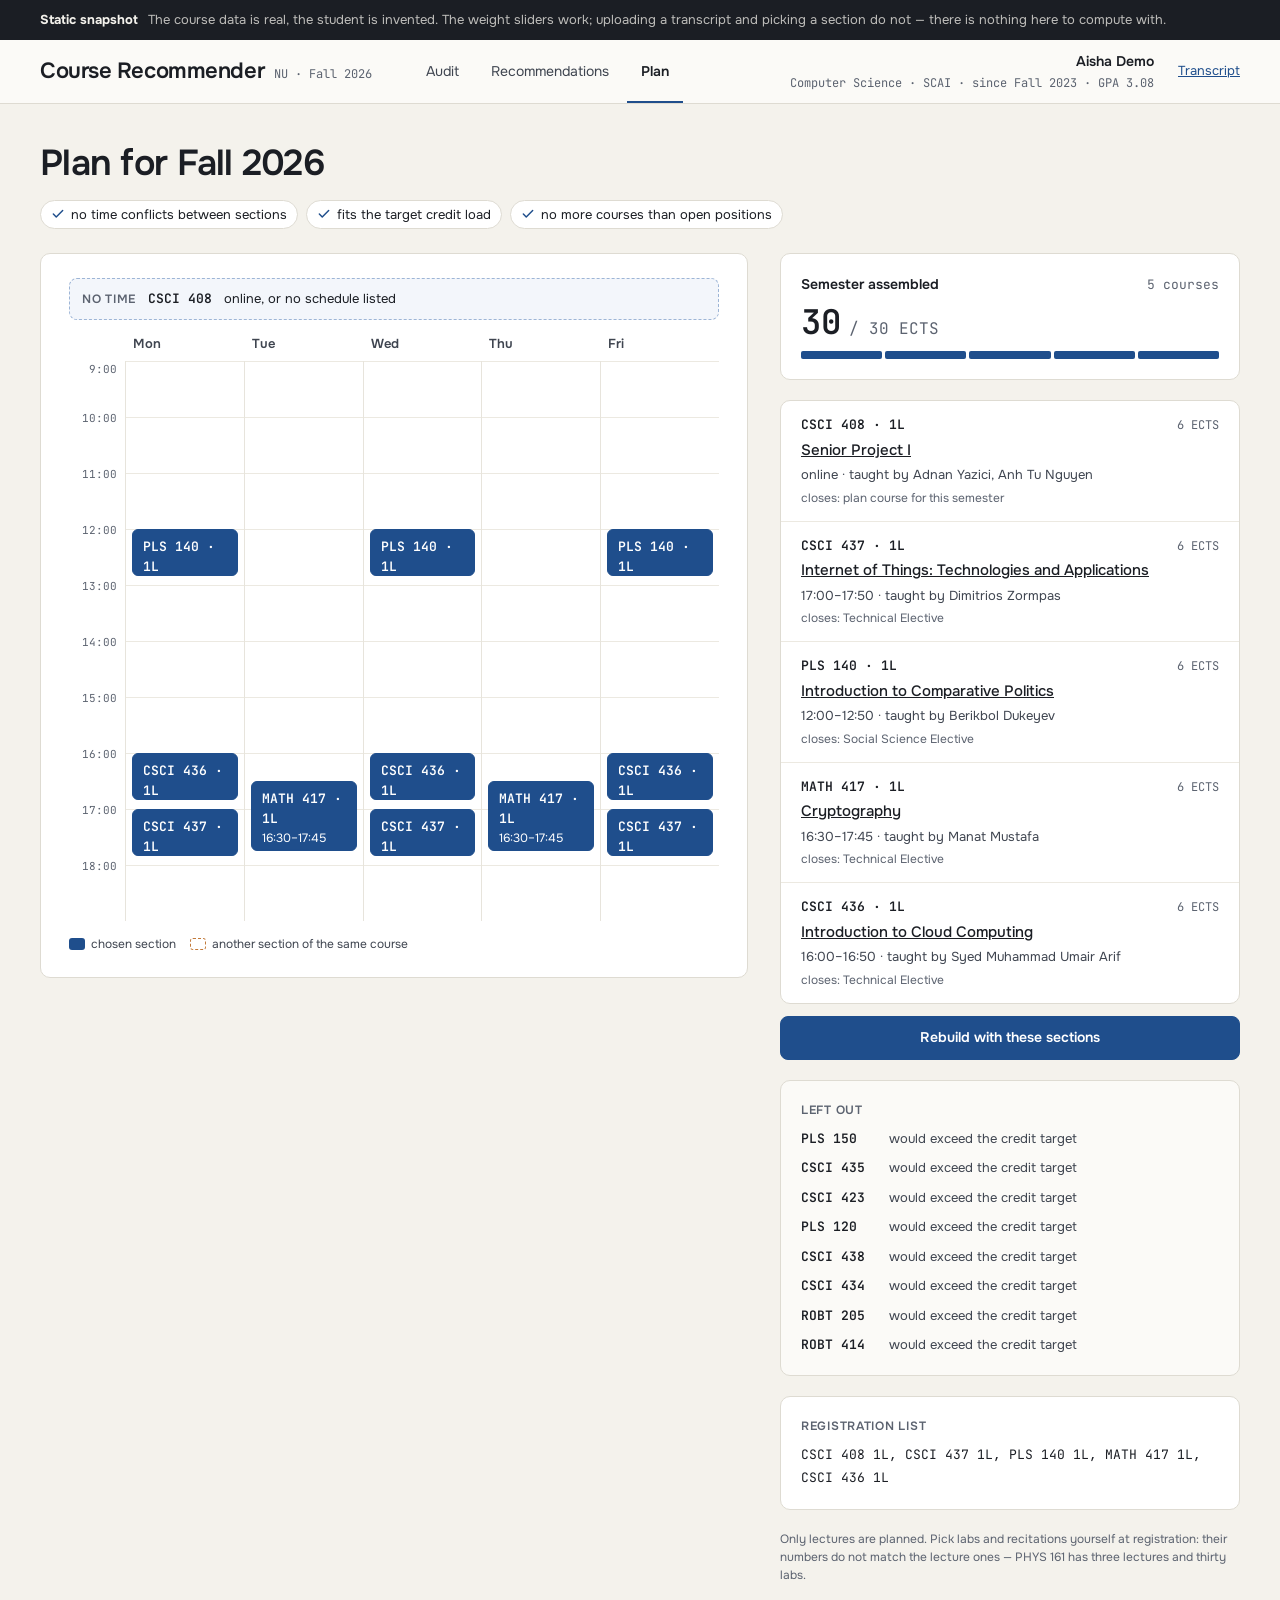
<file: docs/plan.html>
<!doctype html>
<html lang="en">
<head>
<meta charset="utf-8">
<meta name="viewport" content="width=device-width, initial-scale=1">
<title>Semester plan</title>
<link rel="stylesheet" href="https://fonts.googleapis.com/css2?family=JetBrains+Mono:wght@400;500;600&family=Onest:wght@400;500;600;700&display=swap">
<link rel="stylesheet" href="app.css">
</head>
<body>
<div style="padding: 10px 40px; background: #1b1e24; color: #f4f2ec; font-size: 13px;
            font-family: 'Onest', system-ui, sans-serif; display: flex; gap: 10px;
            flex-wrap: wrap; align-items: baseline">
  <strong>Static snapshot</strong>
  <span style="opacity: .75">The course data is real, the student is invented. The weight
  sliders work; uploading a transcript and picking a section do not — there is nothing here
  to compute with.</span>
</div>

<header class="header">
  <div class="header__left">
    <a class="brand" href="upload.html">
      <span class="brand__name">Course Recommender</span>
      <span class="brand__where">NU · Fall 2026</span>
    </a>
    
    <nav class="nav" aria-label="Sections">
      
      <a href="index.html" >Audit</a>
      
      <a href="courses.html" >Recommendations</a>
      
      <a href="plan.html" aria-current="page">Plan</a>
      
    </nav>
    
  </div>

  <div class="header__right">
    
    <div class="student">
      <span class="student__name">Aisha Demo</span>
      <span class="student__facts">Computer Science · SCAI · since Fall 2023 · GPA 3.08</span>
    </div>
    
    <a href="upload.html" style="font-size: 13px">Transcript</a>
  </div>
</header>


<div class="page">

  <div class="page__head">
    <div class="stack" style="gap: 10px">
      <h1>Plan for Fall 2026</h1>
      <div class="checks">
        
        <span class="check-pill">
          <svg width="14" height="14" viewBox="0 0 24 24" fill="none" stroke="var(--blue)" stroke-width="2.5" stroke-linecap="round" stroke-linejoin="round" aria-hidden="true"><path d="M20 6 9 17l-5-5"></path></svg>
          no time conflicts between sections
        </span>
        
        <span class="check-pill">
          <svg width="14" height="14" viewBox="0 0 24 24" fill="none" stroke="var(--blue)" stroke-width="2.5" stroke-linecap="round" stroke-linejoin="round" aria-hidden="true"><path d="M20 6 9 17l-5-5"></path></svg>
          fits the target credit load
        </span>
        
        <span class="check-pill">
          <svg width="14" height="14" viewBox="0 0 24 24" fill="none" stroke="var(--blue)" stroke-width="2.5" stroke-linecap="round" stroke-linejoin="round" aria-hidden="true"><path d="M20 6 9 17l-5-5"></path></svg>
          no more courses than open positions
        </span>
        
      </div>
    </div>
  </div>

  <div class="layout">

    <section class="card" style="flex-grow: 1; min-width: 0; display: flex; flex-direction: column; gap: 14px" aria-label="Week">
      
      <div class="offline">
        <span class="label">No time</span>
        <span class="mono" style="font-weight: 600">CSCI 408</span>
        <span>online, or no schedule listed</span>
      </div>
      

      <div class="week">
        <span></span>
        
        <span class="week__day">Mon</span>
        
        <span class="week__day">Tue</span>
        
        <span class="week__day">Wed</span>
        
        <span class="week__day">Thu</span>
        
        <span class="week__day">Fri</span>
        

        <div class="week__hours" style="height: 560px">
          
          <span class="week__hour" style="top: 0px">9:00</span>
          
          <span class="week__hour" style="top: 49px">10:00</span>
          
          <span class="week__hour" style="top: 105px">11:00</span>
          
          <span class="week__hour" style="top: 161px">12:00</span>
          
          <span class="week__hour" style="top: 217px">13:00</span>
          
          <span class="week__hour" style="top: 273px">14:00</span>
          
          <span class="week__hour" style="top: 329px">15:00</span>
          
          <span class="week__hour" style="top: 385px">16:00</span>
          
          <span class="week__hour" style="top: 441px">17:00</span>
          
          <span class="week__hour" style="top: 497px">18:00</span>
          
        </div>

        
        <div class="week__column" style="height: 560px">
          
          <div class="class "
               style="top: 448px; height: 47px">
            <span class="class__code">CSCI 437 · 1L</span>
            <span class="class__time">17:00–17:50</span>
            <span class="class__note">Technical Elective</span>
          </div>
          
          <div class="class "
               style="top: 168px; height: 47px">
            <span class="class__code">PLS 140 · 1L</span>
            <span class="class__time">12:00–12:50</span>
            <span class="class__note">Social Science Elective</span>
          </div>
          
          <div class="class "
               style="top: 392px; height: 47px">
            <span class="class__code">CSCI 436 · 1L</span>
            <span class="class__time">16:00–16:50</span>
            <span class="class__note">Technical Elective</span>
          </div>
          
        </div>
        
        <div class="week__column" style="height: 560px">
          
          <div class="class "
               style="top: 420px; height: 70px">
            <span class="class__code">MATH 417 · 1L</span>
            <span class="class__time">16:30–17:45</span>
            <span class="class__note">Technical Elective</span>
          </div>
          
        </div>
        
        <div class="week__column" style="height: 560px">
          
          <div class="class "
               style="top: 448px; height: 47px">
            <span class="class__code">CSCI 437 · 1L</span>
            <span class="class__time">17:00–17:50</span>
            <span class="class__note">Technical Elective</span>
          </div>
          
          <div class="class "
               style="top: 168px; height: 47px">
            <span class="class__code">PLS 140 · 1L</span>
            <span class="class__time">12:00–12:50</span>
            <span class="class__note">Social Science Elective</span>
          </div>
          
          <div class="class "
               style="top: 392px; height: 47px">
            <span class="class__code">CSCI 436 · 1L</span>
            <span class="class__time">16:00–16:50</span>
            <span class="class__note">Technical Elective</span>
          </div>
          
        </div>
        
        <div class="week__column" style="height: 560px">
          
          <div class="class "
               style="top: 420px; height: 70px">
            <span class="class__code">MATH 417 · 1L</span>
            <span class="class__time">16:30–17:45</span>
            <span class="class__note">Technical Elective</span>
          </div>
          
        </div>
        
        <div class="week__column" style="height: 560px">
          
          <div class="class "
               style="top: 448px; height: 47px">
            <span class="class__code">CSCI 437 · 1L</span>
            <span class="class__time">17:00–17:50</span>
            <span class="class__note">Technical Elective</span>
          </div>
          
          <div class="class "
               style="top: 168px; height: 47px">
            <span class="class__code">PLS 140 · 1L</span>
            <span class="class__time">12:00–12:50</span>
            <span class="class__note">Social Science Elective</span>
          </div>
          
          <div class="class "
               style="top: 392px; height: 47px">
            <span class="class__code">CSCI 436 · 1L</span>
            <span class="class__time">16:00–16:50</span>
            <span class="class__note">Technical Elective</span>
          </div>
          
        </div>
        
      </div>

      <div class="legend">
        <span><span class="swatch" style="background: var(--blue)"></span>chosen section</span>
        <span><span class="swatch" style="border: 1.5px dashed #c27a3a"></span>another section of the same course</span>
      </div>
    </section>

    <aside class="sidebar" style="width: 460px">

      <section class="card" style="display: flex; flex-direction: column; gap: 10px">
        <div style="display: flex; justify-content: space-between; align-items: baseline">
          <span style="font-size: 14px; font-weight: 600">Semester assembled</span>
          <span class="mono muted" style="font-size: 13px">5 courses</span>
        </div>
        <div style="display: flex; align-items: baseline; gap: 8px">
          <span class="stat stat--l">30</span>
          <span class="mono muted" style="font-size: 16px">/ 30 ECTS</span>
        </div>
        
        <div class="segments" style="grid-template-columns: repeat(5, minmax(0, 1fr))">
          <span></span><span></span><span></span><span></span><span></span>
        </div>
        
        
      </section>

      <form method="get" action="#">
        <section class="card" style="padding: 0">
          <div class="plan__items">
            
            <div class="plan__item">
              <div class="plan__top">
                <span class="mono" style="font-size: 13px; font-weight: 600">CSCI 408 · 1L</span>
                <span class="mono muted" style="font-size: 12px">6 ECTS</span>
              </div>
              <a href="course.html" style="font-size: 15px; font-weight: 500; color: inherit">Senior Project I</a>
              <span style="font-size: 13px; color: var(--ink-2)">
                online · taught by Adnan Yazici, Anh Tu Nguyen
              </span>
              <span class="muted" style="font-size: 12px">closes: plan course for this semester</span>

              

              

              
            </div>
            
            <div class="plan__item">
              <div class="plan__top">
                <span class="mono" style="font-size: 13px; font-weight: 600">CSCI 437 · 1L</span>
                <span class="mono muted" style="font-size: 12px">6 ECTS</span>
              </div>
              <a href="course.html" style="font-size: 15px; font-weight: 500; color: inherit">Internet of Things: Technologies and Applications</a>
              <span style="font-size: 13px; color: var(--ink-2)">
                17:00–17:50 · taught by Dimitrios Zormpas
              </span>
              <span class="muted" style="font-size: 12px">closes: Technical Elective</span>

              

              

              
            </div>
            
            <div class="plan__item">
              <div class="plan__top">
                <span class="mono" style="font-size: 13px; font-weight: 600">PLS 140 · 1L</span>
                <span class="mono muted" style="font-size: 12px">6 ECTS</span>
              </div>
              <a href="course.html" style="font-size: 15px; font-weight: 500; color: inherit">Introduction to Comparative Politics</a>
              <span style="font-size: 13px; color: var(--ink-2)">
                12:00–12:50 · taught by Berikbol Dukeyev
              </span>
              <span class="muted" style="font-size: 12px">closes: Social Science Elective</span>

              

              

              
            </div>
            
            <div class="plan__item">
              <div class="plan__top">
                <span class="mono" style="font-size: 13px; font-weight: 600">MATH 417 · 1L</span>
                <span class="mono muted" style="font-size: 12px">6 ECTS</span>
              </div>
              <a href="course.html" style="font-size: 15px; font-weight: 500; color: inherit">Cryptography</a>
              <span style="font-size: 13px; color: var(--ink-2)">
                16:30–17:45 · taught by Manat Mustafa
              </span>
              <span class="muted" style="font-size: 12px">closes: Technical Elective</span>

              

              

              
            </div>
            
            <div class="plan__item">
              <div class="plan__top">
                <span class="mono" style="font-size: 13px; font-weight: 600">CSCI 436 · 1L</span>
                <span class="mono muted" style="font-size: 12px">6 ECTS</span>
              </div>
              <a href="course.html" style="font-size: 15px; font-weight: 500; color: inherit">Introduction to Cloud Computing</a>
              <span style="font-size: 13px; color: var(--ink-2)">
                16:00–16:50 · taught by Syed Muhammad Umair Arif
              </span>
              <span class="muted" style="font-size: 12px">closes: Technical Elective</span>

              

              

              
            </div>
            
          </div>
        </section>
        <button class="button button--primary" type="submit" style="margin-top: 12px; width: 100%">Rebuild with these sections</button>
      </form>

      
      <section class="card card--quiet" style="display: flex; flex-direction: column; gap: 10px">
        <span class="label">Left out</span>
        
        <div style="display: flex; gap: 12px; font-size: 13px">
          <span class="mono" style="font-weight: 600; width: 76px; flex-shrink: 0">PLS 150</span>
          <span style="color: var(--ink-2)">would exceed the credit target</span>
        </div>
        
        <div style="display: flex; gap: 12px; font-size: 13px">
          <span class="mono" style="font-weight: 600; width: 76px; flex-shrink: 0">CSCI 435</span>
          <span style="color: var(--ink-2)">would exceed the credit target</span>
        </div>
        
        <div style="display: flex; gap: 12px; font-size: 13px">
          <span class="mono" style="font-weight: 600; width: 76px; flex-shrink: 0">CSCI 423</span>
          <span style="color: var(--ink-2)">would exceed the credit target</span>
        </div>
        
        <div style="display: flex; gap: 12px; font-size: 13px">
          <span class="mono" style="font-weight: 600; width: 76px; flex-shrink: 0">PLS 120</span>
          <span style="color: var(--ink-2)">would exceed the credit target</span>
        </div>
        
        <div style="display: flex; gap: 12px; font-size: 13px">
          <span class="mono" style="font-weight: 600; width: 76px; flex-shrink: 0">CSCI 438</span>
          <span style="color: var(--ink-2)">would exceed the credit target</span>
        </div>
        
        <div style="display: flex; gap: 12px; font-size: 13px">
          <span class="mono" style="font-weight: 600; width: 76px; flex-shrink: 0">CSCI 434</span>
          <span style="color: var(--ink-2)">would exceed the credit target</span>
        </div>
        
        <div style="display: flex; gap: 12px; font-size: 13px">
          <span class="mono" style="font-weight: 600; width: 76px; flex-shrink: 0">ROBT 205</span>
          <span style="color: var(--ink-2)">would exceed the credit target</span>
        </div>
        
        <div style="display: flex; gap: 12px; font-size: 13px">
          <span class="mono" style="font-weight: 600; width: 76px; flex-shrink: 0">ROBT 414</span>
          <span style="color: var(--ink-2)">would exceed the credit target</span>
        </div>
        
      </section>
      

      
      <section class="card" style="display: flex; flex-direction: column; gap: 8px">
        <span class="label">Registration list</span>
        <code class="mono" style="font-size: 13px; line-height: 1.8">CSCI 408 1L, CSCI 437 1L, PLS 140 1L, MATH 417 1L, CSCI 436 1L</code>
      </section>
      

      <p class="muted" style="margin: 0; font-size: 12px">
        Only lectures are planned. Pick labs and recitations yourself at registration:
        their numbers do not match the lecture ones — PHYS 161 has three lectures and thirty labs.
      </p>

    </aside>
  </div>
</div>


</body>
</html>
</file>
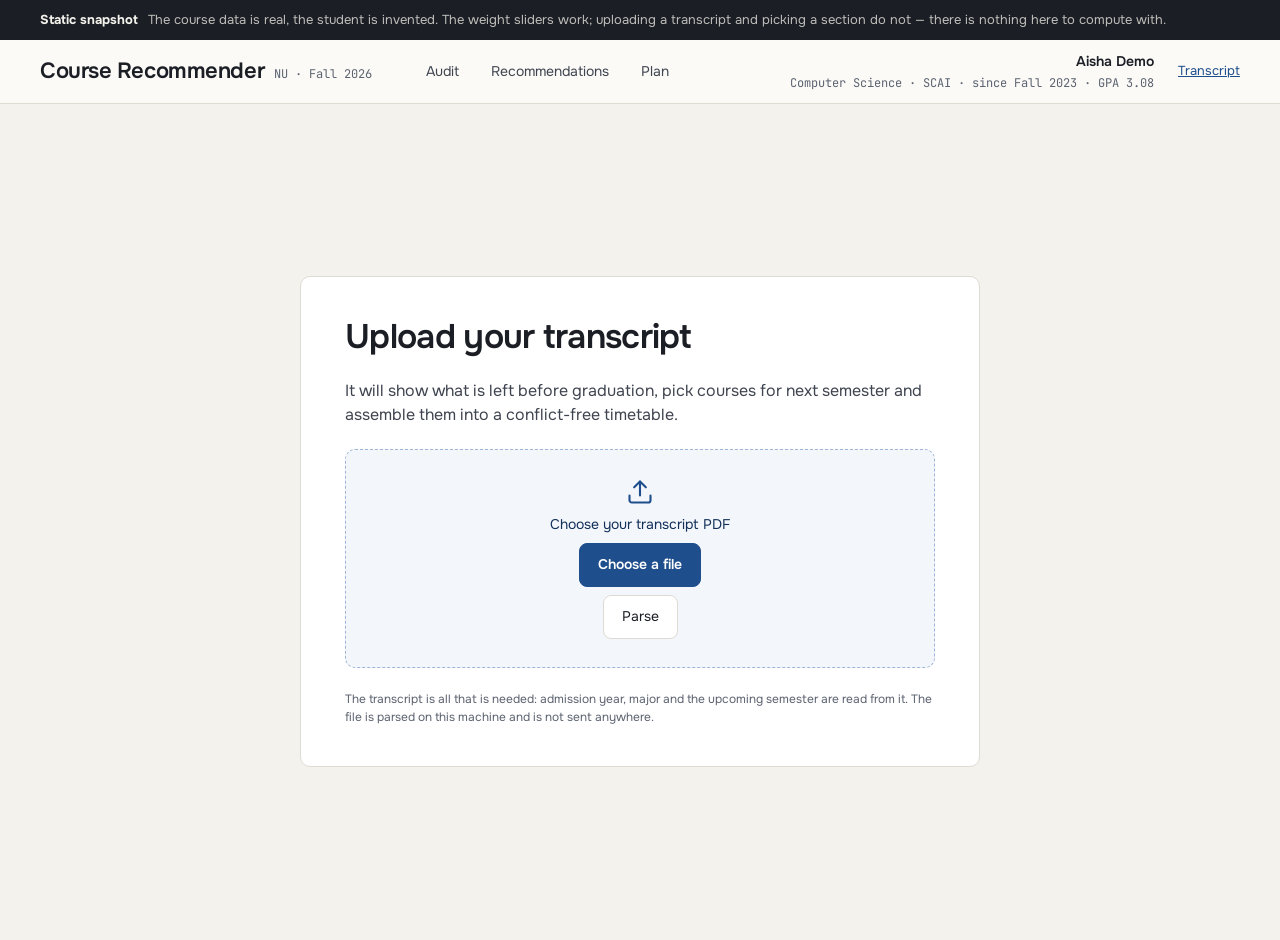
<file: docs/upload.html>
<!doctype html>
<html lang="en">
<head>
<meta charset="utf-8">
<meta name="viewport" content="width=device-width, initial-scale=1">
<title>Upload a transcript</title>
<link rel="stylesheet" href="https://fonts.googleapis.com/css2?family=JetBrains+Mono:wght@400;500;600&family=Onest:wght@400;500;600;700&display=swap">
<link rel="stylesheet" href="app.css">
</head>
<body>
<div style="padding: 10px 40px; background: #1b1e24; color: #f4f2ec; font-size: 13px;
            font-family: 'Onest', system-ui, sans-serif; display: flex; gap: 10px;
            flex-wrap: wrap; align-items: baseline">
  <strong>Static snapshot</strong>
  <span style="opacity: .75">The course data is real, the student is invented. The weight
  sliders work; uploading a transcript and picking a section do not — there is nothing here
  to compute with.</span>
</div>

<header class="header">
  <div class="header__left">
    <a class="brand" href="upload.html">
      <span class="brand__name">Course Recommender</span>
      <span class="brand__where">NU · Fall 2026</span>
    </a>
    
    <nav class="nav" aria-label="Sections">
      
      <a href="index.html" >Audit</a>
      
      <a href="courses.html" >Recommendations</a>
      
      <a href="plan.html" >Plan</a>
      
    </nav>
    
  </div>

  <div class="header__right">
    
    <div class="student">
      <span class="student__name">Aisha Demo</span>
      <span class="student__facts">Computer Science · SCAI · since Fall 2023 · GPA 3.08</span>
    </div>
    
    <a href="upload.html" style="font-size: 13px">Transcript</a>
  </div>
</header>


<div class="page--center">
  <section class="card card--narrow" style="display: flex; flex-direction: column; gap: 22px">

    
    <h1 style="font-size: 34px; line-height: 1.15">Upload your transcript</h1>
    <p style="margin: 0; font-size: 16px; color: var(--ink-2)">It will show what is left before graduation, pick courses for next semester and assemble them into a conflict-free timetable.</p>
    

    <form method="post" action="#" enctype="multipart/form-data">
      <div class="dropzone">
        <svg width="28" height="28" viewBox="0 0 24 24" fill="none" stroke="var(--blue)" stroke-width="1.8" stroke-linecap="round" stroke-linejoin="round" aria-hidden="true">
          <path d="M21 15v4a2 2 0 0 1-2 2H5a2 2 0 0 1-2-2v-4"></path>
          <path d="m17 8-5-5-5 5"></path><path d="M12 3v12"></path>
        </svg>
        <span class="dropzone__hint">Choose your transcript PDF</span>
        <input class="visually-hidden" id="pdf" name="pdf" type="file" accept="application/pdf" required
               onchange="this.form.querySelector('button').textContent = this.files[0] ? this.files[0].name : 'Parse'">
        <label class="button button--primary" for="pdf">Choose a file</label>
        <button class="button" type="submit">Parse</button>
      </div>
    </form>

    <p class="muted" style="margin: 0; font-size: 12px">The transcript is all that is needed: admission year, major and the upcoming semester are read from it. The file is parsed on this machine and is not sent anywhere.</p>
  </section>
</div>


</body>
</html>
</file>
<file: docs/app.css>
/* Дизайн-система.

   Три визуальных регистра, и это главное правило интерфейса: сплошная
   плашка — факт из данных, пунктирная синяя — оценка модели, штриховка
   с курсивом — данных нет. Ноль и среднее вместо неизвестного не
   подставляются нигде, и видно это должно быть без чтения подписи. */

:root {
  --paper: #f4f2ec;
  --surface: #ffffff;
  --raised: #fbfaf7;

  --line: #dedbd2;
  --line-soft: #ece9e1;
  --line-softer: #f1efe9;
  --track: #e7e4dc;

  --ink: #1b1e24;
  --ink-2: #3f4550;
  --ink-3: #5c6370;

  --blue: #1f4e8c;
  --blue-hover: #163a6a;
  --blue-ink: #12305a;
  --blue-bg: #f3f6fb;
  --blue-line: #c9d6ea;

  --red: #a12c2c;
  --red-ink: #7f1d1d;
  --red-bg: #fbeaea;
  --red-line: #e3a5a5;

  --amber-ink: #8a3b06;
  --amber-bg: #fdf1e4;
  --amber-line: #ebc199;

  --radius: 10px;
  --radius-sm: 8px;
  --radius-xs: 6px;

  --ui: "Onest", system-ui, -apple-system, sans-serif;
  --mono: "JetBrains Mono", ui-monospace, "SF Mono", monospace;

  /* Штриховка «данных нет» — один узор на весь интерфейс. */
  --hatch: repeating-linear-gradient(135deg, #e9e6de 0 6px, #f6f5f1 6px 12px);
}

* { box-sizing: border-box; }

body {
  margin: 0;
  background: var(--paper);
  color: var(--ink);
  font-family: var(--ui);
  font-size: 15px;
  line-height: 1.5;
}

a { color: var(--blue); }
a:hover { color: var(--blue-hover); }

h1, h2, h3 { letter-spacing: -0.02em; font-weight: 600; margin: 0; }
h1 { font-size: 36px; }
h2 { font-size: 24px; }
h3 { font-size: 26px; line-height: 1.2; }

.mono { font-family: var(--mono); }
.muted { color: var(--ink-3); }
.dim { color: var(--ink-2); }

/* Мелкий заголовок раздела: капс, разрядка, приглушённый. */
.label {
  font-size: 12px;
  letter-spacing: 0.06em;
  text-transform: uppercase;
  color: var(--ink-3);
  font-weight: 600;
}

/* --- шапка --- */

.header {
  height: 64px;
  display: flex;
  align-items: center;
  justify-content: space-between;
  gap: 40px;
  padding: 0 40px;
  background: var(--raised);
  border-bottom: 1px solid var(--line);
}

.header__left { display: flex; align-items: center; gap: 40px; }
.brand { display: flex; align-items: baseline; gap: 10px; text-decoration: none; color: inherit; }
.brand__name { font-size: 22px; font-weight: 600; letter-spacing: -0.02em; }
.brand__where { font-family: var(--mono); font-size: 12px; color: var(--ink-3); }

.nav { display: flex; gap: 4px; }
.nav a {
  padding: 21px 14px;
  font-size: 14px;
  color: var(--ink-2);
  text-decoration: none;
}
.nav a[aria-current="page"] {
  padding-bottom: 19px;
  font-weight: 600;
  color: var(--ink);
  border-bottom: 2px solid var(--blue);
}

.header__right { display: flex; align-items: center; gap: 24px; }
.student { display: flex; flex-direction: column; align-items: flex-end; gap: 2px; }
.student__name { font-size: 14px; font-weight: 600; }
.student__facts { font-family: var(--mono); font-size: 12px; color: var(--ink-3); }

/* --- раскладка --- */

.page { padding: 32px 40px; display: flex; flex-direction: column; gap: 24px; }
.page--center { min-height: calc(100vh - 64px); display: flex; align-items: center; justify-content: center; padding: 40px; }
.page__head { display: flex; justify-content: space-between; align-items: flex-end; gap: 32px; }
.stack { display: flex; flex-direction: column; gap: 6px; }

.card {
  background: var(--surface);
  border: 1px solid var(--line);
  border-radius: var(--radius);
  padding: 24px 28px;
}
.card--quiet { background: var(--raised); }
.card--narrow { width: 680px; max-width: 100%; padding: 40px 44px; }

/* --- кнопки и поля --- */

.button {
  display: inline-flex;
  align-items: center;
  justify-content: center;
  min-height: 44px;
  padding: 0 18px;
  border: 1px solid var(--line);
  border-radius: var(--radius-sm);
  background: var(--surface);
  color: var(--ink);
  font: inherit;
  font-size: 14px;
  text-decoration: none;
  cursor: pointer;
}
.button:hover { background: var(--raised); }
.button--primary { background: var(--blue); border-color: var(--blue); color: #fff; font-weight: 600; }
.button--primary:hover { background: var(--blue-hover); color: #fff; }
.button--dark { background: var(--ink); border-color: var(--ink); color: #fff; font-weight: 600; }
.button--dark:hover { background: #000; color: #fff; }

.visually-hidden {
  position: absolute;
  width: 1px;
  height: 1px;
  padding: 0;
  overflow: hidden;
  clip: rect(0 0 0 0);
  white-space: nowrap;
  border: 0;
}

/* --- три регистра: факт, оценка, нет данных --- */

.pill {
  display: inline-flex;
  align-items: center;
  gap: 6px;
  padding: 3px 10px;
  border-radius: 999px;
  font-family: var(--mono);
  font-size: 13px;
  font-weight: 600;
}
/* Факт из данных: сплошная граница. */
.pill--fact { border: 1px solid var(--line); background: var(--surface); }
/* Оценка модели: пунктир, синий. Не персональный прогноз. */
.pill--estimate {
  border: 1px dashed var(--blue);
  background: var(--blue-bg);
  color: var(--blue);
  font-weight: 500;
}

/* Данных нет. Ноль или среднее не подставлены. */
.missing {
  padding: 8px 10px;
  border: 1px solid #c9c4b8;
  border-radius: var(--radius-xs);
  background: var(--hatch);
  color: var(--ink-2);
  font-size: 13px;
  font-style: italic;
}
.missing--inline { display: inline-block; padding: 3px 10px; border-radius: 999px; }

/* --- числа и полосы --- */

.stat { font-family: var(--mono); font-weight: 600; line-height: 1; }
.stat--xl { font-size: 40px; }
.stat--l { font-size: 34px; }
.stat--m { font-size: 28px; }

.bar { height: 6px; background: var(--track); border-radius: 3px; overflow: hidden; }
.bar__fill { height: 100%; background: var(--blue); border-radius: 3px; }
.bar--tall { height: 14px; border-radius: 4px; }

/* --- заметки и предупреждения --- */

.notice {
  padding: 12px 16px;
  border: 1px solid var(--line);
  border-radius: var(--radius-sm);
  background: var(--raised);
  font-size: 13px;
  color: var(--ink-2);
}
.notice--blue { background: var(--blue-bg); border-color: var(--blue-line); color: var(--blue-ink); }

.badge {
  display: inline-flex;
  align-items: center;
  gap: 8px;
  padding: 5px 10px;
  border-radius: var(--radius-xs);
  font-size: 13px;
  font-weight: 500;
}
.badge--warn { background: var(--amber-bg); color: var(--amber-ink); border: 1px solid var(--amber-line); }
.badge--error { background: var(--red-bg); color: var(--red-ink); border: 1px solid var(--red-line); }

/* --- загрузка транскрипта --- */

.dropzone {
  display: flex;
  flex-direction: column;
  align-items: center;
  gap: 8px;
  padding: 28px;
  border: 1.5px dashed #9db5d6;
  border-radius: var(--radius);
  background: var(--blue-bg);
  text-align: center;
}
.dropzone__hint { font-size: 14px; color: var(--blue-ink); }

.figures {
  display: grid;
  grid-template-columns: repeat(3, minmax(0, 1fr));
  border: 1px solid var(--line-soft);
  border-radius: var(--radius-sm);
}
.figures > div {
  padding: 14px 16px;
  display: flex;
  flex-direction: column;
  gap: 4px;
  border-right: 1px solid var(--line-soft);
}
.figures > div:last-child { border-right: 0; }
.figures dt { font-size: 12px; color: var(--ink-3); margin: 0; }
.figures dd { margin: 0; font-family: var(--mono); font-size: 22px; font-weight: 600; }
.figures dd.is-problem { color: var(--red); }

.avatar {
  display: inline-flex;
  align-items: center;
  justify-content: center;
  width: 40px;
  height: 40px;
  border-radius: 50%;
  background: var(--red-bg);
  color: var(--red);
  flex-shrink: 0;
}

/* --- состояния позиции программы ---

   Семь состояний, и каждое должно читаться без легенды: закрытая позиция
   залита, непройденная обведена жирно, «не проверена» заштрихована — это
   не «не выполнено», а «мы не знаем». */

.tile {
  min-height: 64px;
  padding: 8px 10px;
  border-radius: var(--radius-xs);
  display: flex;
  flex-direction: column;
  gap: 3px;
  background: var(--surface);
  border: 1px solid var(--line);
}
.tile__name { font-family: var(--mono); font-size: 12px; font-weight: 600; line-height: 1.3; }
.tile__sub { font-size: 11px; line-height: 1.3; }

.tile--closed { background: var(--blue); border-color: var(--blue); color: #fff; }
.tile--missing { border: 1.5px solid var(--ink); }
.tile--retake { background: var(--red-bg); border: 1.5px solid var(--red); color: var(--red-ink); }
.tile--current { border: 1.5px dashed var(--blue); color: var(--blue-ink); }
.tile--open { background: #eaf0f8; border: 1px solid #7f9cc6; color: var(--blue-ink); }
.tile--any { border: 1.5px dashed #8a909b; color: var(--ink-2); }
.tile--unverified {
  background: repeating-linear-gradient(135deg, #e4e0d6 0 6px, #f6f5f1 6px 12px);
  border: 1px solid #b9b4a8;
  color: #2f3440;
}

/* Значок того же состояния — в строках и заголовках. */
.chip {
  flex-shrink: 0;
  padding: 2px 8px;
  border-radius: 4px;
  font-size: 12px;
  border: 1px solid var(--line);
  background: var(--surface);
}
.chip--closed { background: var(--blue); border-color: var(--blue); color: #fff; }
.chip--missing { border: 1.5px solid var(--ink); }
.chip--retake { background: var(--red-bg); border: 1px solid var(--red-line); color: var(--red-ink); }
.chip--current { border: 1.5px dashed var(--blue); color: var(--blue-ink); }
.chip--open { background: #eaf0f8; border: 1px solid #7f9cc6; color: var(--blue-ink); }
.chip--any { border: 1.5px dashed #8a909b; color: var(--ink-2); }
.chip--unverified {
  background: repeating-linear-gradient(135deg, #e4e0d6 0 6px, #f6f5f1 6px 12px);
  border: 1px solid #b9b4a8;
  color: #2f3440;
}

.swatch { width: 16px; height: 12px; border-radius: 3px; flex-shrink: 0; }

/* --- карта программы --- */

.map { display: grid; grid-template-columns: repeat(8, minmax(0, 1fr)); gap: 12px; }
.map__column { display: flex; flex-direction: column; gap: 8px; }
.map__head {
  display: flex;
  flex-direction: column;
  gap: 1px;
  padding-bottom: 6px;
  border-bottom: 1px solid var(--line-soft);
}
.map__name { font-size: 13px; font-weight: 600; }
.map__term { font-family: var(--mono); font-size: 11px; color: var(--ink-3); }

.legend { display: flex; flex-wrap: wrap; gap: 14px; font-size: 12px; color: var(--ink-2); }
.legend span { display: inline-flex; align-items: center; gap: 6px; }

/* --- плитки состояния и колонки --- */

.tiles { display: grid; grid-template-columns: repeat(5, minmax(0, 1fr)); gap: 16px; }
.tiles .tile { min-height: 0; padding: 16px 18px; gap: 4px; }
.tiles .tile .stat { font-size: 28px; }

.columns { display: grid; grid-template-columns: repeat(3, minmax(0, 1fr)); gap: 20px; align-items: start; }

.rows { display: flex; flex-direction: column; gap: 12px; }
.row {
  display: flex;
  flex-direction: column;
  gap: 4px;
  padding-bottom: 10px;
  border-bottom: 1px solid var(--line-softer);
}
.row:last-child { border-bottom: 0; padding-bottom: 0; }
.row__top { display: flex; justify-content: space-between; align-items: center; gap: 10px; }
.row__detail { font-size: 12px; color: var(--ink-2); }

/* --- полоса кредитов --- */

.bar--stack { display: flex; height: 14px; border-radius: 4px; overflow: hidden; background: var(--track); }
.bar--stack span { display: block; height: 100%; }
.bar__earned { background: var(--blue); }
.bar__progress { background: repeating-linear-gradient(135deg, #7f9cc6 0 4px, #d6e1f0 4px 8px); }

/* --- страница рекомендаций --- */

.layout { display: flex; gap: 32px; align-items: flex-start; }
.sidebar { width: 300px; flex-shrink: 0; display: flex; flex-direction: column; gap: 20px; }
.sidebar .card { padding: 20px; }
.main { flex-grow: 1; min-width: 0; display: flex; flex-direction: column; gap: 20px; }

.control { display: flex; flex-direction: column; gap: 6px; }
.control__top { display: flex; justify-content: space-between; align-items: baseline; }
.control label { font-size: 14px; font-weight: 500; }
.control input[type="range"] { width: 100%; accent-color: var(--blue); }
.control__hint { font-size: 12px; color: var(--ink-3); }

.field { display: flex; flex-direction: column; gap: 6px; }
.field select {
  min-height: 40px;
  font: inherit;
  font-size: 14px;
  border: 1px solid var(--line);
  border-radius: var(--radius-sm);
  padding: 0 10px;
  background: var(--surface);
  color: var(--ink);
}
.check { display: flex; gap: 10px; align-items: center; min-height: 32px; font-size: 14px; }
.check input { width: 18px; height: 18px; accent-color: var(--blue); margin: 0; }

/* --- карточка курса --- */

.course { display: flex; flex-direction: column; gap: 18px; }
.course__head { display: flex; justify-content: space-between; gap: 24px; align-items: flex-start; }
.course__meta {
  display: flex;
  gap: 10px;
  align-items: center;
  font-family: var(--mono);
  font-size: 13px;
  color: var(--ink-3);
}
.course__rank { color: var(--ink); font-weight: 600; }
.course__why { margin: 2px 0 0; font-size: 16px; font-weight: 500; color: var(--blue); }
.course__score { flex-shrink: 0; display: flex; flex-direction: column; align-items: flex-end; gap: 4px; }
.course__score .stat { font-size: 36px; }

.components { display: grid; grid-template-columns: repeat(4, minmax(0, 1fr)); gap: 20px; }
.component { display: flex; flex-direction: column; gap: 6px; }
.component__top { display: flex; justify-content: space-between; font-size: 12px; color: var(--ink-3); }
.component--muted .bar__fill { background: var(--ink-3); }
.bar--hatch { background: repeating-linear-gradient(135deg, #d8d4c9 0 4px, #f1efe9 4px 8px); }

.evidence {
  display: grid;
  grid-template-columns: repeat(3, minmax(0, 1fr));
  border-top: 1px solid var(--line-soft);
  padding-top: 18px;
}
.evidence > div { display: flex; flex-direction: column; gap: 12px; padding: 0 24px; }
.evidence > div:first-child { padding-left: 0; border-right: 1px solid var(--line-soft); }
.evidence > div:nth-child(2) { border-right: 1px solid var(--line-soft); }
.evidence > div:last-child { padding-right: 0; }

.spectrum { display: flex; height: 10px; border-radius: 3px; overflow: hidden; }
.spectrum span { display: block; height: 100%; }
.spectrum__a { background: var(--blue); }
.spectrum__b { background: #5b82b8; }
.spectrum__c { background: #afc3de; }
.spectrum__bad { background: #c2410c; }

.course__foot {
  display: flex;
  justify-content: space-between;
  align-items: center;
  gap: 16px;
  border-top: 1px solid var(--line-soft);
  padding-top: 16px;
  font-size: 14px;
}
.tags { display: flex; flex-wrap: wrap; gap: 8px; }

/* --- недельная сетка --- */

.week { display: grid; grid-template-columns: 56px repeat(5, minmax(0, 1fr)); }
.week__day { padding: 0 0 8px 8px; font-size: 13px; font-weight: 600; color: var(--ink-2); }
.week__hours { position: relative; }
.week__hour {
  position: absolute;
  right: 8px;
  font-family: var(--mono);
  font-size: 11px;
  color: var(--ink-3);
}
.week__column {
  position: relative;
  border-left: 1px solid var(--track);
  background: repeating-linear-gradient(to bottom, var(--line-soft) 0 1px, transparent 1px 56px);
}

.class {
  position: absolute;
  left: 6px;
  right: 6px;
  padding: 7px 10px;
  border-radius: var(--radius-xs);
  display: flex;
  flex-direction: column;
  gap: 1px;
  overflow: hidden;
  background: var(--blue);
  border: 1px solid var(--blue);
  color: #fff;
}
.class--other {
  background: transparent;
  border: 1.5px dashed #c27a3a;
  color: #8a4a12;
}
.class__code { font-family: var(--mono); font-size: 13px; font-weight: 600; }
.class__time { font-size: 12px; }
.class__note { font-size: 11px; opacity: 0.9; }

.offline {
  display: flex;
  align-items: center;
  gap: 12px;
  padding: 10px 12px;
  border: 1px dashed #9db5d6;
  border-radius: var(--radius-sm);
  background: var(--blue-bg);
  font-size: 13px;
}

/* --- сводка плана --- */

.segments { display: grid; gap: 3px; height: 8px; }
.segments span { background: var(--blue); border-radius: 2px; }

.plan__items { display: flex; flex-direction: column; }
.plan__item {
  padding: 14px 20px;
  border-bottom: 1px solid var(--line-soft);
  display: flex;
  flex-direction: column;
  gap: 4px;
}
.plan__item:last-child { border-bottom: 0; }
.plan__top { display: flex; justify-content: space-between; align-items: baseline; gap: 12px; }

.checks { display: flex; flex-wrap: wrap; gap: 8px; }
.check-pill {
  display: inline-flex;
  align-items: center;
  gap: 6px;
  padding: 4px 10px;
  border: 1px solid var(--line);
  border-radius: 999px;
  background: var(--surface);
  font-size: 13px;
}

/* --- статистика курса по секциям --- */

.sections { display: flex; flex-direction: column; gap: 6px; }
.sections__head,
.sections__row {
  display: grid;
  grid-template-columns: 70px minmax(0, 1fr) 52px 60px;
  gap: 12px;
  align-items: center;
}
.sections__head {
  padding-bottom: 6px;
  border-bottom: 1px solid var(--line-soft);
  font-size: 11px;
  letter-spacing: 0.06em;
  text-transform: uppercase;
  color: var(--ink-3);
  font-weight: 600;
}
.sections__row { padding: 12px 0; border-bottom: 1px solid var(--line-softer); }
.sections__row--thin { opacity: 0.6; }

.scale { flex-grow: 1; height: 8px; background: #efece5; border-radius: 3px; position: relative; }
.scale__fill { height: 100%; background: var(--blue); border-radius: 3px; }
.scale__marker {
  position: absolute;
  top: -3px;
  width: 2px;
  height: 14px;
  background: var(--ink);
}
</file>
